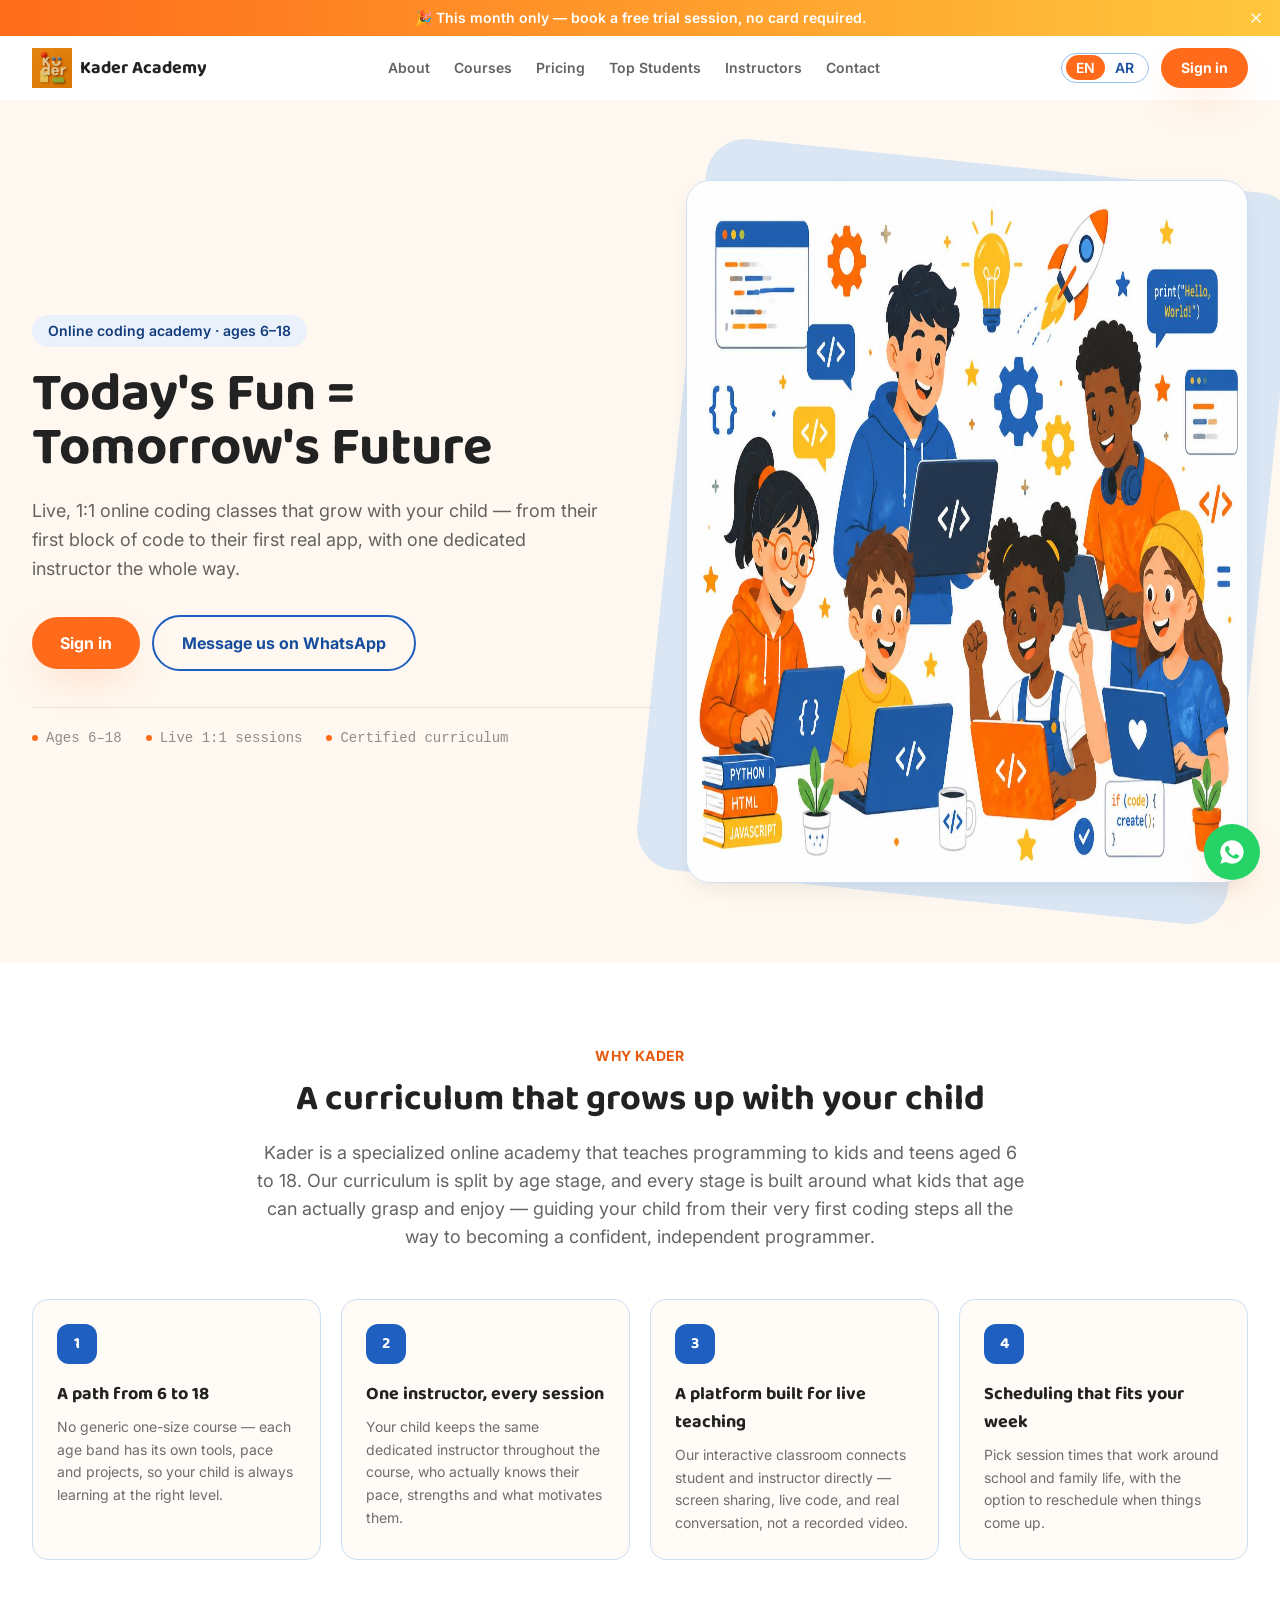
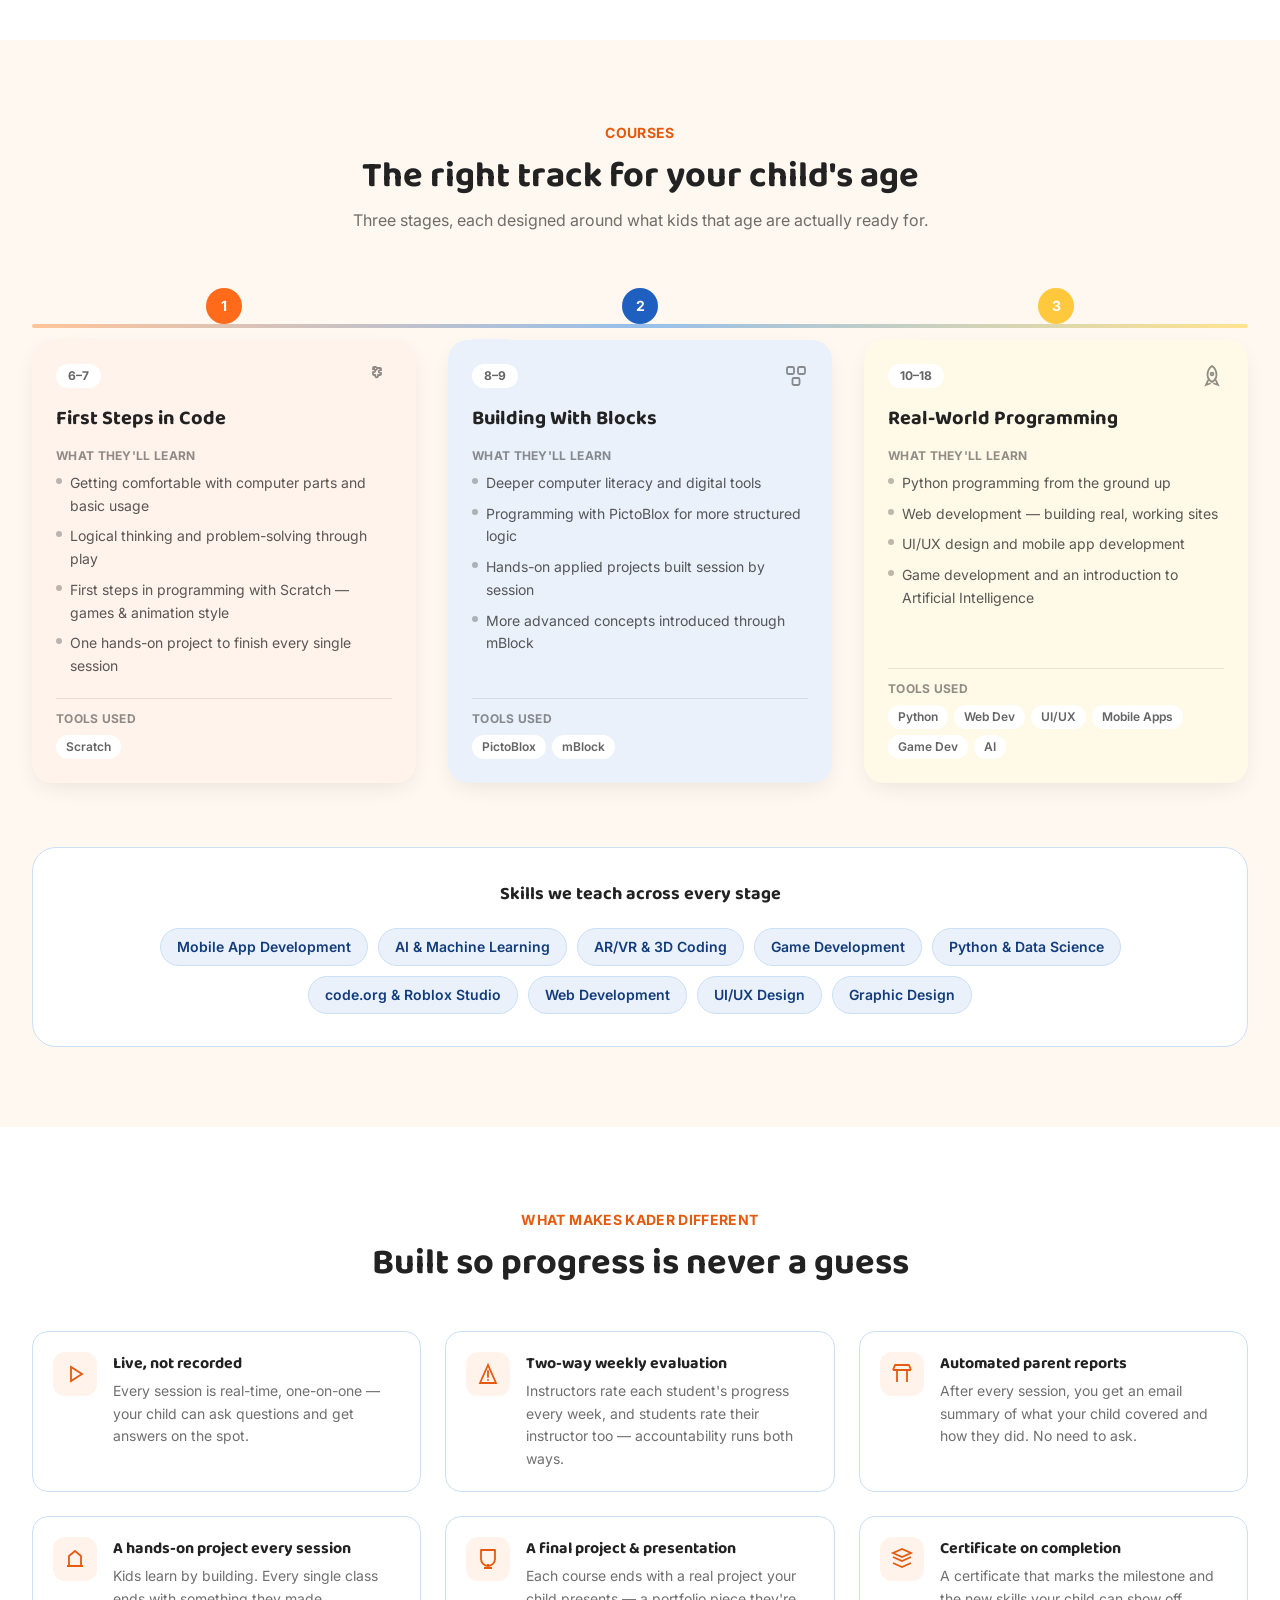
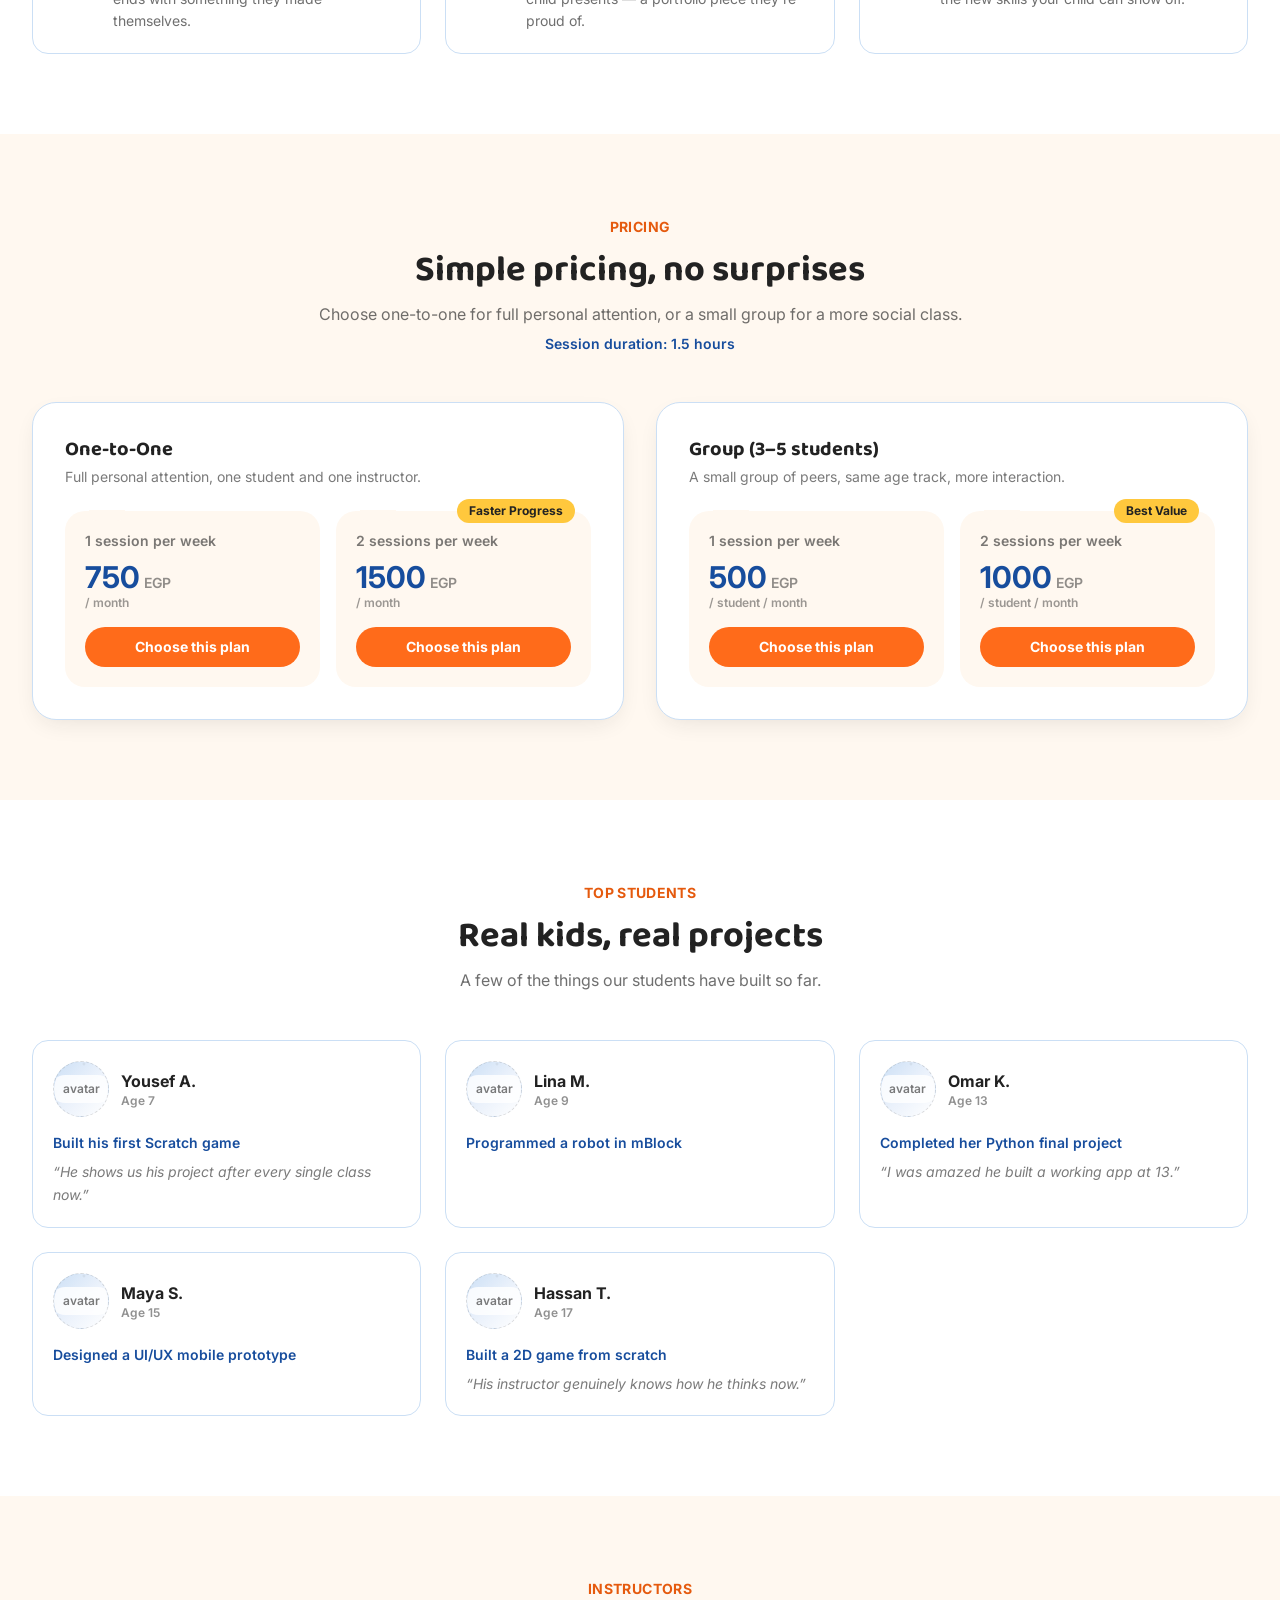
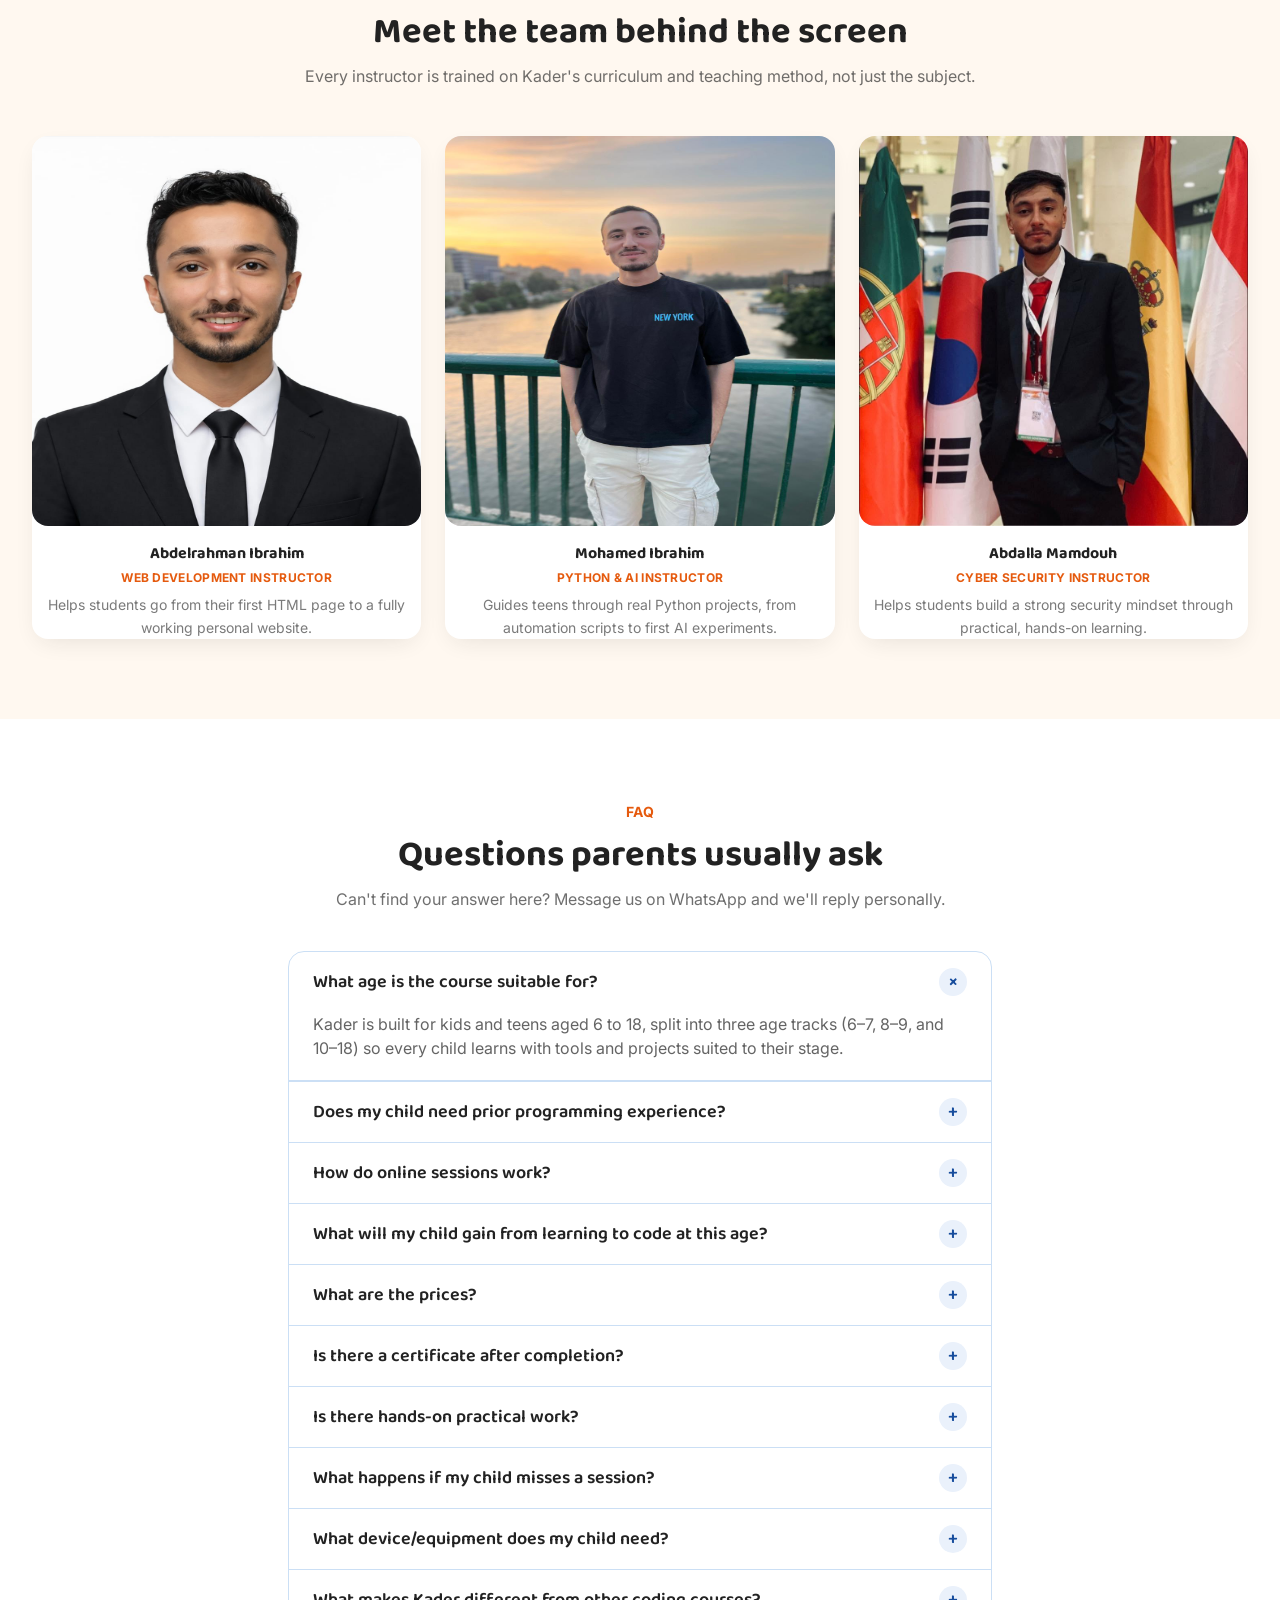
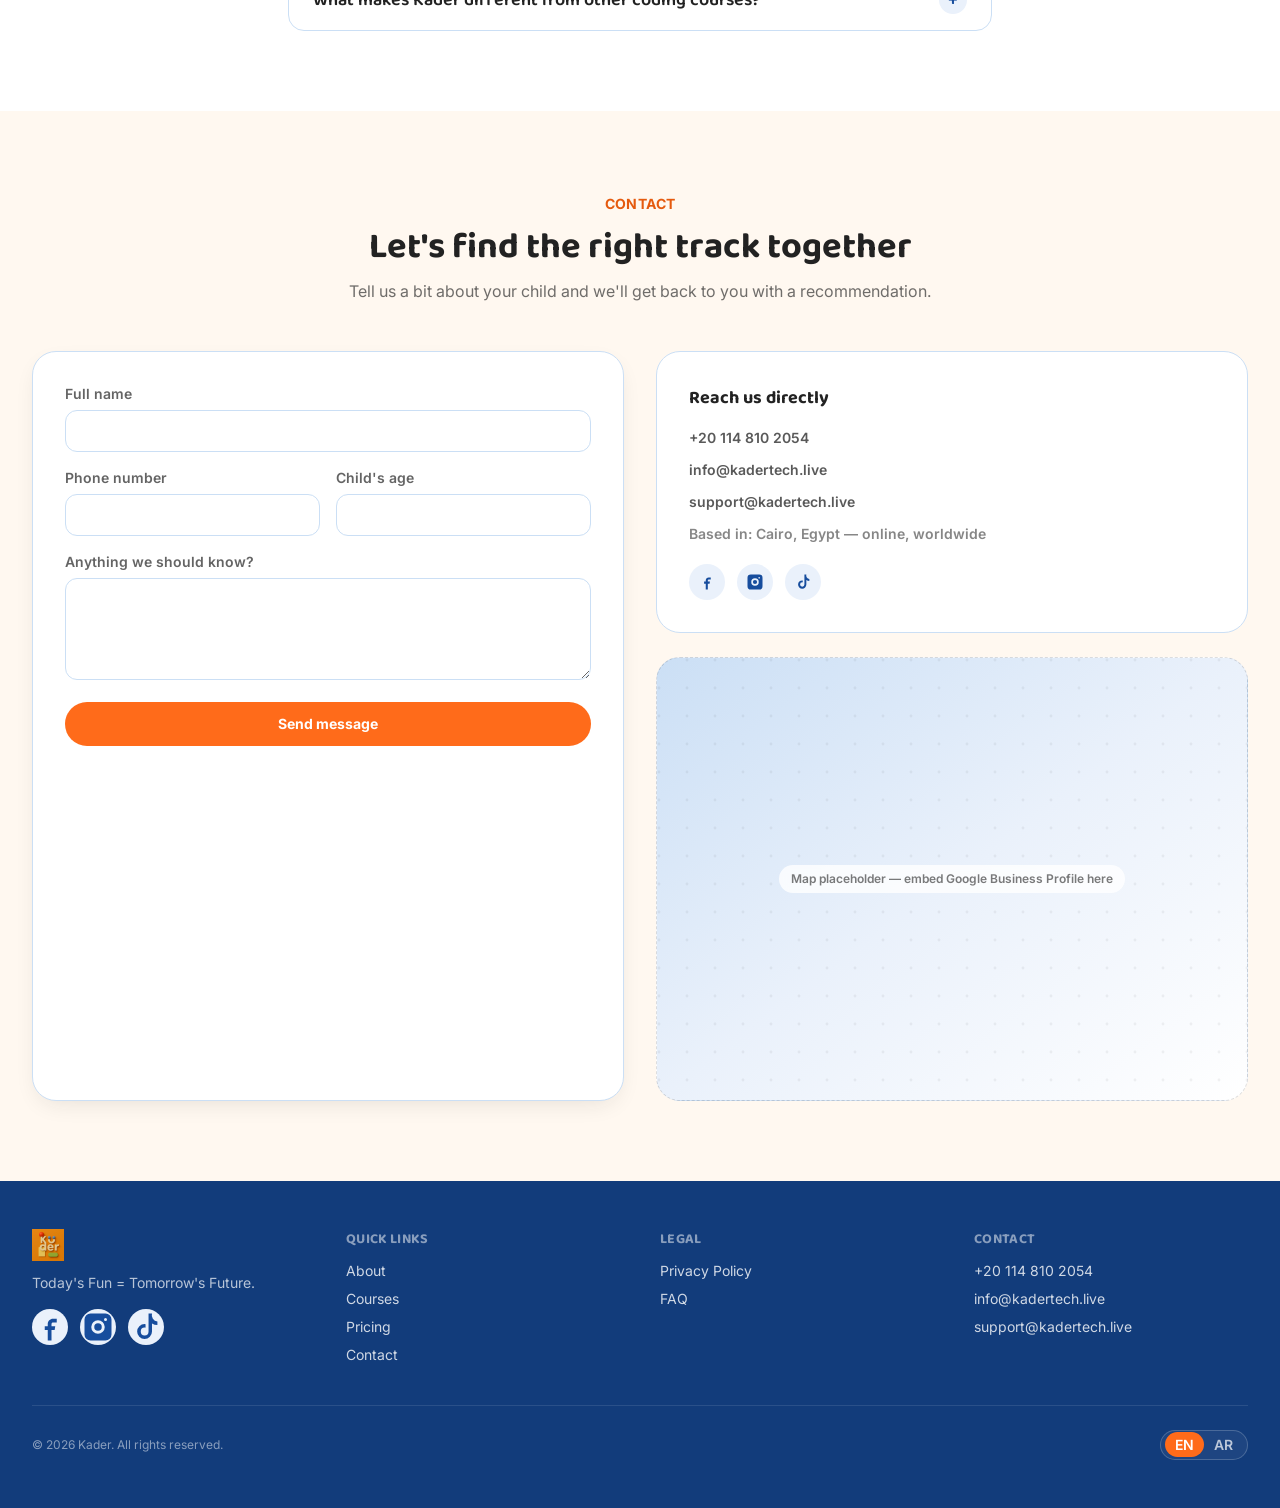
<file: index.html>
<!DOCTYPE html>
<html lang="ar" dir="rtl">
<head>
  <meta charset="UTF-8" />
  <meta name="robots" content="noindex, follow" />
  <!--
    This root file only redirects to the language-specific canonical page.
    robots is set to noindex (not index, follow) so Google doesn't treat
    this as a separate, competing page against /ar and /en — those are
    the canonical pages declared in sitemap.xml and meant to rank.
    The redirect target uses the clean canonical path (/ar or /en) rather
    than the relative .html file, so the URL in the address bar matches
    the canonical tag on the destination page exactly.
  -->
  <meta http-equiv="refresh" content="0; url=/ar" />
  <link rel="canonical" href="https://kadertech.live/ar" />
  <title>Kader Academy — كادر</title>
  <script>
    var saved = localStorage.getItem("kader_locale");
    var preferred = saved === "en" ? "en" : (navigator.language || "").toLowerCase().startsWith("en") ? "en" : "ar";
    window.location.replace("/" + preferred);
  </script>
</head>
<body>
  <p>Redirecting… / جاري التحويل… <a href="/ar">العربية</a> · <a href="/en">English</a></p>
</body>
</html>
</file>
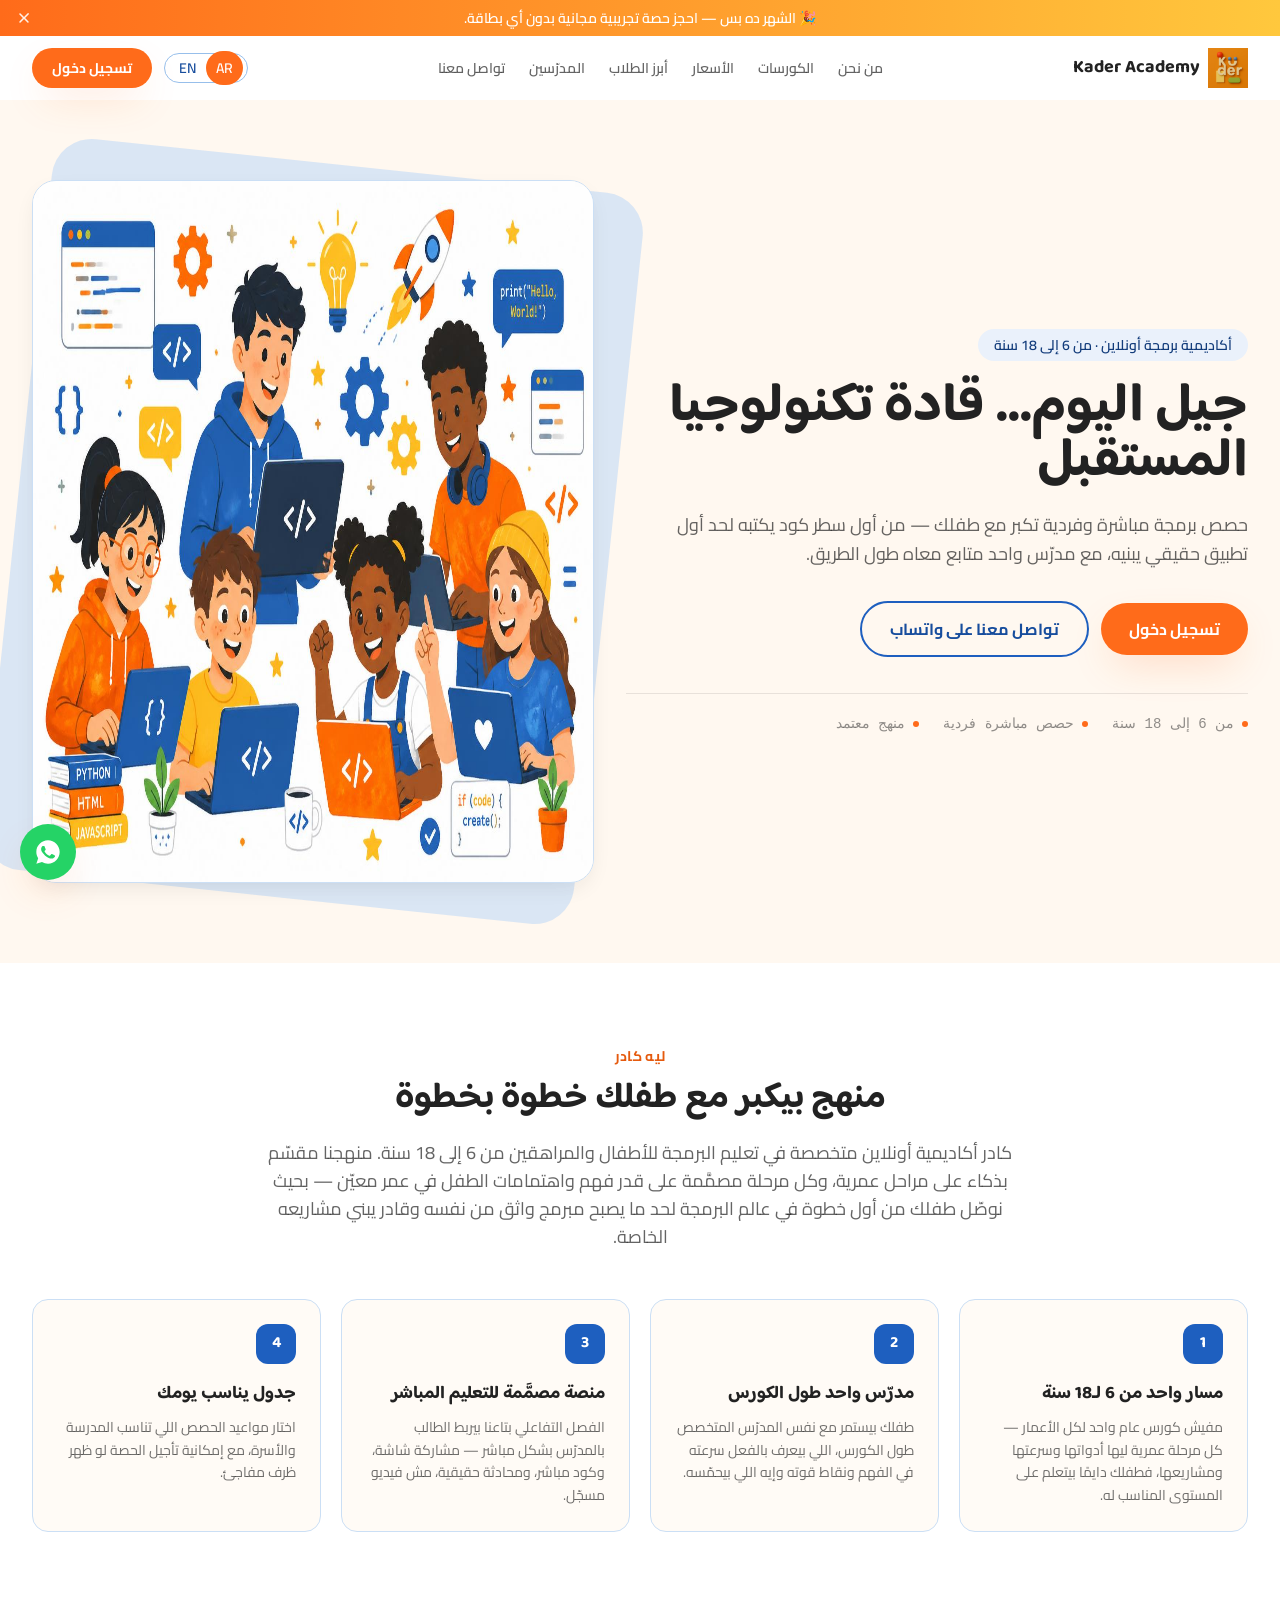
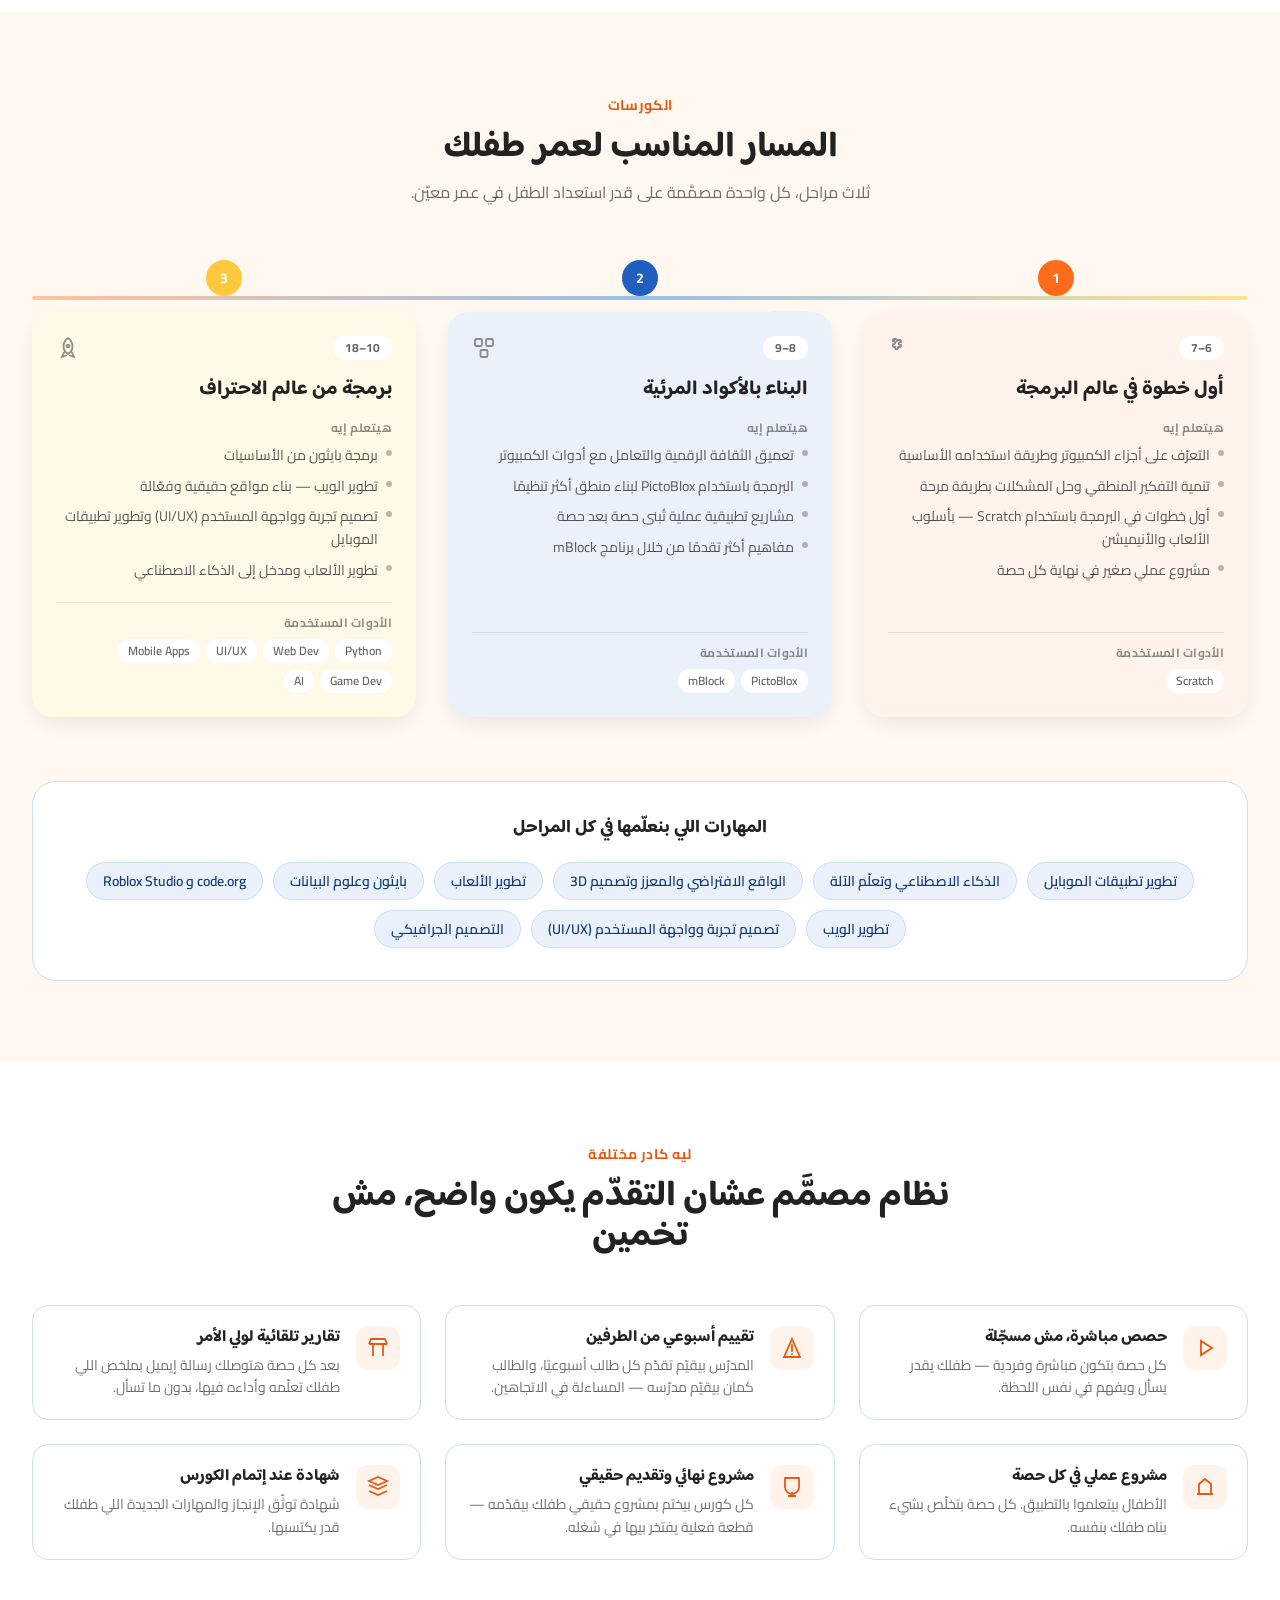
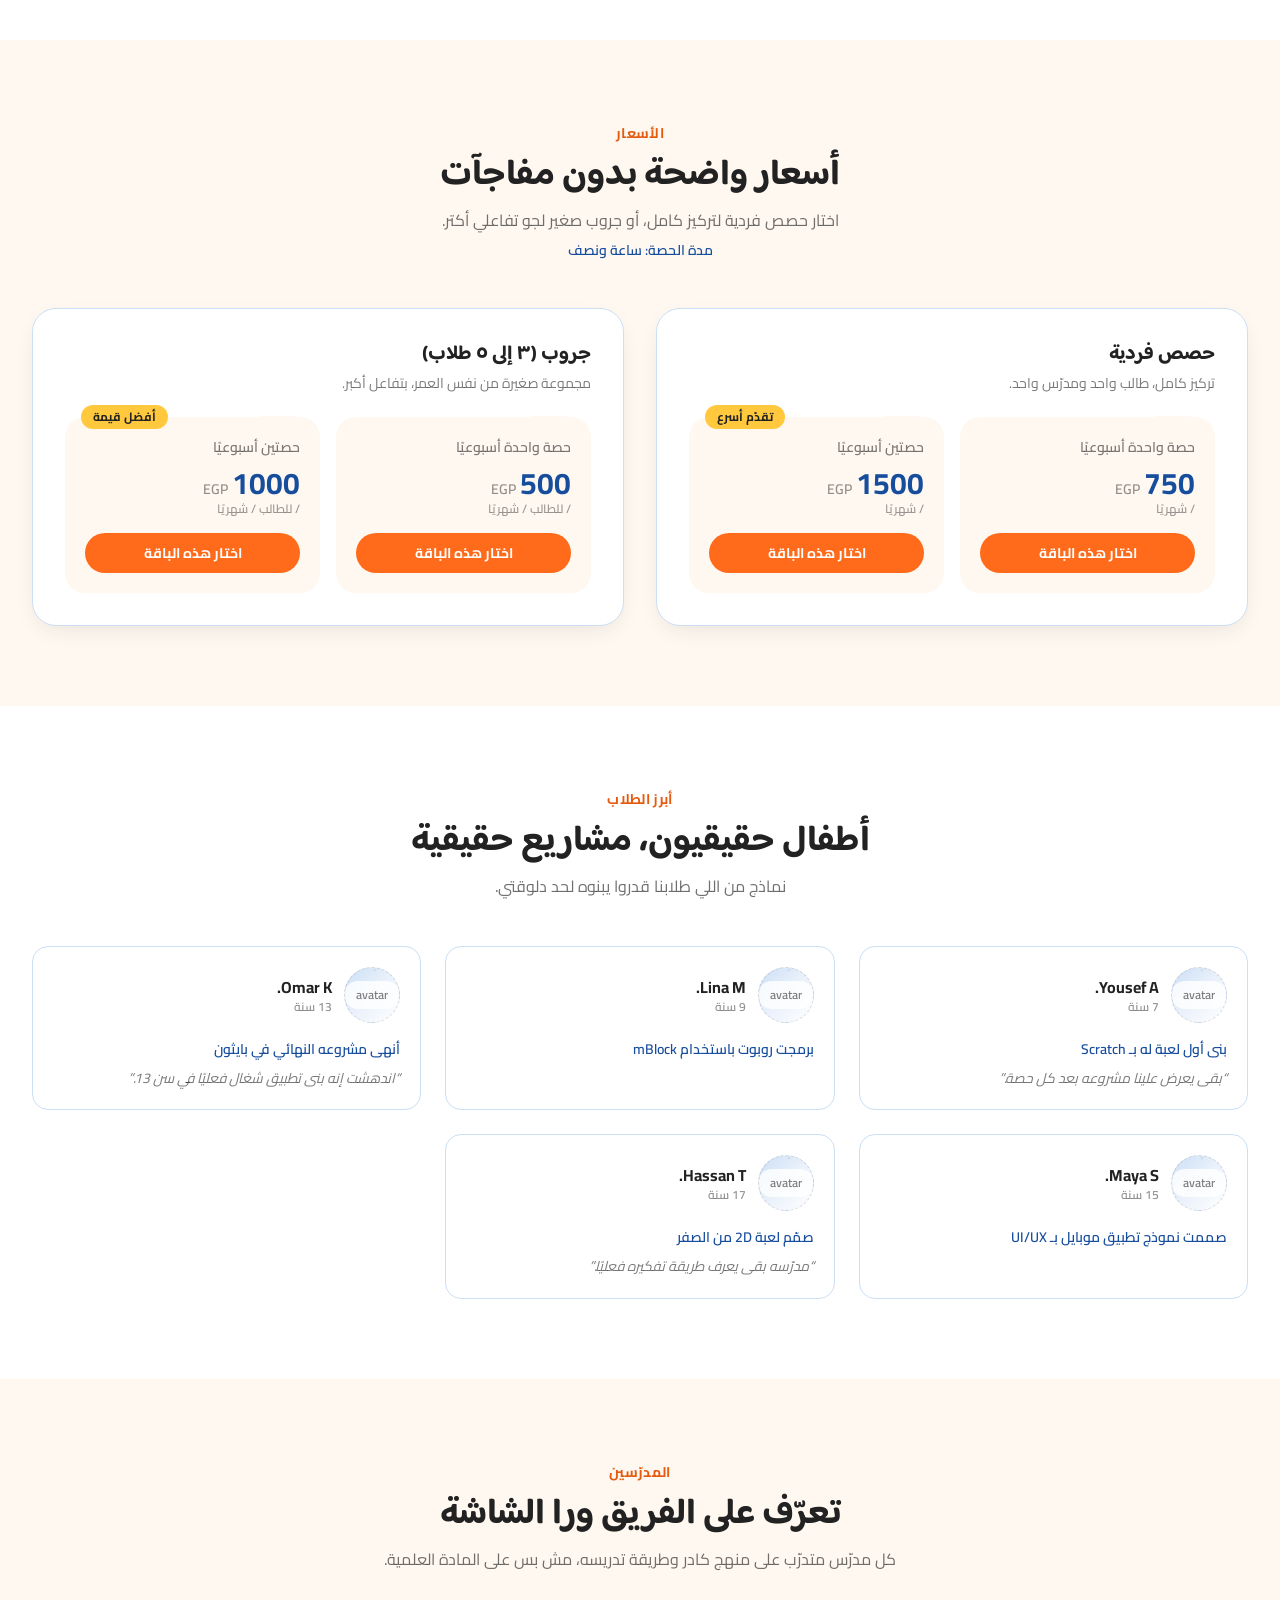
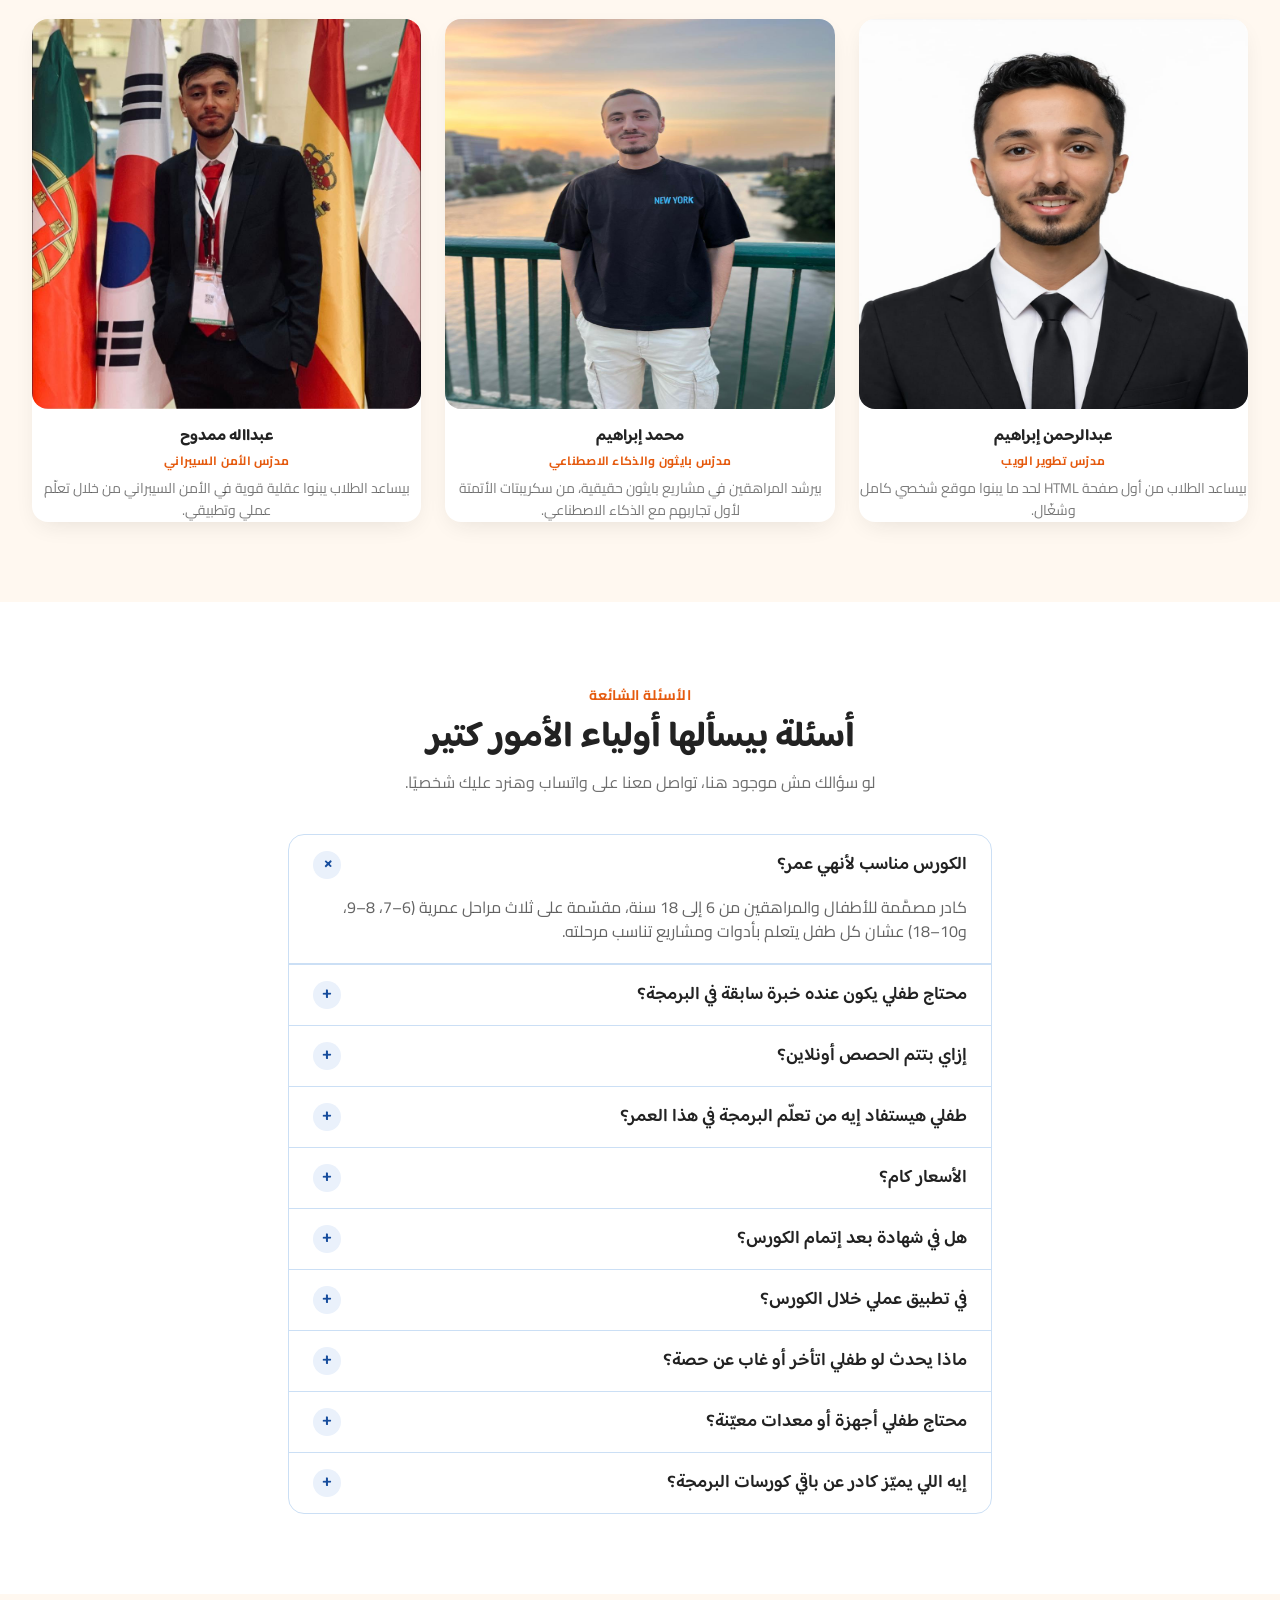
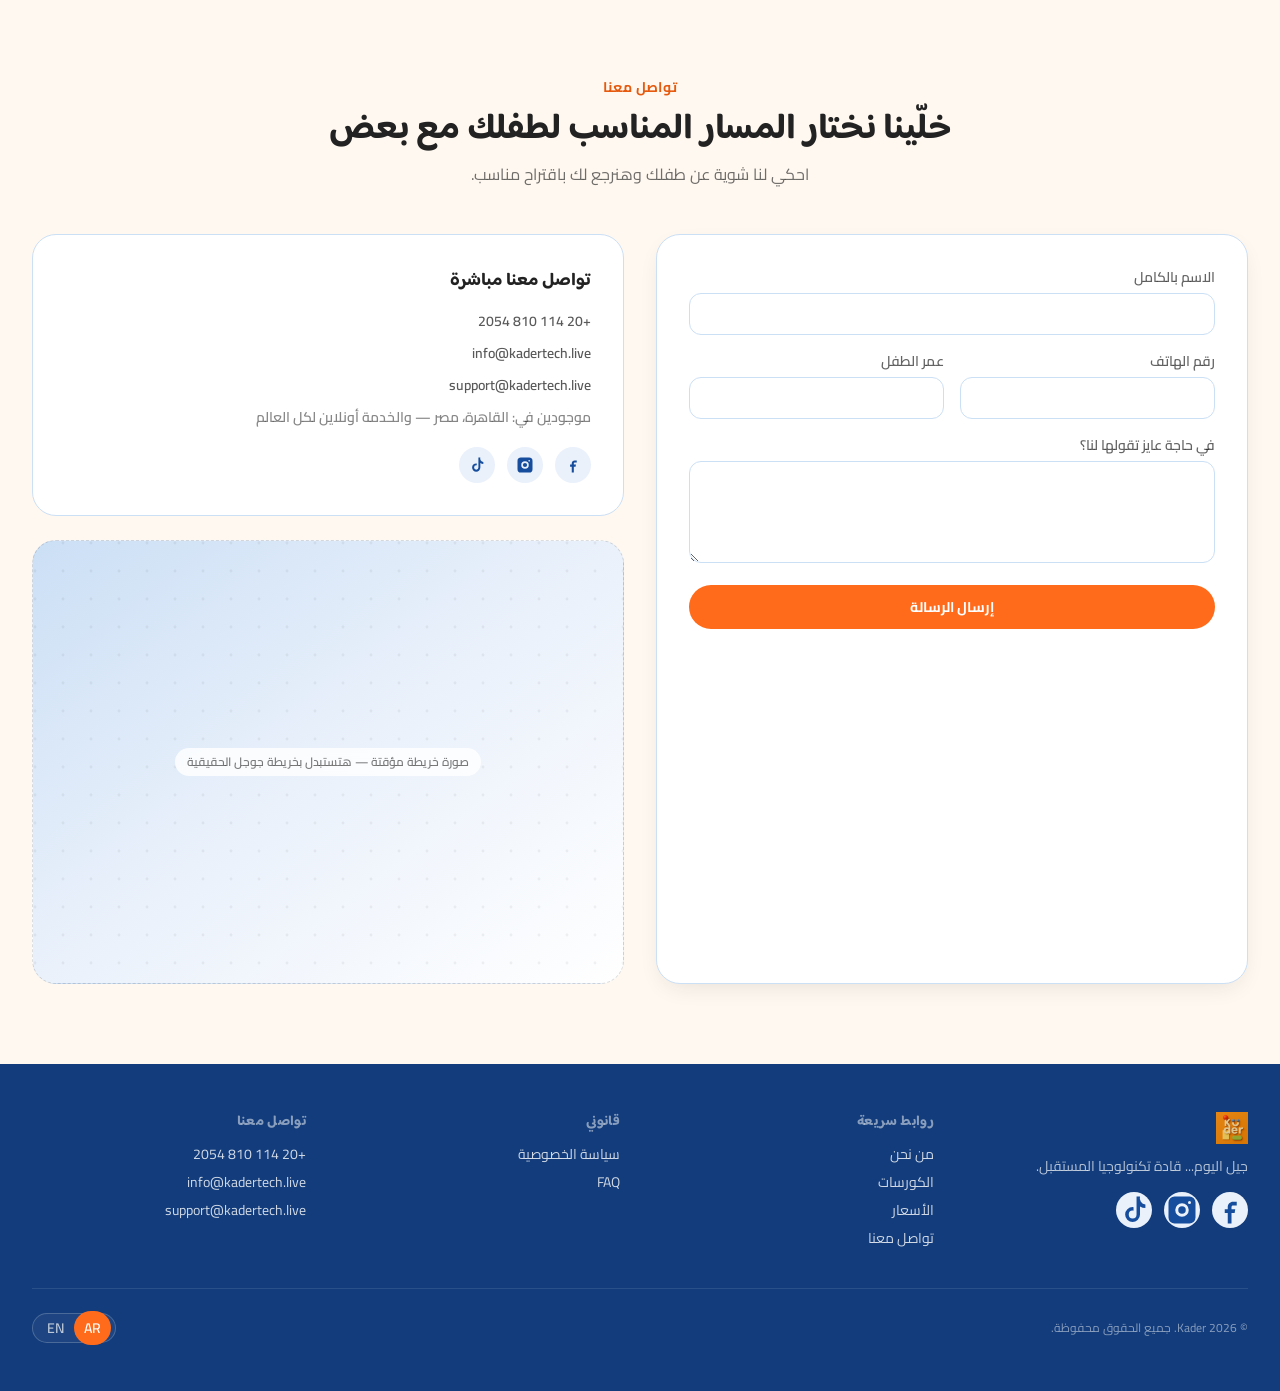
<file: ar/index.html>
<!DOCTYPE html>
<html lang="ar" dir="rtl">
<head>
  <meta charset="UTF-8" />
  <meta name="viewport" content="width=device-width, initial-scale=1" />
  <title>كادر — حصص برمجة مباشرة فردية للأطفال والمراهقين (6–18 سنة)</title>
  <meta name="description" content="كادر أكاديمية أونلاين متخصصة في تعليم البرمجة للأطفال والمراهقين من 6 إلى 18 سنة. حصص مباشرة فردية، ومنهج مبني على عمر طفلك، مع مدرّس واحد يعرف اسمه ويتابع تقدّمه." />

  <meta property="og:title" content="كادر — حصص برمجة مباشرة فردية للأطفال والمراهقين (6–18 سنة)" />
  <meta property="og:description" content="كادر أكاديمية أونلاين متخصصة في تعليم البرمجة للأطفال والمراهقين من 6 إلى 18 سنة. حصص مباشرة فردية، ومنهج مبني على عمر طفلك، مع مدرّس واحد يعرف اسمه ويتابع تقدّمه." />
  <meta property="og:type" content="website" />
  <meta property="og:url" content="https://kadertech.live/ar" />
  <meta property="og:site_name" content="Kader Academy" />
  <meta property="og:image" content="https://kadertech.live/assets/img/og-cover.jpg" />
  <meta property="og:image:width" content="1200" />
  <meta property="og:image:height" content="630" />
  <meta property="og:locale" content="ar_EG" />
  <meta property="og:locale:alternate" content="en_US" />

  <meta name="twitter:card" content="summary_large_image" />
  <meta name="twitter:title" content="كادر — حصص برمجة مباشرة فردية للأطفال والمراهقين (6–18 سنة)" />
  <meta name="twitter:description" content="كادر أكاديمية أونلاين متخصصة في تعليم البرمجة للأطفال والمراهقين من 6 إلى 18 سنة." />
  <meta name="twitter:image" content="https://kadertech.live/assets/img/og-cover.jpg" />

  <link rel="canonical" href="https://kadertech.live/ar" />
  <link rel="alternate" hreflang="en" href="https://kadertech.live/en" />
  <link rel="alternate" hreflang="ar" href="https://kadertech.live/ar" />
  <link rel="alternate" hreflang="x-default" href="https://kadertech.live/ar" />

  <link rel="icon" href="../assets/img/favicon.ico" />
  <link rel="apple-touch-icon" href="../assets/img/apple-touch-icon.png" />
  <link rel="manifest" href="../manifest.json" />
  <meta name="theme-color" content="#ff6b35" />
  <link rel="preconnect" href="https://fonts.googleapis.com">
  <link rel="preconnect" href="https://fonts.gstatic.com" crossorigin>
  <link href="https://fonts.googleapis.com/css2?family=Baloo+Bhaijaan+2:wght@600;700&family=Cairo:wght@400;600;700&display=swap" rel="stylesheet">
  <link rel="stylesheet" href="../assets/css/output.css" />

  <script type="application/ld+json">
  {
    "@context": "https://schema.org",
    "@type": "EducationalOrganization",
    "name": "Kader Academy",
    "alternateName": "كادر",
    "url": "https://kadertech.live/ar",
    "logo": "https://kadertech.live/assets/img/logo.jpg",
    "description": "كادر أكاديمية أونلاين متخصصة في تعليم البرمجة للأطفال والمراهقين من 6 إلى 18 سنة، بحصص مباشرة فردية ومنهج مبني على عمر الطفل.",
    "email": "info@kadertech.live",
    "telephone": "+201148102054",
    "areaServed": {
      "@type": "Country",
      "name": "Egypt"
    },
    "sameAs": [
      "https://facebook.com/kadertech",
      "https://instagram.com/kadertechacademy",
      "https://tiktok.com/@kadertechacademy"
    ]
  }
  </script>
  <script type="application/ld+json">
  {
    "@context": "https://schema.org",
    "@graph": [
      {
        "@type": "Course",
        "name": "أول خطوة في عالم البرمجة",
        "description": "التعرّف على أجزاء الكمبيوتر، تنمية التفكير المنطقي، وأول خطوات في البرمجة باستخدام Scratch بأسلوب الألعاب والأنيميشن.",
        "provider": {
          "@type": "EducationalOrganization",
          "name": "Kader Academy",
          "sameAs": "https://kadertech.live/ar"
        },
        "audience": {
          "@type": "EducationalAudience",
          "audienceType": "Children aged 6-7"
        }
      },
      {
        "@type": "Course",
        "name": "البناء بالأكواد المرئية",
        "description": "تعميق الثقافة الرقمية والبرمجة باستخدام PictoBlox وmBlock لبناء منطق أكثر تنظيمًا من خلال مشاريع تطبيقية عملية.",
        "provider": {
          "@type": "EducationalOrganization",
          "name": "Kader Academy",
          "sameAs": "https://kadertech.live/ar"
        },
        "audience": {
          "@type": "EducationalAudience",
          "audienceType": "Children aged 8-9"
        }
      },
      {
        "@type": "Course",
        "name": "برمجة من عالم الاحتراف",
        "description": "برمجة بايثون من الأساسيات، تطوير الويب، تصميم UI/UX وتطبيقات الموبايل، تطوير الألعاب، ومدخل إلى الذكاء الاصطناعي.",
        "provider": {
          "@type": "EducationalOrganization",
          "name": "Kader Academy",
          "sameAs": "https://kadertech.live/ar"
        },
        "audience": {
          "@type": "EducationalAudience",
          "audienceType": "Children and teens aged 10-18"
        }
      }
    ]
  }
  </script>
  <script type="application/ld+json">
  {
    "@context": "https://schema.org",
    "@type": "ContactPoint",
    "telephone": "+20-114-810-2054",
    "email": "support@kadertech.live",
    "contactType": "customer support",
    "areaServed": "EG",
    "availableLanguage": ["Arabic", "English"]
  }
  </script>
</head>
<body class="bg-white font-body text-ink antialiased">
  
  <div id="announcement-banner" class="relative flex items-center justify-center gap-3 bg-gradient-to-r from-primary-500 to-accent-500 px-4 py-2 text-center text-sm font-semibold text-white">
    <p>🎉 الشهر ده بس — احجز حصة تجريبية مجانية بدون أي بطاقة.</p>
    <button data-dismiss-announcement aria-label="إغلاق الإعلان" class="absolute end-3 top-1/2 -translate-y-1/2 rounded-full p-1 text-white/90 hover:bg-white/15">
      <svg viewBox="0 0 20 20" class="h-4 w-4" fill="currentColor" aria-hidden="true"><path d="M4.3 4.3a1 1 0 0 1 1.4 0L10 8.6l4.3-4.3a1 1 0 1 1 1.4 1.4L11.4 10l4.3 4.3a1 1 0 0 1-1.4 1.4L10 11.4l-4.3 4.3a1 1 0 0 1-1.4-1.4L8.6 10 4.3 5.7a1 1 0 0 1 0-1.4Z"/></svg>
    </button>
  </div>
  
  <header id="site-header" class="sticky top-0 z-30 bg-white/95 backdrop-blur transition-shadow">
    <div class="mx-auto flex max-w-7xl items-center justify-between gap-4 px-4 py-3 sm:px-6 lg:px-8">
      <a href="index.html" class="flex items-center gap-2">
        <img src="../assets/img/logo.jpg" alt="كادر" class="h-10 w-auto"  loading="eager" fetchpriority="high" />
        <span class="font-display text-lg font-bold text-ink">Kader Academy</span>
      </a>

      <nav class="hidden items-center gap-6 lg:flex" aria-label="Primary">
        <a href="index.html#about" class="text-sm font-semibold text-ink/70 hover:text-secondary-600">من نحن</a>
<a href="index.html#courses" class="text-sm font-semibold text-ink/70 hover:text-secondary-600">الكورسات</a>
<a href="index.html#pricing" class="text-sm font-semibold text-ink/70 hover:text-secondary-600">الأسعار</a>
<a href="index.html#top-students" class="text-sm font-semibold text-ink/70 hover:text-secondary-600">أبرز الطلاب</a>
<a href="index.html#instructors" class="text-sm font-semibold text-ink/70 hover:text-secondary-600">المدرّسين</a>
<a href="index.html#contact" class="text-sm font-semibold text-ink/70 hover:text-secondary-600">تواصل معنا</a>
      </nav>

      <div class="hidden items-center gap-3 lg:flex">
        <div class="rounded-full border border-secondary-200 bg-white px-1 py-1 text-sm" role="group" aria-label="اللغة"><a href="../en/index.html" data-set-locale="en" class="rounded-full px-2.5 py-1 font-semibold transition-colors text-secondary-600 hover:bg-secondary-50">EN</a><a href="#" aria-current="true" class="rounded-full px-2.5 py-1 font-semibold transition-colors bg-primary-500 text-white">AR</a></div>
        <a href="https://kadertech.live/login" rel="nofollow" class="rounded-full bg-primary-500 px-5 py-2.5 text-sm font-bold text-white shadow-lift transition-transform hover:-translate-y-0.5">
          تسجيل دخول
        </a>
      </div>

      <button id="menu-toggle" aria-label="القائمة" aria-expanded="false" class="flex h-10 w-10 items-center justify-center rounded-lg border border-secondary-100 lg:hidden">
        <span id="menu-icon-open"><svg viewBox="0 0 24 24" class="h-5 w-5" fill="none" stroke="currentColor" stroke-width="2" aria-hidden="true"><path d="M4 7h16M4 12h16M4 17h16" stroke-linecap="round"/></svg></span>
        <span id="menu-icon-close" class="hidden"><svg viewBox="0 0 24 24" class="h-5 w-5" fill="none" stroke="currentColor" stroke-width="2" aria-hidden="true"><path d="M6 6l12 12M18 6 6 18" stroke-linecap="round"/></svg></span>
      </button>
    </div>

    <div id="mobile-menu" class="hidden border-t border-secondary-100 bg-white px-4 py-4 lg:hidden">
      <nav class="flex flex-col gap-3" aria-label="Mobile">
        <a href="index.html#about" class="rounded-lg px-2 py-2 text-sm font-semibold text-ink/80 hover:bg-secondary-50">من نحن</a>
<a href="index.html#courses" class="rounded-lg px-2 py-2 text-sm font-semibold text-ink/80 hover:bg-secondary-50">الكورسات</a>
<a href="index.html#pricing" class="rounded-lg px-2 py-2 text-sm font-semibold text-ink/80 hover:bg-secondary-50">الأسعار</a>
<a href="index.html#top-students" class="rounded-lg px-2 py-2 text-sm font-semibold text-ink/80 hover:bg-secondary-50">أبرز الطلاب</a>
<a href="index.html#instructors" class="rounded-lg px-2 py-2 text-sm font-semibold text-ink/80 hover:bg-secondary-50">المدرّسين</a>
<a href="index.html#contact" class="rounded-lg px-2 py-2 text-sm font-semibold text-ink/80 hover:bg-secondary-50">تواصل معنا</a>
      </nav>
      <div class="mt-4 flex items-center justify-between gap-3">
        <div class="rounded-full border border-secondary-200 bg-white px-1 py-1 text-sm" role="group" aria-label="اللغة"><a href="../en/index.html" data-set-locale="en" class="rounded-full px-2.5 py-1 font-semibold transition-colors text-secondary-600 hover:bg-secondary-50">EN</a><a href="#" aria-current="true" class="rounded-full px-2.5 py-1 font-semibold transition-colors bg-primary-500 text-white">AR</a></div>
        <a href="https://kadertech.live/login" rel="nofollow" class="flex-1 rounded-full bg-primary-500 px-4 py-2.5 text-center text-sm font-bold text-white">
          تسجيل دخول
        </a>
      </div>
    </div>
  </header>
  <main>
    
  <section class="relative overflow-hidden bg-cream">
    <div class="mx-auto grid max-w-7xl items-center gap-10 px-4 py-14 sm:px-6 lg:grid-cols-[1.05fr_0.95fr] lg:gap-8 lg:px-8 lg:py-20">
      <div class="animate-fade-up">
        <span class="inline-flex items-center gap-2 rounded-full bg-secondary-50 px-4 py-1.5 text-sm font-semibold text-secondary-700">
          أكاديمية برمجة أونلاين · من 6 إلى 18 سنة
        </span>
        <h1 class="mt-5 text-4xl font-bold leading-tight text-ink sm:text-5xl lg:text-[3.4rem]">
          جيل اليوم... قادة تكنولوجيا المستقبل
        </h1>
        <p class="mt-5 max-w-xl font-body text-lg leading-relaxed text-ink/70">
          حصص برمجة مباشرة وفردية تكبر مع طفلك — من أول سطر كود يكتبه لحد أول تطبيق حقيقي يبنيه، مع مدرّس واحد متابع معاه طول الطريق.
        </p>

        <div class="mt-8 flex flex-wrap items-center gap-3">
          <a href="https://kadertech.live/login" rel="nofollow" class="rounded-full bg-primary-500 px-7 py-3.5 text-base font-bold text-white shadow-lift transition-transform hover:-translate-y-0.5">
            تسجيل دخول
          </a>
          <a href="https://wa.me/201148102054" target="_blank" rel="noopener noreferrer" class="rounded-full border-2 border-secondary-500 px-7 py-3.5 text-base font-bold text-secondary-600 transition-colors hover:bg-secondary-50">
            تواصل معنا على واتساب
          </a>
        </div>

        <ul class="mt-9 flex flex-wrap gap-x-6 gap-y-2 border-t border-ink/10 pt-5 font-mono text-xs text-ink/50 sm:text-sm">
          <li class="flex items-center gap-2"><span class="h-1.5 w-1.5 rounded-full bg-primary-500" aria-hidden="true"></span>من 6 إلى 18 سنة</li>
<li class="flex items-center gap-2"><span class="h-1.5 w-1.5 rounded-full bg-primary-500" aria-hidden="true"></span>حصص مباشرة فردية</li>
<li class="flex items-center gap-2"><span class="h-1.5 w-1.5 rounded-full bg-primary-500" aria-hidden="true"></span>منهج معتمد</li>
        </ul>
      </div>

      <div class="relative animate-pop lg:justify-self-end">
        <div class="absolute -inset-4 -z-10 rotate-3 rounded-[2.5rem] bg-secondary-100/70 lg:rotate-6" aria-hidden="true"></div>

        <div class="relative w-full max-w-sm overflow-hidden rounded-3xl aspect-[4/5] border border-secondary-100 shadow-soft sm:max-w-md animate-float-slow">
          <img src="../assets/img/hero-kids-coding.jpg" alt="أطفال يتعلمون البرمجة" class="h-full w-full object-cover" width="1536" height="1024" loading="eager" fetchpriority="high" />
        </div>
      </div>
    </div>
  </section>

  <section id="about" class="bg-white py-16 sm:py-20">
    <div class="mx-auto max-w-7xl px-4 sm:px-6 lg:px-8">
      <div class="mx-auto max-w-3xl text-center">
        <span class="text-sm font-bold uppercase tracking-wide text-primary-600">ليه كادر</span>
        <h2 class="mt-3 text-3xl font-bold text-ink sm:text-4xl">منهج بيكبر مع طفلك خطوة بخطوة</h2>
        <p class="mt-5 font-body text-base leading-relaxed text-ink/70 sm:text-lg">كادر أكاديمية أونلاين متخصصة في تعليم البرمجة للأطفال والمراهقين من 6 إلى 18 سنة. منهجنا مقسّم بذكاء على مراحل عمرية، وكل مرحلة مصمَّمة على قدر فهم واهتمامات الطفل في عمر معيّن — بحيث نوصّل طفلك من أول خطوة في عالم البرمجة لحد ما يصبح مبرمج واثق من نفسه وقادر يبني مشاريعه الخاصة.</p>
      </div>
      <div class="mt-12 grid gap-5 sm:grid-cols-2 lg:grid-cols-4">
        
      <div class="rounded-2xl border border-secondary-100 bg-cream/60 p-6 transition-transform hover:-translate-y-1">
        <span class="flex h-10 w-10 items-center justify-center rounded-xl bg-secondary-500 font-display text-base font-bold text-white">1</span>
        <h3 class="mt-4 text-lg font-bold text-ink">مسار واحد من 6 لـ18 سنة</h3>
        <p class="mt-2 font-body text-sm leading-relaxed text-ink/65">مفيش كورس عام واحد لكل الأعمار — كل مرحلة عمرية ليها أدواتها وسرعتها ومشاريعها، فطفلك دايمًا بيتعلم على المستوى المناسب له.</p>
      </div>

      <div class="rounded-2xl border border-secondary-100 bg-cream/60 p-6 transition-transform hover:-translate-y-1">
        <span class="flex h-10 w-10 items-center justify-center rounded-xl bg-secondary-500 font-display text-base font-bold text-white">2</span>
        <h3 class="mt-4 text-lg font-bold text-ink">مدرّس واحد طول الكورس</h3>
        <p class="mt-2 font-body text-sm leading-relaxed text-ink/65">طفلك بيستمر مع نفس المدرّس المتخصص طول الكورس، اللي بيعرف بالفعل سرعته في الفهم ونقاط قوته وإيه اللي بيحمّسه.</p>
      </div>

      <div class="rounded-2xl border border-secondary-100 bg-cream/60 p-6 transition-transform hover:-translate-y-1">
        <span class="flex h-10 w-10 items-center justify-center rounded-xl bg-secondary-500 font-display text-base font-bold text-white">3</span>
        <h3 class="mt-4 text-lg font-bold text-ink">منصة مصمَّمة للتعليم المباشر</h3>
        <p class="mt-2 font-body text-sm leading-relaxed text-ink/65">الفصل التفاعلي بتاعنا بيربط الطالب بالمدرّس بشكل مباشر — مشاركة شاشة، وكود مباشر، ومحادثة حقيقية، مش فيديو مسجّل.</p>
      </div>

      <div class="rounded-2xl border border-secondary-100 bg-cream/60 p-6 transition-transform hover:-translate-y-1">
        <span class="flex h-10 w-10 items-center justify-center rounded-xl bg-secondary-500 font-display text-base font-bold text-white">4</span>
        <h3 class="mt-4 text-lg font-bold text-ink">جدول يناسب يومك</h3>
        <p class="mt-2 font-body text-sm leading-relaxed text-ink/65">اختار مواعيد الحصص اللي تناسب المدرسة والأسرة، مع إمكانية تأجيل الحصة لو ظهر ظرف مفاجئ.</p>
      </div>
      </div>
    </div>
  </section>

  <section id="courses" class="bg-cream py-16 sm:py-20">
    <div class="mx-auto max-w-7xl px-4 sm:px-6 lg:px-8">
      <div class="mx-auto max-w-2xl text-center">
        <span class="text-sm font-bold uppercase tracking-wide text-primary-600">الكورسات</span>
        <h2 class="mt-3 text-3xl font-bold text-ink sm:text-4xl">المسار المناسب لعمر طفلك</h2>
        <p class="mt-3 font-body text-ink/65">ثلاث مراحل، كل واحدة مصمَّمة على قدر استعداد الطفل في عمر معيّن.</p>
      </div>

      <div class="relative mt-14">
        <div class="absolute top-9 hidden h-1 w-full rounded-full bg-gradient-to-r from-primary-200 via-secondary-200 to-accent-200 sm:block" aria-hidden="true"></div>
        <ol class="relative grid gap-8 sm:grid-cols-3">
          
      <li class="flex flex-col">
        <div class="flex items-center gap-3 sm:justify-center">
          <span class="flex h-9 w-9 flex-none items-center justify-center rounded-full text-sm font-bold text-white bg-primary-500">1</span>
          <span class="font-display text-sm font-semibold text-ink/60 sm:hidden">هيتعلم إيه</span>
        </div>
        <div class="block-card mt-4 flex flex-1 flex-col p-6 shadow-soft bg-primary-50">
          <div class="flex items-center justify-between">
            <span class="rounded-full bg-white px-3 py-1 text-xs font-bold text-ink/70">6–7</span>
            <span class="text-ink/50"><svg viewBox="0 0 24 24" class="h-6 w-6" fill="none" stroke="currentColor" stroke-width="1.8"><path d="M9 4h3a1 1 0 0 1 1 1v1.2a1.5 1.5 0 1 0 0 2.6V10a1 1 0 0 1-1 1H10a1.5 1.5 0 1 1-2.6 0H6a1 1 0 0 1-1-1V8a1.5 1.5 0 1 0 0-2.6V4a1 1 0 0 1 1-1h2a1.5 1.5 0 1 0 1 1Z" stroke-linejoin="round"/></svg></span>
          </div>
          <h3 class="mt-4 text-xl font-bold text-ink">أول خطوة في عالم البرمجة</h3>
          <p class="mt-4 text-xs font-bold uppercase tracking-wide text-ink/50">هيتعلم إيه</p>
          <ul class="mt-2 flex-1 space-y-2"><li class="flex gap-2 text-sm leading-relaxed text-ink/75"><span class="mt-1.5 h-1.5 w-1.5 flex-none rounded-full bg-ink/30" aria-hidden="true"></span>التعرّف على أجزاء الكمبيوتر وطريقة استخدامه الأساسية</li>
<li class="flex gap-2 text-sm leading-relaxed text-ink/75"><span class="mt-1.5 h-1.5 w-1.5 flex-none rounded-full bg-ink/30" aria-hidden="true"></span>تنمية التفكير المنطقي وحل المشكلات بطريقة مرحة</li>
<li class="flex gap-2 text-sm leading-relaxed text-ink/75"><span class="mt-1.5 h-1.5 w-1.5 flex-none rounded-full bg-ink/30" aria-hidden="true"></span>أول خطوات في البرمجة باستخدام Scratch — بأسلوب الألعاب والأنيميشن</li>
<li class="flex gap-2 text-sm leading-relaxed text-ink/75"><span class="mt-1.5 h-1.5 w-1.5 flex-none rounded-full bg-ink/30" aria-hidden="true"></span>مشروع عملي صغير في نهاية كل حصة</li></ul>
          <div class="mt-5 border-t border-ink/10 pt-3">
            <p class="text-xs font-bold uppercase tracking-wide text-ink/50">الأدوات المستخدمة</p>
            <div class="mt-2 flex flex-wrap gap-1.5"><span class="rounded-full bg-white px-2.5 py-1 text-xs font-semibold text-ink/70">Scratch</span></div>
          </div>
        </div>
      </li>

      <li class="flex flex-col">
        <div class="flex items-center gap-3 sm:justify-center">
          <span class="flex h-9 w-9 flex-none items-center justify-center rounded-full text-sm font-bold text-white bg-secondary-500">2</span>
          <span class="font-display text-sm font-semibold text-ink/60 sm:hidden">هيتعلم إيه</span>
        </div>
        <div class="block-card mt-4 flex flex-1 flex-col p-6 shadow-soft bg-secondary-50">
          <div class="flex items-center justify-between">
            <span class="rounded-full bg-white px-3 py-1 text-xs font-bold text-ink/70">8–9</span>
            <span class="text-ink/50"><svg viewBox="0 0 24 24" class="h-6 w-6" fill="none" stroke="currentColor" stroke-width="1.8"><rect x="3" y="3" width="7" height="7" rx="1.5"/><rect x="14" y="3" width="7" height="7" rx="1.5"/><rect x="8.5" y="14" width="7" height="7" rx="1.5"/></svg></span>
          </div>
          <h3 class="mt-4 text-xl font-bold text-ink">البناء بالأكواد المرئية</h3>
          <p class="mt-4 text-xs font-bold uppercase tracking-wide text-ink/50">هيتعلم إيه</p>
          <ul class="mt-2 flex-1 space-y-2"><li class="flex gap-2 text-sm leading-relaxed text-ink/75"><span class="mt-1.5 h-1.5 w-1.5 flex-none rounded-full bg-ink/30" aria-hidden="true"></span>تعميق الثقافة الرقمية والتعامل مع أدوات الكمبيوتر</li>
<li class="flex gap-2 text-sm leading-relaxed text-ink/75"><span class="mt-1.5 h-1.5 w-1.5 flex-none rounded-full bg-ink/30" aria-hidden="true"></span>البرمجة باستخدام PictoBlox لبناء منطق أكثر تنظيمًا</li>
<li class="flex gap-2 text-sm leading-relaxed text-ink/75"><span class="mt-1.5 h-1.5 w-1.5 flex-none rounded-full bg-ink/30" aria-hidden="true"></span>مشاريع تطبيقية عملية تُبنى حصة بعد حصة</li>
<li class="flex gap-2 text-sm leading-relaxed text-ink/75"><span class="mt-1.5 h-1.5 w-1.5 flex-none rounded-full bg-ink/30" aria-hidden="true"></span>مفاهيم أكثر تقدمًا من خلال برنامج mBlock</li></ul>
          <div class="mt-5 border-t border-ink/10 pt-3">
            <p class="text-xs font-bold uppercase tracking-wide text-ink/50">الأدوات المستخدمة</p>
            <div class="mt-2 flex flex-wrap gap-1.5"><span class="rounded-full bg-white px-2.5 py-1 text-xs font-semibold text-ink/70">PictoBlox</span>
<span class="rounded-full bg-white px-2.5 py-1 text-xs font-semibold text-ink/70">mBlock</span></div>
          </div>
        </div>
      </li>

      <li class="flex flex-col">
        <div class="flex items-center gap-3 sm:justify-center">
          <span class="flex h-9 w-9 flex-none items-center justify-center rounded-full text-sm font-bold text-white bg-accent-500">3</span>
          <span class="font-display text-sm font-semibold text-ink/60 sm:hidden">هيتعلم إيه</span>
        </div>
        <div class="block-card mt-4 flex flex-1 flex-col p-6 shadow-soft bg-accent-50">
          <div class="flex items-center justify-between">
            <span class="rounded-full bg-white px-3 py-1 text-xs font-bold text-ink/70">10–18</span>
            <span class="text-ink/50"><svg viewBox="0 0 24 24" class="h-6 w-6" fill="none" stroke="currentColor" stroke-width="1.8"><path d="M12 2c3 2 4.5 5.5 4.5 9 0 2-1 4-2 5l-2.5 2-2.5-2c-1-1-2-3-2-5 0-3.5 1.5-7 4.5-9Z" stroke-linejoin="round"/><circle cx="12" cy="10" r="1.4"/><path d="M8 16.5 6 21l4-1.5M16 16.5 18 21l-4-1.5" stroke-linecap="round"/></svg></span>
          </div>
          <h3 class="mt-4 text-xl font-bold text-ink">برمجة من عالم الاحتراف</h3>
          <p class="mt-4 text-xs font-bold uppercase tracking-wide text-ink/50">هيتعلم إيه</p>
          <ul class="mt-2 flex-1 space-y-2"><li class="flex gap-2 text-sm leading-relaxed text-ink/75"><span class="mt-1.5 h-1.5 w-1.5 flex-none rounded-full bg-ink/30" aria-hidden="true"></span>برمجة بايثون من الأساسيات</li>
<li class="flex gap-2 text-sm leading-relaxed text-ink/75"><span class="mt-1.5 h-1.5 w-1.5 flex-none rounded-full bg-ink/30" aria-hidden="true"></span>تطوير الويب — بناء مواقع حقيقية وفعّالة</li>
<li class="flex gap-2 text-sm leading-relaxed text-ink/75"><span class="mt-1.5 h-1.5 w-1.5 flex-none rounded-full bg-ink/30" aria-hidden="true"></span>تصميم تجربة وواجهة المستخدم (UI/UX) وتطوير تطبيقات الموبايل</li>
<li class="flex gap-2 text-sm leading-relaxed text-ink/75"><span class="mt-1.5 h-1.5 w-1.5 flex-none rounded-full bg-ink/30" aria-hidden="true"></span>تطوير الألعاب ومدخل إلى الذكاء الاصطناعي</li></ul>
          <div class="mt-5 border-t border-ink/10 pt-3">
            <p class="text-xs font-bold uppercase tracking-wide text-ink/50">الأدوات المستخدمة</p>
            <div class="mt-2 flex flex-wrap gap-1.5"><span class="rounded-full bg-white px-2.5 py-1 text-xs font-semibold text-ink/70">Python</span>
<span class="rounded-full bg-white px-2.5 py-1 text-xs font-semibold text-ink/70">Web Dev</span>
<span class="rounded-full bg-white px-2.5 py-1 text-xs font-semibold text-ink/70">UI/UX</span>
<span class="rounded-full bg-white px-2.5 py-1 text-xs font-semibold text-ink/70">Mobile Apps</span>
<span class="rounded-full bg-white px-2.5 py-1 text-xs font-semibold text-ink/70">Game Dev</span>
<span class="rounded-full bg-white px-2.5 py-1 text-xs font-semibold text-ink/70">AI</span></div>
          </div>
        </div>
      </li>
        </ol>
      </div>

      <div class="mt-16 rounded-3xl border border-secondary-100 bg-white p-6 sm:p-8">
        <h3 class="text-center text-lg font-bold text-ink">المهارات اللي بنعلّمها في كل المراحل</h3>
        <div class="mt-5 flex flex-wrap justify-center gap-2.5"><span class="rounded-full border border-secondary-100 bg-secondary-50 px-4 py-2 text-sm font-semibold text-secondary-700">تطوير تطبيقات الموبايل</span>
<span class="rounded-full border border-secondary-100 bg-secondary-50 px-4 py-2 text-sm font-semibold text-secondary-700">الذكاء الاصطناعي وتعلّم الآلة</span>
<span class="rounded-full border border-secondary-100 bg-secondary-50 px-4 py-2 text-sm font-semibold text-secondary-700">الواقع الافتراضي والمعزز وتصميم 3D</span>
<span class="rounded-full border border-secondary-100 bg-secondary-50 px-4 py-2 text-sm font-semibold text-secondary-700">تطوير الألعاب</span>
<span class="rounded-full border border-secondary-100 bg-secondary-50 px-4 py-2 text-sm font-semibold text-secondary-700">بايثون وعلوم البيانات</span>
<span class="rounded-full border border-secondary-100 bg-secondary-50 px-4 py-2 text-sm font-semibold text-secondary-700">code.org و Roblox Studio</span>
<span class="rounded-full border border-secondary-100 bg-secondary-50 px-4 py-2 text-sm font-semibold text-secondary-700">تطوير الويب</span>
<span class="rounded-full border border-secondary-100 bg-secondary-50 px-4 py-2 text-sm font-semibold text-secondary-700">تصميم تجربة وواجهة المستخدم (UI/UX)</span>
<span class="rounded-full border border-secondary-100 bg-secondary-50 px-4 py-2 text-sm font-semibold text-secondary-700">التصميم الجرافيكي</span></div>
      </div>
    </div>
  </section>

  <section class="bg-white py-16 sm:py-20">
    <div class="mx-auto max-w-7xl px-4 sm:px-6 lg:px-8">
      <div class="mx-auto max-w-2xl text-center">
        <span class="text-sm font-bold uppercase tracking-wide text-primary-600">ليه كادر مختلفة</span>
        <h2 class="mt-3 text-3xl font-bold text-ink sm:text-4xl">نظام مصمَّم عشان التقدّم يكون واضح، مش تخمين</h2>
      </div>
      <div class="mt-12 grid gap-6 sm:grid-cols-2 lg:grid-cols-3">
      <div class="flex gap-4 rounded-2xl border border-secondary-100 p-5">
        <span class="flex h-11 w-11 flex-none items-center justify-center rounded-xl bg-primary-50 text-primary-600">
          <svg viewBox="0 0 24 24" class="h-6 w-6" fill="none" stroke="currentColor" stroke-width="1.8"><path d="M8 5v14l11-7-11-7Z"/></svg>
        </span>
        <div>
          <h3 class="font-bold text-ink">حصص مباشرة، مش مسجّلة</h3>
          <p class="mt-1 font-body text-sm leading-relaxed text-ink/65">كل حصة بتكون مباشرة وفردية — طفلك يقدر يسأل ويفهم في نفس اللحظة.</p>
        </div>
      </div>

      <div class="flex gap-4 rounded-2xl border border-secondary-100 p-5">
        <span class="flex h-11 w-11 flex-none items-center justify-center rounded-xl bg-primary-50 text-primary-600">
          <svg viewBox="0 0 24 24" class="h-6 w-6" fill="none" stroke="currentColor" stroke-width="1.8"><path d="M12 3 4 21h16L12 3Zm0 6v6m0 3h.01" stroke-linecap="round"/></svg>
        </span>
        <div>
          <h3 class="font-bold text-ink">تقييم أسبوعي من الطرفين</h3>
          <p class="mt-1 font-body text-sm leading-relaxed text-ink/65">المدرّس بيقيّم تقدّم كل طالب أسبوعيًا، والطالب كمان بيقيّم مدرّسه — المساءلة في الاتجاهين.</p>
        </div>
      </div>

      <div class="flex gap-4 rounded-2xl border border-secondary-100 p-5">
        <span class="flex h-11 w-11 flex-none items-center justify-center rounded-xl bg-primary-50 text-primary-600">
          <svg viewBox="0 0 24 24" class="h-6 w-6" fill="none" stroke="currentColor" stroke-width="1.8"><path d="M3 8h18M7 8v12M17 8v12M3 8l2-5h14l2 5" stroke-linejoin="round"/></svg>
        </span>
        <div>
          <h3 class="font-bold text-ink">تقارير تلقائية لولي الأمر</h3>
          <p class="mt-1 font-body text-sm leading-relaxed text-ink/65">بعد كل حصة هتوصلك رسالة إيميل بملخص اللي طفلك تعلّمه وأداءه فيها، بدون ما تسأل.</p>
        </div>
      </div>

      <div class="flex gap-4 rounded-2xl border border-secondary-100 p-5">
        <span class="flex h-11 w-11 flex-none items-center justify-center rounded-xl bg-primary-50 text-primary-600">
          <svg viewBox="0 0 24 24" class="h-6 w-6" fill="none" stroke="currentColor" stroke-width="1.8"><path d="M4 19h16M6 19V9l6-5 6 5v10" stroke-linejoin="round"/></svg>
        </span>
        <div>
          <h3 class="font-bold text-ink">مشروع عملي في كل حصة</h3>
          <p class="mt-1 font-body text-sm leading-relaxed text-ink/65">الأطفال بيتعلموا بالتطبيق. كل حصة بتخلّص بشيء بناه طفلك بنفسه.</p>
        </div>
      </div>

      <div class="flex gap-4 rounded-2xl border border-secondary-100 p-5">
        <span class="flex h-11 w-11 flex-none items-center justify-center rounded-xl bg-primary-50 text-primary-600">
          <svg viewBox="0 0 24 24" class="h-6 w-6" fill="none" stroke="currentColor" stroke-width="1.8"><path d="M8 21h8M12 17v4M5 3h14v9a7 7 0 0 1-14 0V3Z" stroke-linejoin="round"/></svg>
        </span>
        <div>
          <h3 class="font-bold text-ink">مشروع نهائي وتقديم حقيقي</h3>
          <p class="mt-1 font-body text-sm leading-relaxed text-ink/65">كل كورس بيختم بمشروع حقيقي طفلك بيقدّمه — قطعة فعلية يفتخر بيها في شغله.</p>
        </div>
      </div>

      <div class="flex gap-4 rounded-2xl border border-secondary-100 p-5">
        <span class="flex h-11 w-11 flex-none items-center justify-center rounded-xl bg-primary-50 text-primary-600">
          <svg viewBox="0 0 24 24" class="h-6 w-6" fill="none" stroke="currentColor" stroke-width="1.8"><path d="M12 2 3 6l9 4 9-4-9-4Zm-9 8 9 4 9-4M3 16l9 4 9-4"/></svg>
        </span>
        <div>
          <h3 class="font-bold text-ink">شهادة عند إتمام الكورس</h3>
          <p class="mt-1 font-body text-sm leading-relaxed text-ink/65">شهادة توثّق الإنجاز والمهارات الجديدة اللي طفلك قدر يكتسبها.</p>
        </div>
      </div></div>
    </div>
  </section>

  <section id="pricing" class="bg-cream py-16 sm:py-20">
    <div class="mx-auto max-w-7xl px-4 sm:px-6 lg:px-8">
      <div class="mx-auto max-w-2xl text-center">
        <span class="text-sm font-bold uppercase tracking-wide text-primary-600">الأسعار</span>
        <h2 class="mt-3 text-3xl font-bold text-ink sm:text-4xl">أسعار واضحة بدون مفاجآت</h2>
        <p class="mt-3 font-body text-ink/65">اختار حصص فردية لتركيز كامل، أو جروب صغير لجو تفاعلي أكتر.</p>
        <p class="mt-2 text-sm font-semibold text-secondary-600">مدة الحصة: ساعة ونصف</p>
      </div>
      <div class="mt-12 grid gap-8 lg:grid-cols-2">
      <div class="rounded-3xl border border-secondary-100 bg-white p-6 shadow-soft sm:p-8">
        <h3 class="text-xl font-bold text-ink">حصص فردية</h3>
        <p class="mt-1 font-body text-sm text-ink/60">تركيز كامل، طالب واحد ومدرّس واحد.</p>
        <div class="mt-6 grid gap-4 sm:grid-cols-2">
          <div class="block-card relative flex flex-col bg-cream p-5">
            
            <p class="text-sm font-semibold text-ink/60">حصة واحدة أسبوعيًا</p>
            <p class="mt-2 flex items-baseline gap-1">
              <span class="text-3xl font-bold text-secondary-600">750</span>
              <span class="text-sm font-semibold text-ink/50">EGP</span>
            </p>
            <p class="text-xs font-semibold text-ink/45"> / شهريًا</p>
            <a href="https://wa.me/201148102054?text=%D8%A3%D9%87%D9%84%D8%A7%D9%8B%D8%8C%20%D8%B9%D8%A7%D9%8A%D8%B2%20%D8%A3%D8%B9%D8%B1%D9%81%20%D8%A3%D9%83%D8%AA%D8%B1%20%D8%B9%D9%86%20%D8%A8%D8%A7%D9%82%D8%A9%20One-to-One%20(%D8%AD%D8%B5%D8%A9%20%D9%88%D8%A7%D8%AD%D8%AF%D8%A9%20%D8%A3%D8%B3%D8%A8%D9%88%D8%B9%D9%8A%D9%8B%D8%A7)" target="_blank" rel="noopener noreferrer" class="mt-4 rounded-full bg-primary-500 px-4 py-2.5 text-center text-sm font-bold text-white transition-transform hover:-translate-y-0.5">
              اختار هذه الباقة
            </a>
          </div>

          <div class="block-card relative flex flex-col bg-cream p-5">
            <span class="absolute -top-3 end-4 rounded-full bg-accent-500 px-3 py-1 text-xs font-bold text-ink">تقدّم أسرع</span>
            <p class="text-sm font-semibold text-ink/60">حصتين أسبوعيًا</p>
            <p class="mt-2 flex items-baseline gap-1">
              <span class="text-3xl font-bold text-secondary-600">1500</span>
              <span class="text-sm font-semibold text-ink/50">EGP</span>
            </p>
            <p class="text-xs font-semibold text-ink/45"> / شهريًا</p>
            <a href="https://wa.me/201148102054?text=%D8%A3%D9%87%D9%84%D8%A7%D9%8B%D8%8C%20%D8%B9%D8%A7%D9%8A%D8%B2%20%D8%A3%D8%B9%D8%B1%D9%81%20%D8%A3%D9%83%D8%AA%D8%B1%20%D8%B9%D9%86%20%D8%A8%D8%A7%D9%82%D8%A9%20One-to-One%20(%D8%AD%D8%B5%D8%AA%D9%8A%D9%86%20%D8%A3%D8%B3%D8%A8%D9%88%D8%B9%D9%8A%D9%8B%D8%A7)" target="_blank" rel="noopener noreferrer" class="mt-4 rounded-full bg-primary-500 px-4 py-2.5 text-center text-sm font-bold text-white transition-transform hover:-translate-y-0.5">
              اختار هذه الباقة
            </a>
          </div></div>
      </div>

      <div class="rounded-3xl border border-secondary-100 bg-white p-6 shadow-soft sm:p-8">
        <h3 class="text-xl font-bold text-ink">جروب (٣ إلى ٥ طلاب)</h3>
        <p class="mt-1 font-body text-sm text-ink/60">مجموعة صغيرة من نفس العمر، بتفاعل أكبر.</p>
        <div class="mt-6 grid gap-4 sm:grid-cols-2">
          <div class="block-card relative flex flex-col bg-cream p-5">
            
            <p class="text-sm font-semibold text-ink/60">حصة واحدة أسبوعيًا</p>
            <p class="mt-2 flex items-baseline gap-1">
              <span class="text-3xl font-bold text-secondary-600">500</span>
              <span class="text-sm font-semibold text-ink/50">EGP</span>
            </p>
            <p class="text-xs font-semibold text-ink/45">/ للطالب / شهريًا</p>
            <a href="https://wa.me/201148102054?text=%D8%A3%D9%87%D9%84%D8%A7%D9%8B%D8%8C%20%D8%B9%D8%A7%D9%8A%D8%B2%20%D8%A3%D8%B9%D8%B1%D9%81%20%D8%A3%D9%83%D8%AA%D8%B1%20%D8%B9%D9%86%20%D8%A8%D8%A7%D9%82%D8%A9%20Group%20(3%E2%80%935%20students)%20(%D8%AD%D8%B5%D8%A9%20%D9%88%D8%A7%D8%AD%D8%AF%D8%A9%20%D8%A3%D8%B3%D8%A8%D9%88%D8%B9%D9%8A%D9%8B%D8%A7)" target="_blank" rel="noopener noreferrer" class="mt-4 rounded-full bg-primary-500 px-4 py-2.5 text-center text-sm font-bold text-white transition-transform hover:-translate-y-0.5">
              اختار هذه الباقة
            </a>
          </div>

          <div class="block-card relative flex flex-col bg-cream p-5">
            <span class="absolute -top-3 end-4 rounded-full bg-accent-500 px-3 py-1 text-xs font-bold text-ink">أفضل قيمة</span>
            <p class="text-sm font-semibold text-ink/60">حصتين أسبوعيًا</p>
            <p class="mt-2 flex items-baseline gap-1">
              <span class="text-3xl font-bold text-secondary-600">1000</span>
              <span class="text-sm font-semibold text-ink/50">EGP</span>
            </p>
            <p class="text-xs font-semibold text-ink/45">/ للطالب / شهريًا</p>
            <a href="https://wa.me/201148102054?text=%D8%A3%D9%87%D9%84%D8%A7%D9%8B%D8%8C%20%D8%B9%D8%A7%D9%8A%D8%B2%20%D8%A3%D8%B9%D8%B1%D9%81%20%D8%A3%D9%83%D8%AA%D8%B1%20%D8%B9%D9%86%20%D8%A8%D8%A7%D9%82%D8%A9%20Group%20(3%E2%80%935%20students)%20(%D8%AD%D8%B5%D8%AA%D9%8A%D9%86%20%D8%A3%D8%B3%D8%A8%D9%88%D8%B9%D9%8A%D9%8B%D8%A7)" target="_blank" rel="noopener noreferrer" class="mt-4 rounded-full bg-primary-500 px-4 py-2.5 text-center text-sm font-bold text-white transition-transform hover:-translate-y-0.5">
              اختار هذه الباقة
            </a>
          </div></div>
      </div></div>
    </div>
  </section>

  <section id="top-students" class="bg-white py-16 sm:py-20">
    <div class="mx-auto max-w-7xl px-4 sm:px-6 lg:px-8">
      <div class="mx-auto max-w-2xl text-center">
        <span class="text-sm font-bold uppercase tracking-wide text-primary-600">أبرز الطلاب</span>
        <h2 class="mt-3 text-3xl font-bold text-ink sm:text-4xl">أطفال حقيقيون، مشاريع حقيقية</h2>
        <p class="mt-3 font-body text-ink/65">نماذج من اللي طلابنا قدروا يبنوه لحد دلوقتي.</p>
      </div>
      <div class="mt-12 grid gap-6 sm:grid-cols-2 lg:grid-cols-3">
      <div class="rounded-2xl border border-secondary-100 p-5">
        <div class="flex items-center gap-3">
          
  <div role="img" aria-label="Yousef A. — صورة مؤقتة — يُرجى استبدالها قبل الإطلاق" class="relative flex items-center justify-center overflow-hidden border border-dashed border-ink/15 bg-gradient-to-br from-secondary-100 via-secondary-50 to-white rounded-full h-14 w-14 flex-none">
    <svg class="absolute inset-0 h-full w-full opacity-20" aria-hidden="true" xmlns="http://www.w3.org/2000/svg">
      <pattern id="grid-secondary-7hferu" width="28" height="28" patternUnits="userSpaceOnUse">
        <circle cx="2" cy="2" r="1.4" fill="currentColor" class="text-ink/30" />
      </pattern>
      <rect width="100%" height="100%" fill="url(#grid-secondary-7hferu)" />
    </svg>
    <span class="relative rounded-full bg-white/80 px-3 py-1.5 text-center text-xs font-semibold text-ink/60 backdrop-blur-sm">avatar</span>
  </div>
          <div>
            <p class="font-bold text-ink">Yousef A.</p>
            <p class="text-xs font-semibold text-ink/50">7 سنة</p>
          </div>
        </div>
        <p class="mt-4 text-sm font-semibold text-secondary-600">بنى أول لعبة له بـ Scratch</p>
        <p class="mt-2 font-body text-sm italic leading-relaxed text-ink/60">&ldquo;بقى يعرض علينا مشروعه بعد كل حصة.&rdquo;</p>
      </div>

      <div class="rounded-2xl border border-secondary-100 p-5">
        <div class="flex items-center gap-3">
          
  <div role="img" aria-label="Lina M. — صورة مؤقتة — يُرجى استبدالها قبل الإطلاق" class="relative flex items-center justify-center overflow-hidden border border-dashed border-ink/15 bg-gradient-to-br from-secondary-100 via-secondary-50 to-white rounded-full h-14 w-14 flex-none">
    <svg class="absolute inset-0 h-full w-full opacity-20" aria-hidden="true" xmlns="http://www.w3.org/2000/svg">
      <pattern id="grid-secondary-17sq5v" width="28" height="28" patternUnits="userSpaceOnUse">
        <circle cx="2" cy="2" r="1.4" fill="currentColor" class="text-ink/30" />
      </pattern>
      <rect width="100%" height="100%" fill="url(#grid-secondary-17sq5v)" />
    </svg>
    <span class="relative rounded-full bg-white/80 px-3 py-1.5 text-center text-xs font-semibold text-ink/60 backdrop-blur-sm">avatar</span>
  </div>
          <div>
            <p class="font-bold text-ink">Lina M.</p>
            <p class="text-xs font-semibold text-ink/50">9 سنة</p>
          </div>
        </div>
        <p class="mt-4 text-sm font-semibold text-secondary-600">برمجت روبوت باستخدام mBlock</p>
        
      </div>

      <div class="rounded-2xl border border-secondary-100 p-5">
        <div class="flex items-center gap-3">
          
  <div role="img" aria-label="Omar K. — صورة مؤقتة — يُرجى استبدالها قبل الإطلاق" class="relative flex items-center justify-center overflow-hidden border border-dashed border-ink/15 bg-gradient-to-br from-secondary-100 via-secondary-50 to-white rounded-full h-14 w-14 flex-none">
    <svg class="absolute inset-0 h-full w-full opacity-20" aria-hidden="true" xmlns="http://www.w3.org/2000/svg">
      <pattern id="grid-secondary-p5d23t" width="28" height="28" patternUnits="userSpaceOnUse">
        <circle cx="2" cy="2" r="1.4" fill="currentColor" class="text-ink/30" />
      </pattern>
      <rect width="100%" height="100%" fill="url(#grid-secondary-p5d23t)" />
    </svg>
    <span class="relative rounded-full bg-white/80 px-3 py-1.5 text-center text-xs font-semibold text-ink/60 backdrop-blur-sm">avatar</span>
  </div>
          <div>
            <p class="font-bold text-ink">Omar K.</p>
            <p class="text-xs font-semibold text-ink/50">13 سنة</p>
          </div>
        </div>
        <p class="mt-4 text-sm font-semibold text-secondary-600">أنهى مشروعه النهائي في بايثون</p>
        <p class="mt-2 font-body text-sm italic leading-relaxed text-ink/60">&ldquo;اندهشت إنه بنى تطبيق شغال فعليًا في سن 13.&rdquo;</p>
      </div>

      <div class="rounded-2xl border border-secondary-100 p-5">
        <div class="flex items-center gap-3">
          
  <div role="img" aria-label="Maya S. — صورة مؤقتة — يُرجى استبدالها قبل الإطلاق" class="relative flex items-center justify-center overflow-hidden border border-dashed border-ink/15 bg-gradient-to-br from-secondary-100 via-secondary-50 to-white rounded-full h-14 w-14 flex-none">
    <svg class="absolute inset-0 h-full w-full opacity-20" aria-hidden="true" xmlns="http://www.w3.org/2000/svg">
      <pattern id="grid-secondary-8w9689" width="28" height="28" patternUnits="userSpaceOnUse">
        <circle cx="2" cy="2" r="1.4" fill="currentColor" class="text-ink/30" />
      </pattern>
      <rect width="100%" height="100%" fill="url(#grid-secondary-8w9689)" />
    </svg>
    <span class="relative rounded-full bg-white/80 px-3 py-1.5 text-center text-xs font-semibold text-ink/60 backdrop-blur-sm">avatar</span>
  </div>
          <div>
            <p class="font-bold text-ink">Maya S.</p>
            <p class="text-xs font-semibold text-ink/50">15 سنة</p>
          </div>
        </div>
        <p class="mt-4 text-sm font-semibold text-secondary-600">صممت نموذج تطبيق موبايل بـ UI/UX</p>
        
      </div>

      <div class="rounded-2xl border border-secondary-100 p-5">
        <div class="flex items-center gap-3">
          
  <div role="img" aria-label="Hassan T. — صورة مؤقتة — يُرجى استبدالها قبل الإطلاق" class="relative flex items-center justify-center overflow-hidden border border-dashed border-ink/15 bg-gradient-to-br from-secondary-100 via-secondary-50 to-white rounded-full h-14 w-14 flex-none">
    <svg class="absolute inset-0 h-full w-full opacity-20" aria-hidden="true" xmlns="http://www.w3.org/2000/svg">
      <pattern id="grid-secondary-s198x1" width="28" height="28" patternUnits="userSpaceOnUse">
        <circle cx="2" cy="2" r="1.4" fill="currentColor" class="text-ink/30" />
      </pattern>
      <rect width="100%" height="100%" fill="url(#grid-secondary-s198x1)" />
    </svg>
    <span class="relative rounded-full bg-white/80 px-3 py-1.5 text-center text-xs font-semibold text-ink/60 backdrop-blur-sm">avatar</span>
  </div>
          <div>
            <p class="font-bold text-ink">Hassan T.</p>
            <p class="text-xs font-semibold text-ink/50">17 سنة</p>
          </div>
        </div>
        <p class="mt-4 text-sm font-semibold text-secondary-600">صمّم لعبة 2D من الصفر</p>
        <p class="mt-2 font-body text-sm italic leading-relaxed text-ink/60">&ldquo;مدرّسه بقى يعرف طريقة تفكيره فعليًا.&rdquo;</p>
      </div></div>
    </div>
  </section>

  <section id="instructors" class="bg-cream py-16 sm:py-20">
    <div class="mx-auto max-w-7xl px-4 sm:px-6 lg:px-8">
      <div class="mx-auto max-w-2xl text-center">
        <span class="text-sm font-bold uppercase tracking-wide text-primary-600">المدرّسين</span>
        <h2 class="mt-3 text-3xl font-bold text-ink sm:text-4xl">تعرّف على الفريق ورا الشاشة</h2>
        <p class="mt-3 font-body text-ink/65">كل مدرّس متدرّب على منهج كادر وطريقة تدريسه، مش بس على المادة العلمية.</p>
      </div>
      <div class="mt-12 grid gap-6 sm:grid-cols-2 lg:grid-cols-3">
      <div class="rounded-2xl bg-white p-4 text-center shadow-soft">
        <img src="../assets/img/ins-Abdo.jpeg" alt="عبدالرحمن إبراهيم" class="mx-auto aspect-square w-full max-w-[220px] rounded-2xl object-cover" width="1024" height="1272" loading="lazy" />
        <h3 class="mt-4 font-bold text-ink">عبدالرحمن إبراهيم</h3>
        <p class="mt-1 text-xs font-bold uppercase tracking-wide text-primary-600">مدرّس تطوير الويب</p>
        <p class="mt-2 font-body text-sm leading-relaxed text-ink/60">بيساعد الطلاب من أول صفحة HTML لحد ما يبنوا موقع شخصي كامل وشغّال.</p>
      </div>

      <div class="rounded-2xl bg-white p-4 text-center shadow-soft">
        <img src="../assets/img/ins-Mohammed.jpeg" alt="محمد إبراهيم" class="mx-auto aspect-square w-full max-w-[220px] rounded-2xl object-cover" width="960" height="1280" loading="lazy" />
        <h3 class="mt-4 font-bold text-ink">محمد إبراهيم</h3>
        <p class="mt-1 text-xs font-bold uppercase tracking-wide text-primary-600">مدرّس بايثون والذكاء الاصطناعي</p>
        <p class="mt-2 font-body text-sm leading-relaxed text-ink/60">بيرشد المراهقين في مشاريع بايثون حقيقية، من سكريبتات الأتمتة لأول تجاربهم مع الذكاء الاصطناعي.</p>
      </div>

      <div class="rounded-2xl bg-white p-4 text-center shadow-soft">
        <img src="../assets/img/ins-Abdalla.jpg" alt="عبدااله ممدوح" class="mx-auto aspect-square w-full max-w-[220px] rounded-2xl object-cover" width="960" height="958" loading="lazy" />
        <h3 class="mt-4 font-bold text-ink">عبدااله ممدوح</h3>
        <p class="mt-1 text-xs font-bold uppercase tracking-wide text-primary-600">مدرّس الأمن السيبراني</p>
        <p class="mt-2 font-body text-sm leading-relaxed text-ink/60">بيساعد الطلاب يبنوا عقلية قوية في الأمن السيبراني من خلال تعلّم عملي وتطبيقي.</p>
      </div></div>
    </div>
  </section>

  <section id="faq" class="bg-white py-16 sm:py-20">
    <div class="mx-auto max-w-3xl px-4 sm:px-6 lg:px-8">
      <div class="text-center">
        <span class="text-sm font-bold uppercase tracking-wide text-primary-600">الأسئلة الشائعة</span>
        <h2 class="mt-3 text-3xl font-bold text-ink sm:text-4xl">أسئلة بيسألها أولياء الأمور كتير</h2>
        <p class="mt-3 font-body text-ink/65">لو سؤالك مش موجود هنا، تواصل معنا على واتساب وهنرد عليك شخصيًا.</p>
      </div>
      <div class="mt-10 divide-y divide-secondary-100 rounded-2xl border border-secondary-100 bg-white" data-accordion-group>
        
      <div class="border-b border-secondary-100 last:border-b-0">
        <button type="button" data-accordion-trigger aria-expanded="true" aria-controls="faq-panel-age" id="faq-btn-age"
          class="flex w-full items-center justify-between gap-4 px-5 py-4 text-start font-display text-base font-semibold text-ink hover:text-secondary-600 sm:px-6 sm:text-lg">
          <span>الكورس مناسب لأنهي عمر؟</span>
          <span aria-hidden="true" class="accordion-icon flex h-7 w-7 flex-none items-center justify-center rounded-full bg-secondary-50 text-secondary-600 transition-transform rotate-45">+</span>
        </button>
        <div id="faq-panel-age" role="region" aria-labelledby="faq-btn-age" data-accordion-panel
  class="accordion-panel overflow-hidden px-5 transition-all duration-300 ease-in-out sm:px-6 pb-5"
  style="max-height: 1000px;">
          <p class="font-body text-sm leading-relaxed text-ink/70 sm:text-base">كادر مصمَّمة للأطفال والمراهقين من 6 إلى 18 سنة، مقسّمة على ثلاث مراحل عمرية (6–7، 8–9، و10–18) عشان كل طفل يتعلم بأدوات ومشاريع تناسب مرحلته.</p>
        </div>
      </div>

      <div class="border-b border-secondary-100 last:border-b-0">
        <button type="button" data-accordion-trigger aria-expanded="false" aria-controls="faq-panel-experience" id="faq-btn-experience"
          class="flex w-full items-center justify-between gap-4 px-5 py-4 text-start font-display text-base font-semibold text-ink hover:text-secondary-600 sm:px-6 sm:text-lg">
          <span>محتاج طفلي يكون عنده خبرة سابقة في البرمجة؟</span>
          <span aria-hidden="true" class="accordion-icon flex h-7 w-7 flex-none items-center justify-center rounded-full bg-secondary-50 text-secondary-600 transition-transform ">+</span>
        </button>
        <div id="faq-panel-experience" role="region" aria-labelledby="faq-btn-experience" data-accordion-panel
          class="accordion-panel overflow-hidden px-5 transition-all sm:px-6 max-h-0">
          <p class="font-body text-sm leading-relaxed text-ink/70 sm:text-base">لا، بالعكس. أغلب الطلاب بيبدؤوا من غير أي خبرة سابقة — كل مرحلة بتبدأ من الأساسيات المناسبة للعمر وبتتطور تدريجيًا.</p>
        </div>
      </div>

      <div class="border-b border-secondary-100 last:border-b-0">
        <button type="button" data-accordion-trigger aria-expanded="false" aria-controls="faq-panel-how-online" id="faq-btn-how-online"
          class="flex w-full items-center justify-between gap-4 px-5 py-4 text-start font-display text-base font-semibold text-ink hover:text-secondary-600 sm:px-6 sm:text-lg">
          <span>إزاي بتتم الحصص أونلاين؟</span>
          <span aria-hidden="true" class="accordion-icon flex h-7 w-7 flex-none items-center justify-center rounded-full bg-secondary-50 text-secondary-600 transition-transform ">+</span>
        </button>
        <div id="faq-panel-how-online" role="region" aria-labelledby="faq-btn-how-online" data-accordion-panel
          class="accordion-panel overflow-hidden px-5 transition-all sm:px-6 max-h-0">
          <p class="font-body text-sm leading-relaxed text-ink/70 sm:text-base">الحصص بتتم بشكل مباشر على منصتنا التفاعلية، مدرّس واحد مع طالب (أو جروب صغير)، بمشاركة شاشة وبرمجة لحظية — مش فيديو مسجّل.</p>
        </div>
      </div>

      <div class="border-b border-secondary-100 last:border-b-0">
        <button type="button" data-accordion-trigger aria-expanded="false" aria-controls="faq-panel-benefit" id="faq-btn-benefit"
          class="flex w-full items-center justify-between gap-4 px-5 py-4 text-start font-display text-base font-semibold text-ink hover:text-secondary-600 sm:px-6 sm:text-lg">
          <span>طفلي هيستفاد إيه من تعلّم البرمجة في هذا العمر؟</span>
          <span aria-hidden="true" class="accordion-icon flex h-7 w-7 flex-none items-center justify-center rounded-full bg-secondary-50 text-secondary-600 transition-transform ">+</span>
        </button>
        <div id="faq-panel-benefit" role="region" aria-labelledby="faq-btn-benefit" data-accordion-panel
          class="accordion-panel overflow-hidden px-5 transition-all sm:px-6 max-h-0">
          <p class="font-body text-sm leading-relaxed text-ink/70 sm:text-base">غير المهارة التقنية نفسها، البرمجة بتنمّي التفكير المنطقي وحل المشكلات والصبر والثقة بالنفس — مهارات بتفيد طفلك في المدرسة وفي حياته بشكل عام.</p>
        </div>
      </div>

      <div class="border-b border-secondary-100 last:border-b-0">
        <button type="button" data-accordion-trigger aria-expanded="false" aria-controls="faq-panel-prices" id="faq-btn-prices"
          class="flex w-full items-center justify-between gap-4 px-5 py-4 text-start font-display text-base font-semibold text-ink hover:text-secondary-600 sm:px-6 sm:text-lg">
          <span>الأسعار كام؟</span>
          <span aria-hidden="true" class="accordion-icon flex h-7 w-7 flex-none items-center justify-center rounded-full bg-secondary-50 text-secondary-600 transition-transform ">+</span>
        </button>
        <div id="faq-panel-prices" role="region" aria-labelledby="faq-btn-prices" data-accordion-panel
          class="accordion-panel overflow-hidden px-5 transition-all sm:px-6 max-h-0">
          <p class="font-body text-sm leading-relaxed text-ink/70 sm:text-base">الحصص الفردية تبدأ من 750 جنيه شهريًا (حصة أسبوعيًا) أو 1500 جنيه شهريًا (حصتين أسبوعيًا). حصص الجروب (٣ إلى ٥ طلاب) تبدأ من 500 جنيه للطالب شهريًا، أو 1000 جنيه للطالب شهريًا لحصتين أسبوعيًا. مدة كل حصة ساعة ونصف.</p>
        </div>
      </div>

      <div class="border-b border-secondary-100 last:border-b-0">
        <button type="button" data-accordion-trigger aria-expanded="false" aria-controls="faq-panel-certificate" id="faq-btn-certificate"
          class="flex w-full items-center justify-between gap-4 px-5 py-4 text-start font-display text-base font-semibold text-ink hover:text-secondary-600 sm:px-6 sm:text-lg">
          <span>هل في شهادة بعد إتمام الكورس؟</span>
          <span aria-hidden="true" class="accordion-icon flex h-7 w-7 flex-none items-center justify-center rounded-full bg-secondary-50 text-secondary-600 transition-transform ">+</span>
        </button>
        <div id="faq-panel-certificate" role="region" aria-labelledby="faq-btn-certificate" data-accordion-panel
          class="accordion-panel overflow-hidden px-5 transition-all sm:px-6 max-h-0">
          <p class="font-body text-sm leading-relaxed text-ink/70 sm:text-base">نعم — كل طالب بيحصل على شهادة بعد إتمام الكورس، بالإضافة لمشروع نهائي بيبنيه ويقدّمه بنفسه.</p>
        </div>
      </div>

      <div class="border-b border-secondary-100 last:border-b-0">
        <button type="button" data-accordion-trigger aria-expanded="false" aria-controls="faq-panel-hands-on" id="faq-btn-hands-on"
          class="flex w-full items-center justify-between gap-4 px-5 py-4 text-start font-display text-base font-semibold text-ink hover:text-secondary-600 sm:px-6 sm:text-lg">
          <span>في تطبيق عملي خلال الكورس؟</span>
          <span aria-hidden="true" class="accordion-icon flex h-7 w-7 flex-none items-center justify-center rounded-full bg-secondary-50 text-secondary-600 transition-transform ">+</span>
        </button>
        <div id="faq-panel-hands-on" role="region" aria-labelledby="faq-btn-hands-on" data-accordion-panel
          class="accordion-panel overflow-hidden px-5 transition-all sm:px-6 max-h-0">
          <p class="font-body text-sm leading-relaxed text-ink/70 sm:text-base">كل حصة بتختم بمشروع عملي — الأطفال بيتعلموا بشكل أسرع بالتطبيق، مش بالمشاهدة فقط.</p>
        </div>
      </div>

      <div class="border-b border-secondary-100 last:border-b-0">
        <button type="button" data-accordion-trigger aria-expanded="false" aria-controls="faq-panel-missed-session" id="faq-btn-missed-session"
          class="flex w-full items-center justify-between gap-4 px-5 py-4 text-start font-display text-base font-semibold text-ink hover:text-secondary-600 sm:px-6 sm:text-lg">
          <span>ماذا يحدث لو طفلي اتأخر أو غاب عن حصة؟</span>
          <span aria-hidden="true" class="accordion-icon flex h-7 w-7 flex-none items-center justify-center rounded-full bg-secondary-50 text-secondary-600 transition-transform ">+</span>
        </button>
        <div id="faq-panel-missed-session" role="region" aria-labelledby="faq-btn-missed-session" data-accordion-panel
          class="accordion-panel overflow-hidden px-5 transition-all sm:px-6 max-h-0">
          <p class="font-body text-sm leading-relaxed text-ink/70 sm:text-base">يكفي تخبر المدرّس أو فريقنا مقدّمًا لو أمكن، وهنساعدك على إعادة جدولة الحصة خلال الشهر عشان طفلك ما يخسر حصته.</p>
        </div>
      </div>

      <div class="border-b border-secondary-100 last:border-b-0">
        <button type="button" data-accordion-trigger aria-expanded="false" aria-controls="faq-panel-equipment" id="faq-btn-equipment"
          class="flex w-full items-center justify-between gap-4 px-5 py-4 text-start font-display text-base font-semibold text-ink hover:text-secondary-600 sm:px-6 sm:text-lg">
          <span>محتاج طفلي أجهزة أو معدات معيّنة؟</span>
          <span aria-hidden="true" class="accordion-icon flex h-7 w-7 flex-none items-center justify-center rounded-full bg-secondary-50 text-secondary-600 transition-transform ">+</span>
        </button>
        <div id="faq-panel-equipment" role="region" aria-labelledby="faq-btn-equipment" data-accordion-panel
          class="accordion-panel overflow-hidden px-5 transition-all sm:px-6 max-h-0">
          <p class="font-body text-sm leading-relaxed text-ink/70 sm:text-base">كل المطلوب هو لابتوب أو كمبيوتر مكتبي مع اتصال إنترنت مستقر. وبالنسبة لأصغر المراحل العمرية، وجود ماوس بيسهّل استخدام Scratch.</p>
        </div>
      </div>

      <div class="border-b border-secondary-100 last:border-b-0">
        <button type="button" data-accordion-trigger aria-expanded="false" aria-controls="faq-panel-different" id="faq-btn-different"
          class="flex w-full items-center justify-between gap-4 px-5 py-4 text-start font-display text-base font-semibold text-ink hover:text-secondary-600 sm:px-6 sm:text-lg">
          <span>إيه اللي يميّز كادر عن باقي كورسات البرمجة؟</span>
          <span aria-hidden="true" class="accordion-icon flex h-7 w-7 flex-none items-center justify-center rounded-full bg-secondary-50 text-secondary-600 transition-transform ">+</span>
        </button>
        <div id="faq-panel-different" role="region" aria-labelledby="faq-btn-different" data-accordion-panel
          class="accordion-panel overflow-hidden px-5 transition-all sm:px-6 max-h-0">
          <p class="font-body text-sm leading-relaxed text-ink/70 sm:text-base">حصص مباشرة فردية (وليست مسجّلة)، ومنهج مقسّم فعليًا حسب العمر، وتقييم أسبوعي من الطرفين، وتقارير تلقائية لولي الأمر بعد كل حصة، ومشروع نهائي حقيقي مع شهادة — نظام مبني على المساءلة، مش على المحتوى فقط.</p>
        </div>
      </div>
      </div>
    </div>
  </section>

  <section id="contact" class="bg-cream py-16 sm:py-20">
    <div class="mx-auto max-w-7xl px-4 sm:px-6 lg:px-8">
      <div class="mx-auto max-w-2xl text-center">
        <span class="text-sm font-bold uppercase tracking-wide text-primary-600">تواصل معنا</span>
        <h2 class="mt-3 text-3xl font-bold text-ink sm:text-4xl">خلّينا نختار المسار المناسب لطفلك مع بعض</h2>
        <p class="mt-3 font-body text-ink/65">احكي لنا شوية عن طفلك وهنرجع لك باقتراح مناسب.</p>
      </div>

      <div class="mt-12 grid gap-8 lg:grid-cols-2">
        <form id="contact-form" class="space-y-4 rounded-3xl border border-secondary-100 bg-white p-6 shadow-soft sm:p-8" novalidate>
          <div>
            <label for="name" class="mb-1.5 block text-sm font-semibold text-ink/70">الاسم بالكامل</label>
            <input id="name" name="name" type="text" required class="w-full rounded-xl border border-secondary-100 bg-white px-4 py-2.5 text-sm text-ink placeholder:text-ink/30 focus:border-secondary-400" />
          </div>
          <div class="grid gap-4 sm:grid-cols-2">
            <div>
              <label for="phone" class="mb-1.5 block text-sm font-semibold text-ink/70">رقم الهاتف</label>
              <input id="phone" name="phone" type="tel" required class="w-full rounded-xl border border-secondary-100 bg-white px-4 py-2.5 text-sm text-ink placeholder:text-ink/30 focus:border-secondary-400" />
            </div>
            <div>
              <label for="childAge" class="mb-1.5 block text-sm font-semibold text-ink/70">عمر الطفل</label>
              <input id="childAge" name="childAge" type="number" min="5" max="19" required class="w-full rounded-xl border border-secondary-100 bg-white px-4 py-2.5 text-sm text-ink placeholder:text-ink/30 focus:border-secondary-400" />
            </div>
          </div>
          <div>
            <label for="message" class="mb-1.5 block text-sm font-semibold text-ink/70">في حاجة عايز تقولها لنا؟</label>
            <textarea id="message" name="message" rows="4" class="w-full rounded-xl border border-secondary-100 bg-white px-4 py-2.5 text-sm text-ink placeholder:text-ink/30 focus:border-secondary-400"></textarea>
          </div>
          <button type="submit" class="w-full rounded-full bg-primary-500 px-6 py-3 text-sm font-bold text-white transition-transform hover:-translate-y-0.5">
            إرسال الرسالة
          </button>
          <p id="contact-success" role="status" class="hidden text-sm font-semibold text-secondary-600">تم الاستلام! هنتواصل معك على واتساب أو بالتليفون قريبًا.</p>
        </form>

        <div class="flex flex-col gap-6">
          <div class="rounded-3xl border border-secondary-100 bg-white p-6 sm:p-8">
            <h3 class="text-lg font-bold text-ink">تواصل معنا مباشرة</h3>
            <ul class="mt-4 space-y-3 text-sm font-semibold text-ink/75">
              <li><a href="tel:+201148102054" class="hover:text-secondary-600">+20 114 810 2054</a></li>
              <li><a href="mailto:info@kadertech.live" class="hover:text-secondary-600">info@kadertech.live</a></li>
              <li><a href="mailto:support@kadertech.live" class="hover:text-secondary-600">support@kadertech.live</a></li>
              <li class="text-ink/55">موجودين في: القاهرة، مصر — والخدمة أونلاين لكل العالم</li>
            </ul>
            <div class="mt-5 flex gap-3"><a href="https://facebook.com/kadertech" target="_blank" rel="noopener noreferrer" aria-label="Facebook" class="flex h-9 w-9 items-center justify-center rounded-full bg-secondary-50 text-secondary-600 transition-colors hover:bg-secondary-100"><svg viewBox="0 0 24 24" fill="currentColor" class="h-5 w-5" aria-hidden="true"><path d="M14 9h2.5V6.5H14c-1.93 0-3.5 1.57-3.5 3.5v1.5H8.5V14H10.5V21H13V14h2.1l.4-2.5H13V10c0-.55.45-1 1-1Z"/></svg></a>
<a href="https://instagram.com/kadertechacademy" target="_blank" rel="noopener noreferrer" aria-label="Instagram" class="flex h-9 w-9 items-center justify-center rounded-full bg-secondary-50 text-secondary-600 transition-colors hover:bg-secondary-100"><svg viewBox="0 0 24 24" fill="currentColor" class="h-5 w-5" aria-hidden="true"><path d="M7 3h10a4 4 0 0 1 4 4v10a4 4 0 0 1-4 4H7a4 4 0 0 1-4-4V7a4 4 0 0 1 4-4Zm5 4.5A4.5 4.5 0 1 0 16.5 12 4.5 4.5 0 0 0 12 7.5Zm0 2A2.5 2.5 0 1 1 9.5 12 2.5 2.5 0 0 1 12 9.5ZM17 6a1 1 0 1 0 1 1 1 1 0 0 0-1-1Z"/></svg></a>
<a href="https://tiktok.com/@kadertechacademy" target="_blank" rel="noopener noreferrer" aria-label="TikTok" class="flex h-9 w-9 items-center justify-center rounded-full bg-secondary-50 text-secondary-600 transition-colors hover:bg-secondary-100"><svg viewBox="0 0 24 24" fill="currentColor" class="h-5 w-5" aria-hidden="true"><path d="M16 3h-2.3v12a2.6 2.6 0 1 1-2.6-2.6c.2 0 .4 0 .6.05V10.1a4.95 4.95 0 0 0-.6-.04A4.95 4.95 0 1 0 16 15v-5.4a6.6 6.6 0 0 0 3.6 1.1V8.4A4.3 4.3 0 0 1 16 3Z"/></svg></a></div>
          </div>

          
  <div role="img" aria-label="صورة خريطة مؤقتة — هتستبدل بخريطة جوجل الحقيقية" class="relative flex items-center justify-center overflow-hidden border border-dashed border-ink/15 bg-gradient-to-br from-secondary-100 via-secondary-50 to-white rounded-3xl aspect-[4/3] w-full flex-1">
    <svg class="absolute inset-0 h-full w-full opacity-20" aria-hidden="true" xmlns="http://www.w3.org/2000/svg">
      <pattern id="grid-secondary-5pozyr" width="28" height="28" patternUnits="userSpaceOnUse">
        <circle cx="2" cy="2" r="1.4" fill="currentColor" class="text-ink/30" />
      </pattern>
      <rect width="100%" height="100%" fill="url(#grid-secondary-5pozyr)" />
    </svg>
    <span class="relative rounded-full bg-white/80 px-3 py-1.5 text-center text-xs font-semibold text-ink/60 backdrop-blur-sm">صورة خريطة مؤقتة — هتستبدل بخريطة جوجل الحقيقية</span>
  </div>
        </div>
      </div>
    </div>
  </section>
  </main>
  
  <footer class="bg-secondary-700 text-white">
    <div class="mx-auto max-w-7xl px-4 py-12 sm:px-6 lg:px-8">
      <div class="grid gap-10 sm:grid-cols-2 lg:grid-cols-4">
        <div>
          <a href="index.html" class="flex items-center gap-2">
            <img src="../assets/img/logo.jpg" alt="كادر" class="h-8 w-auto" loading="lazy" />
          </a>
          <p class="mt-3 max-w-xs text-sm text-white/70">جيل اليوم... قادة تكنولوجيا المستقبل.</p>
          <div class="mt-4 flex gap-3"><a href="https://facebook.com/kadertech" target="_blank" rel="noopener noreferrer" aria-label="Facebook" class="flex h-9 w-9 items-center justify-center rounded-full bg-secondary-50 text-secondary-600 transition-colors hover:bg-secondary-100"><svg viewBox="0 0 24 24" fill="currentColor" class="h-4.5 w-4.5" aria-hidden="true"><path d="M14 9h2.5V6.5H14c-1.93 0-3.5 1.57-3.5 3.5v1.5H8.5V14H10.5V21H13V14h2.1l.4-2.5H13V10c0-.55.45-1 1-1Z"/></svg></a>
<a href="https://instagram.com/kadertechacademy" target="_blank" rel="noopener noreferrer" aria-label="Instagram" class="flex h-9 w-9 items-center justify-center rounded-full bg-secondary-50 text-secondary-600 transition-colors hover:bg-secondary-100"><svg viewBox="0 0 24 24" fill="currentColor" class="h-4.5 w-4.5" aria-hidden="true"><path d="M7 3h10a4 4 0 0 1 4 4v10a4 4 0 0 1-4 4H7a4 4 0 0 1-4-4V7a4 4 0 0 1 4-4Zm5 4.5A4.5 4.5 0 1 0 16.5 12 4.5 4.5 0 0 0 12 7.5Zm0 2A2.5 2.5 0 1 1 9.5 12 2.5 2.5 0 0 1 12 9.5ZM17 6a1 1 0 1 0 1 1 1 1 0 0 0-1-1Z"/></svg></a>
<a href="https://tiktok.com/@kadertechacademy" target="_blank" rel="noopener noreferrer" aria-label="TikTok" class="flex h-9 w-9 items-center justify-center rounded-full bg-secondary-50 text-secondary-600 transition-colors hover:bg-secondary-100"><svg viewBox="0 0 24 24" fill="currentColor" class="h-4.5 w-4.5" aria-hidden="true"><path d="M16 3h-2.3v12a2.6 2.6 0 1 1-2.6-2.6c.2 0 .4 0 .6.05V10.1a4.95 4.95 0 0 0-.6-.04A4.95 4.95 0 1 0 16 15v-5.4a6.6 6.6 0 0 0 3.6 1.1V8.4A4.3 4.3 0 0 1 16 3Z"/></svg></a></div>
        </div>

        <div>
          <h3 class="text-sm font-bold uppercase tracking-wide text-white/50">روابط سريعة</h3>
          <ul class="mt-3 space-y-2 text-sm text-white/80">
            <li><a href="index.html#about" class="hover:text-white">من نحن</a></li>
            <li><a href="index.html#courses" class="hover:text-white">الكورسات</a></li>
            <li><a href="index.html#pricing" class="hover:text-white">الأسعار</a></li>
            <li><a href="index.html#contact" class="hover:text-white">تواصل معنا</a></li>
          </ul>
        </div>

        <div>
          <h3 class="text-sm font-bold uppercase tracking-wide text-white/50">قانوني</h3>
          <ul class="mt-3 space-y-2 text-sm text-white/80">
            <li><a href="privacy-policy.html" class="hover:text-white">سياسة الخصوصية</a></li>
            <li><a href="index.html#faq" class="hover:text-white">FAQ</a></li>
          </ul>
        </div>

        <div>
          <h3 class="text-sm font-bold uppercase tracking-wide text-white/50">تواصل معنا</h3>
          <ul class="mt-3 space-y-2 text-sm text-white/80">
            <li><a href="tel:+201148102054" class="hover:text-white">+20 114 810 2054</a></li>
            <li><a href="mailto:info@kadertech.live" class="hover:text-white">info@kadertech.live</a></li>
            <li><a href="mailto:support@kadertech.live" class="hover:text-white">support@kadertech.live</a></li>
          </ul>
        </div>
      </div>

      <div class="mt-10 flex flex-col items-center justify-between gap-4 border-t border-white/10 pt-6 sm:flex-row">
        <p class="text-xs text-white/50">© 2026 Kader. جميع الحقوق محفوظة.</p>
        <div class="rounded-full border border-white/20 bg-white/5 px-1 py-1 text-sm" role="group" aria-label="اللغة"><a href="../en/index.html" data-set-locale="en" class="rounded-full px-2.5 py-1 font-semibold transition-colors text-white/70 hover:text-white">EN</a><a href="#" aria-current="true" class="rounded-full px-2.5 py-1 font-semibold transition-colors bg-primary-500 text-white">AR</a></div>
      </div>
    </div>
  </footer>
  
  <a href="https://wa.me/201148102054" target="_blank" rel="noopener noreferrer" aria-label="تواصل معنا على واتساب"
     class="fixed bottom-5 end-5 z-40 flex h-14 w-14 items-center justify-center rounded-full bg-[#25D366] text-white shadow-lift transition-transform hover:scale-105 focus-visible:scale-105">
    <svg viewBox="0 0 24 24" fill="currentColor" class="h-7 w-7" aria-hidden="true"><path d="M12.01 2C6.5 2 2 6.48 2 11.99c0 1.97.58 3.8 1.58 5.35L2 22l4.83-1.53A9.96 9.96 0 0 0 12.01 22C17.52 22 22 17.52 22 12.01 22 6.5 17.52 2 12.01 2Zm5.6 14.2c-.24.67-1.4 1.3-1.93 1.38-.5.08-1.12.11-1.8-.11-.42-.13-.96-.31-1.65-.6-2.9-1.25-4.8-4.16-4.94-4.36-.15-.2-1.17-1.56-1.17-2.97 0-1.41.74-2.1 1-2.39.26-.29.57-.36.76-.36.19 0 .38.002.55.01.18.008.42-.07.65.5.24.58.81 2 .88 2.15.07.15.12.33.02.53-.1.2-.15.32-.3.5-.15.18-.31.4-.44.54-.15.15-.3.32-.13.62.17.3.77 1.27 1.65 2.05 1.14 1.01 2.1 1.33 2.4 1.48.3.15.48.13.66-.07.18-.2.76-.88.97-1.18.2-.3.4-.25.66-.15.27.1 1.71.81 2 .96.3.15.49.22.56.34.07.13.07.74-.17 1.4Z"/></svg>
  </a>
  <script src="../assets/js/main.js"></script>
</body>
</html>
</file>
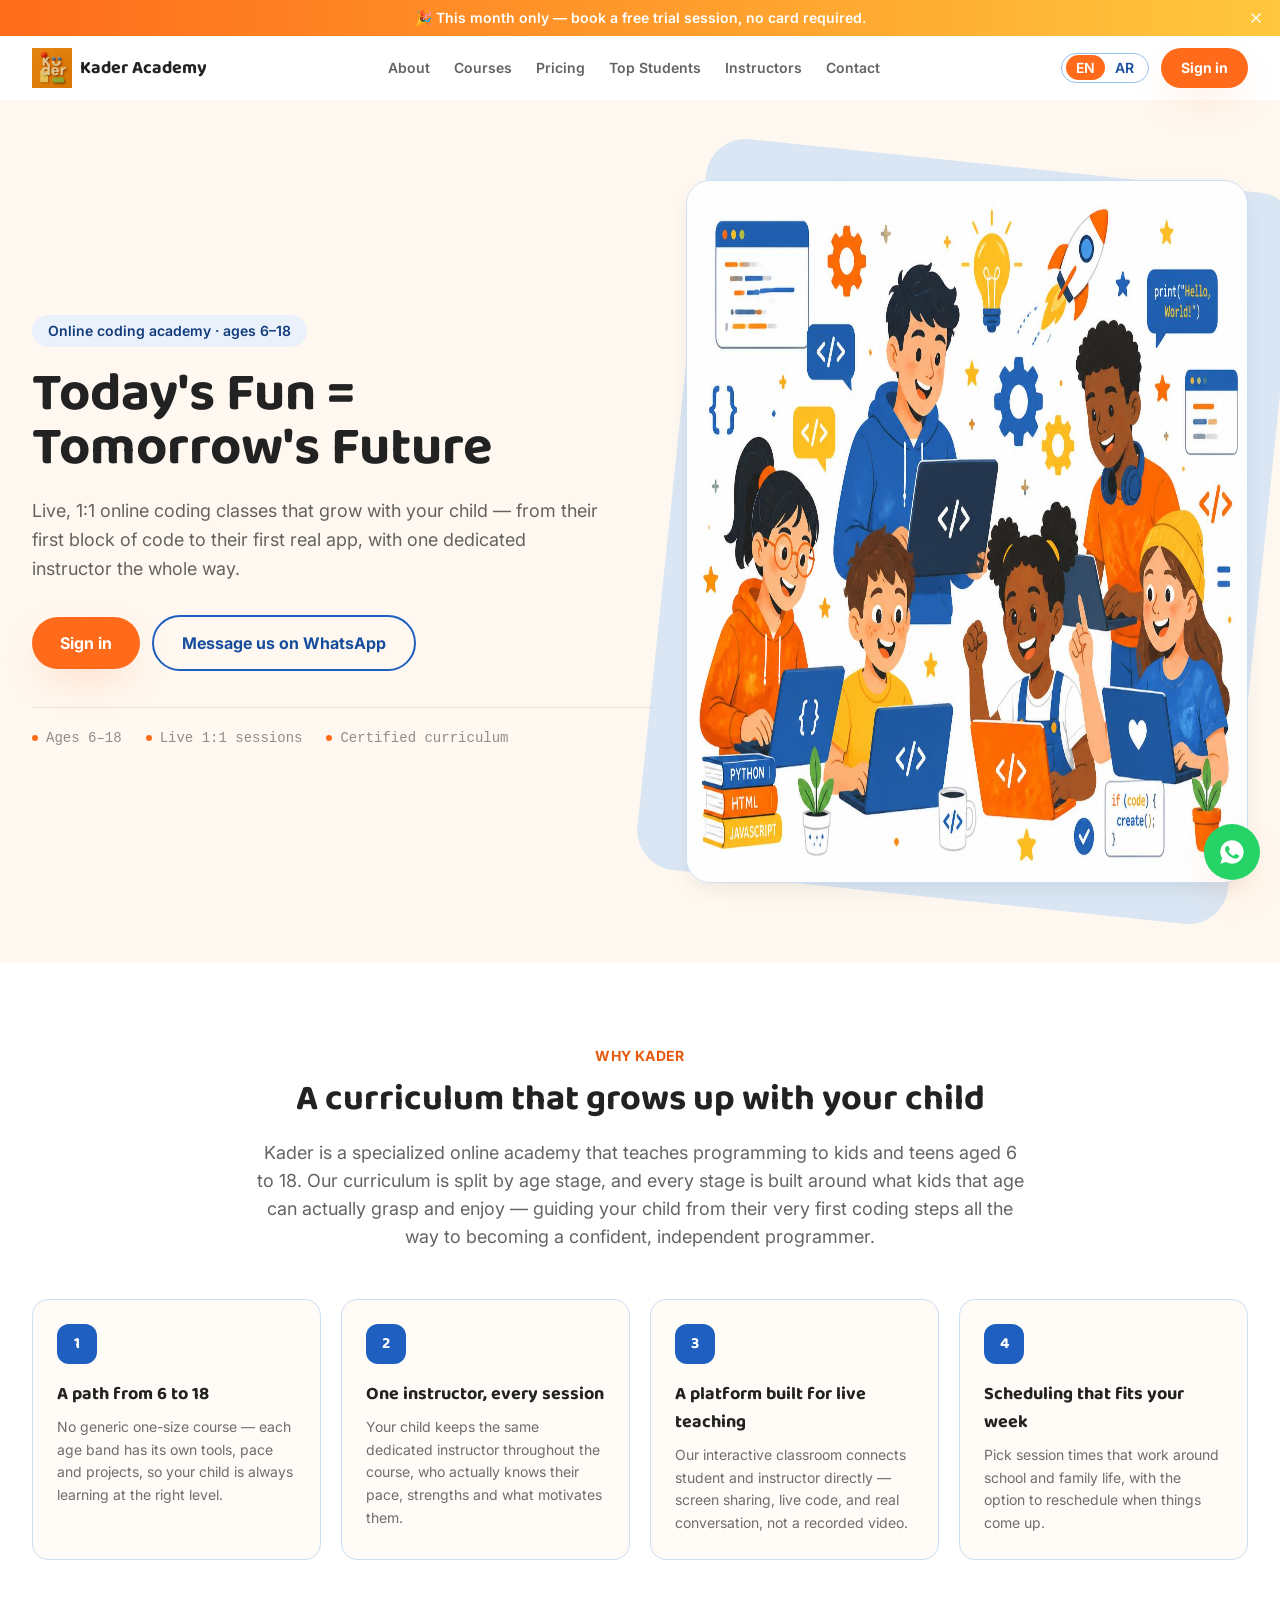
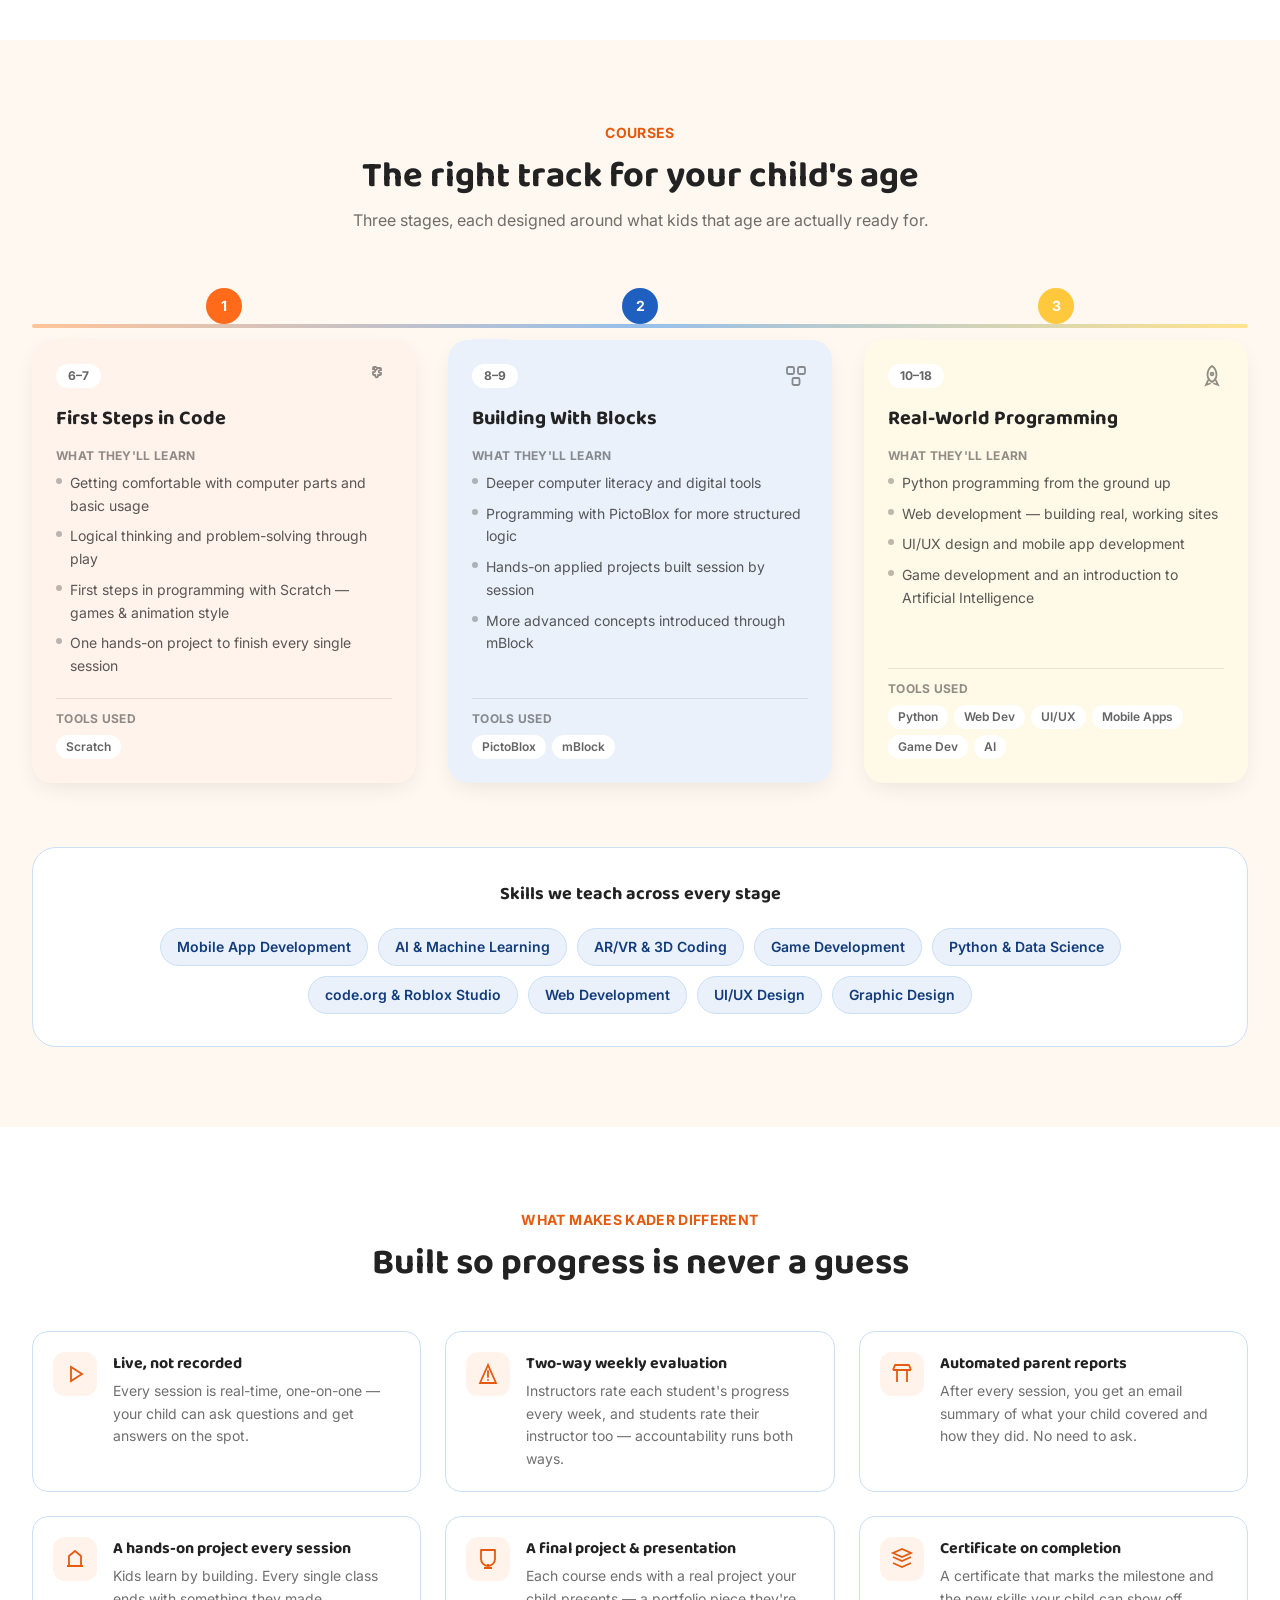
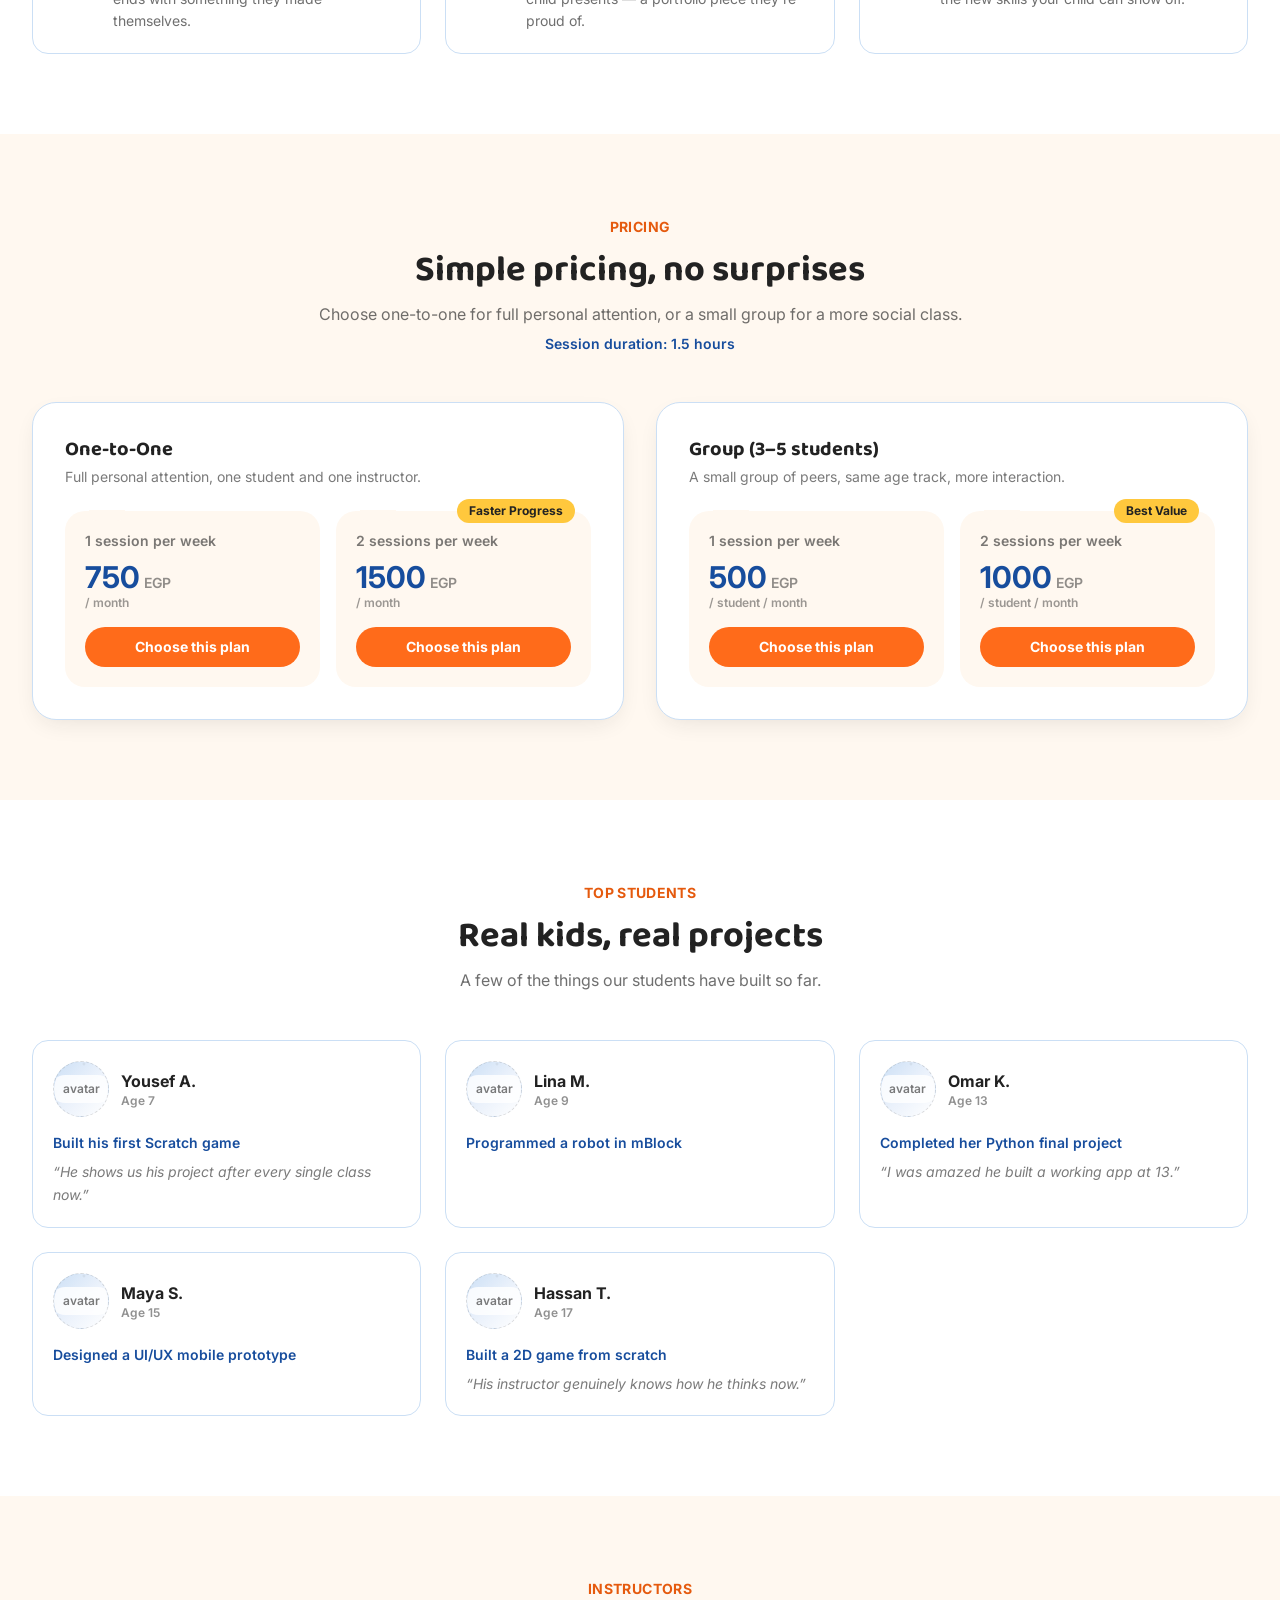
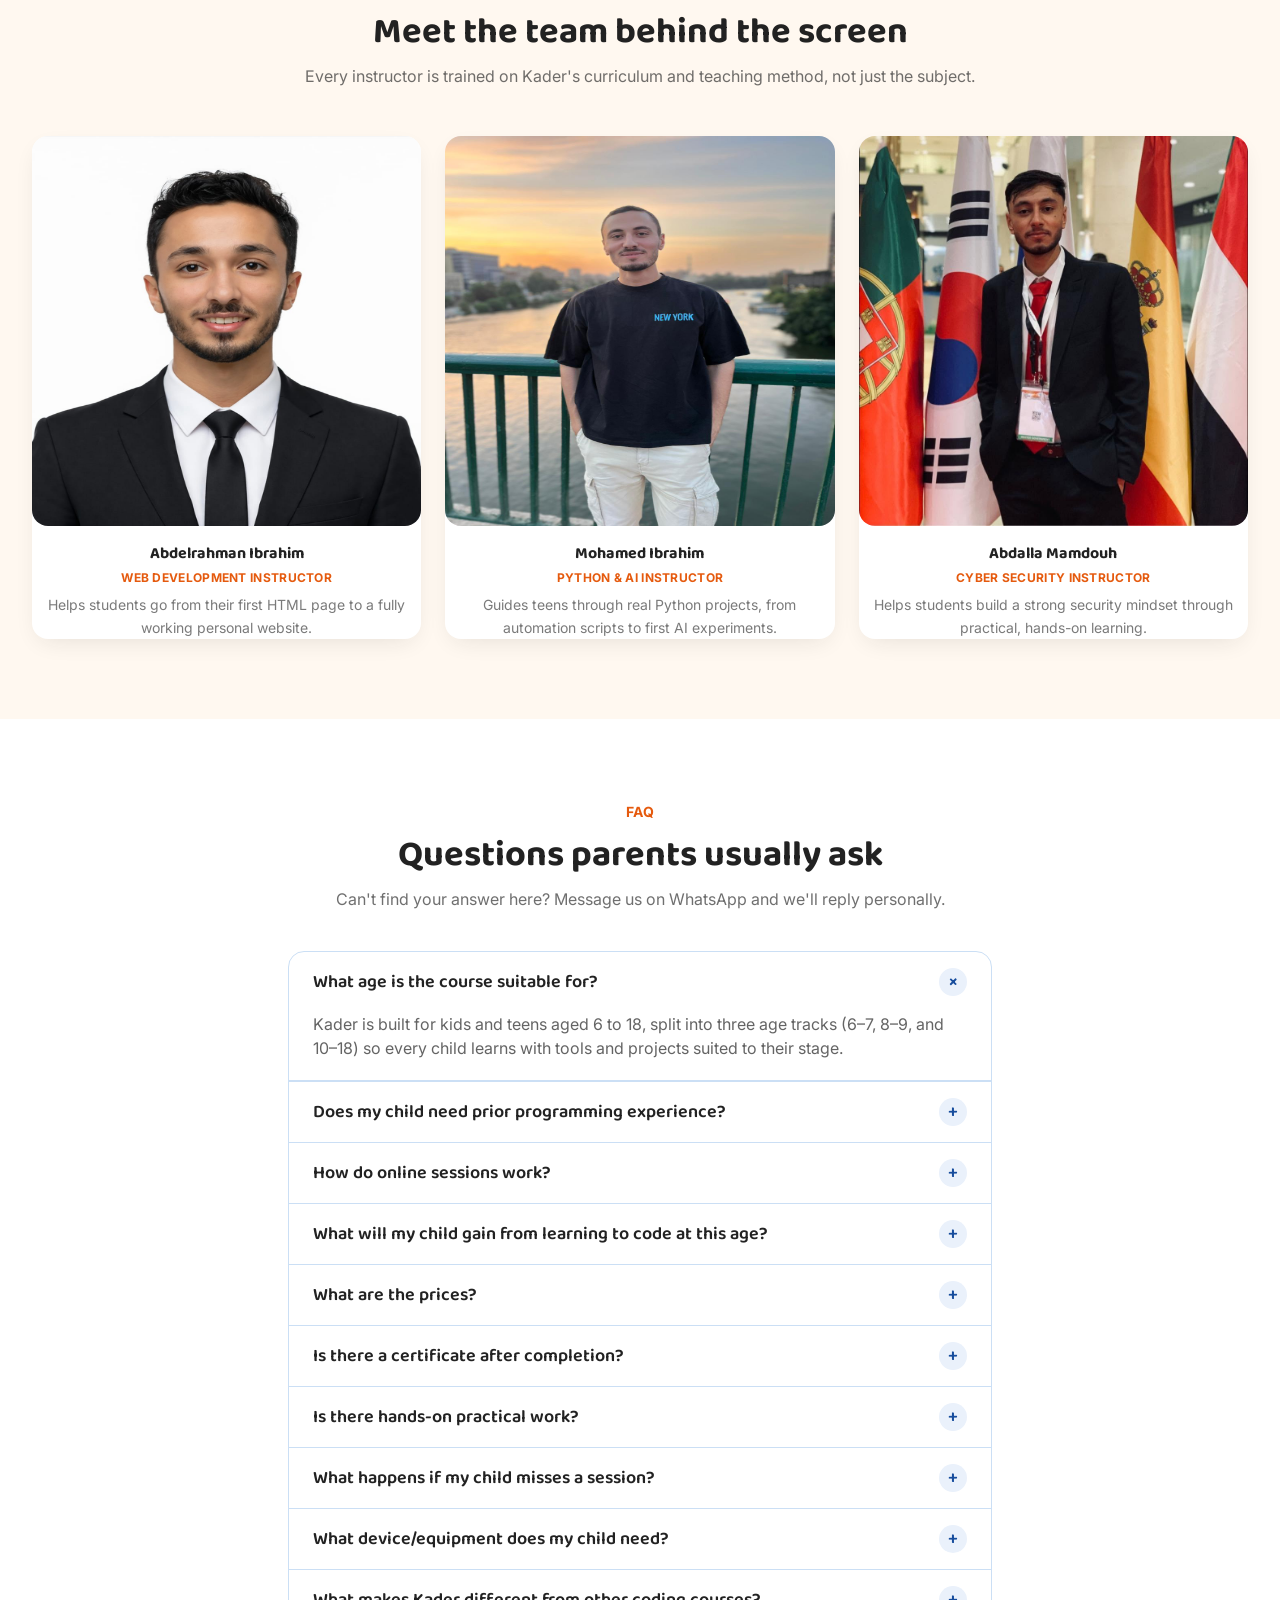
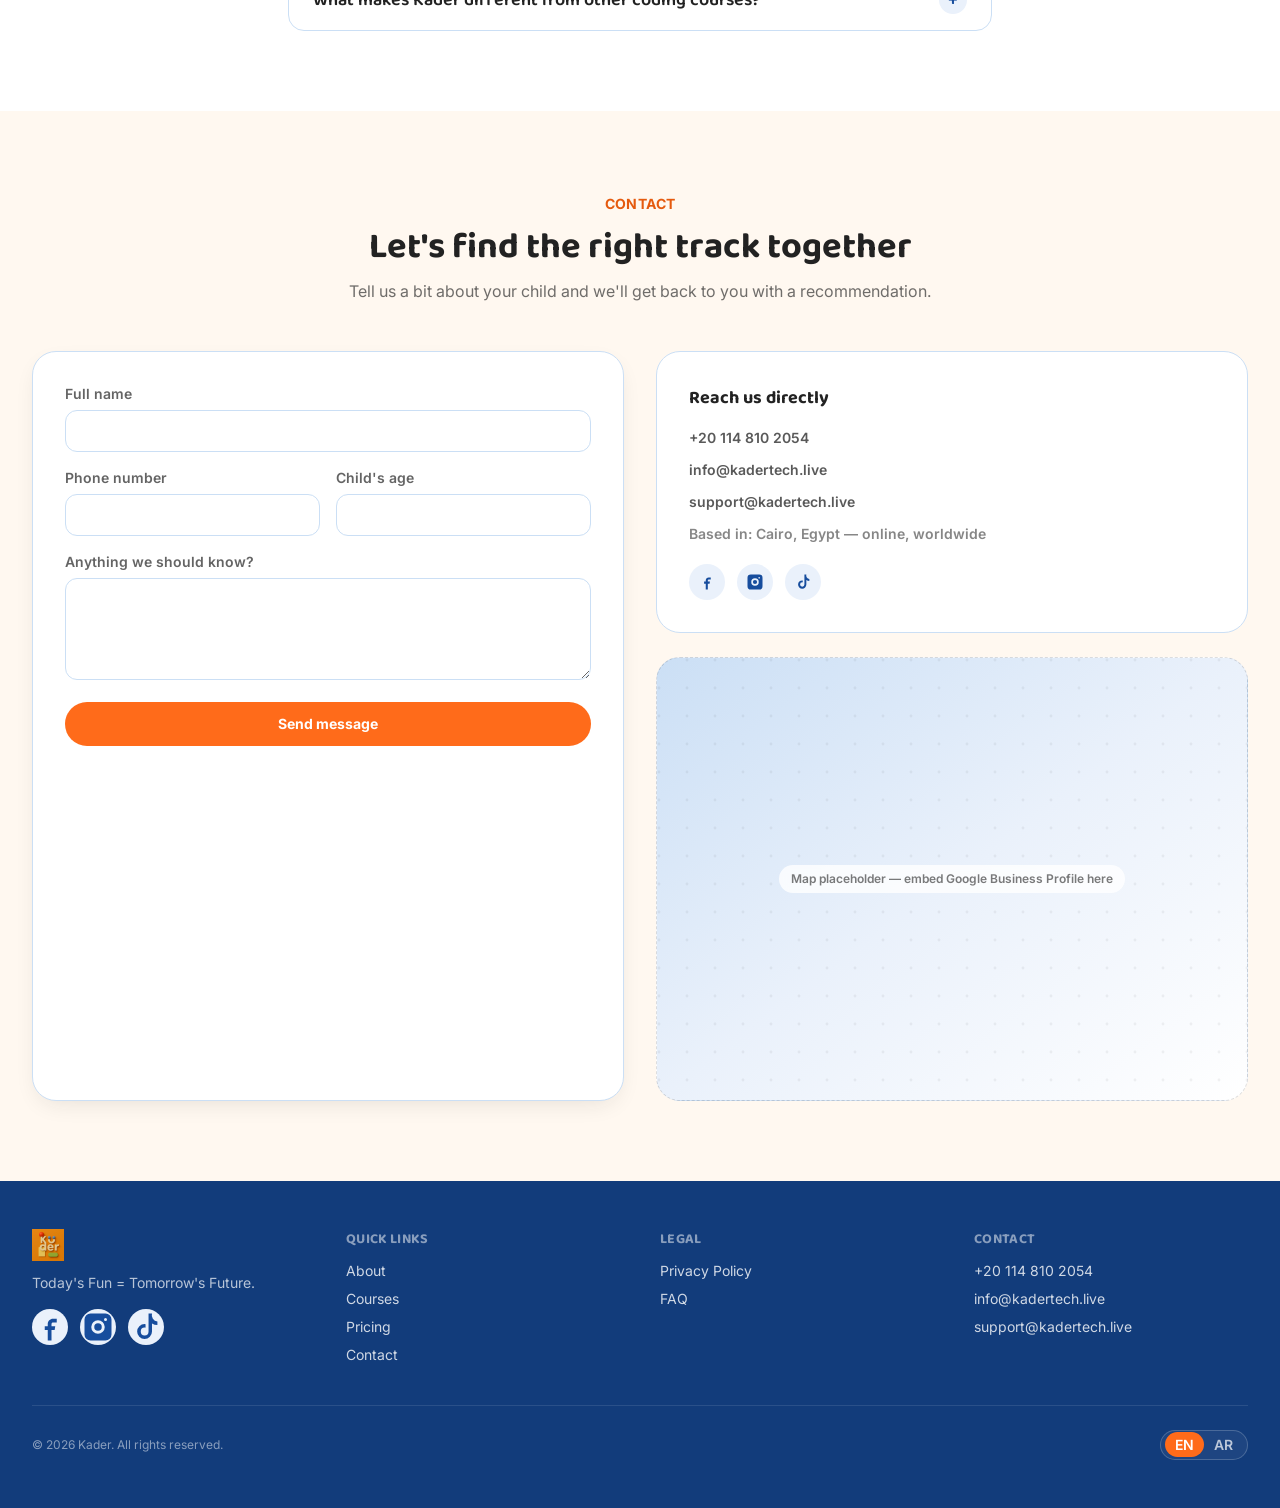
<file: en/index.html>
<!DOCTYPE html>
<html lang="en" dir="ltr">
<head>
  <meta charset="UTF-8" />
  <meta name="viewport" content="width=device-width, initial-scale=1" />
  <title>Kader — Live 1:1 Online Coding Classes for Kids & Teens (6–18)</title>
  <meta name="description" content="Kader is an online coding academy for kids and teens aged 6-18. Live 1:1 sessions, an age-based curriculum, and a real instructor who knows your child by name." />

  <meta property="og:title" content="Kader — Live 1:1 Online Coding Classes for Kids & Teens (6–18)" />
  <meta property="og:description" content="Kader is an online coding academy for kids and teens aged 6-18. Live 1:1 sessions, an age-based curriculum, and a real instructor who knows your child by name." />
  <meta property="og:type" content="website" />
  <meta property="og:url" content="https://kadertech.live/en" />
  <meta property="og:site_name" content="Kader Academy" />
  <meta property="og:image" content="https://kadertech.live/assets/img/og-cover.jpg" />
  <meta property="og:image:width" content="1200" />
  <meta property="og:image:height" content="630" />
  <meta property="og:locale" content="en_US" />
  <meta property="og:locale:alternate" content="ar_EG" />

  <meta name="twitter:card" content="summary_large_image" />
  <meta name="twitter:title" content="Kader — Live 1:1 Online Coding Classes for Kids & Teens (6–18)" />
  <meta name="twitter:description" content="Kader is an online coding academy for kids and teens aged 6 to 18, with live 1:1 sessions built around your child's age." />
  <meta name="twitter:image" content="https://kadertech.live/assets/img/og-cover.jpg" />

  <link rel="canonical" href="https://kadertech.live/en" />
  <link rel="alternate" hreflang="en" href="https://kadertech.live/en" />
  <link rel="alternate" hreflang="ar" href="https://kadertech.live/ar" />
  <link rel="alternate" hreflang="x-default" href="https://kadertech.live/ar" />

  <link rel="icon" href="../assets/img/favicon.ico" />
  <link rel="apple-touch-icon" href="../assets/img/apple-touch-icon.png" />
  <link rel="manifest" href="../manifest.json" />
  <meta name="theme-color" content="#ff6b35" />
  <link rel="preconnect" href="https://fonts.googleapis.com">
  <link rel="preconnect" href="https://fonts.gstatic.com" crossorigin>
  <link href="https://fonts.googleapis.com/css2?family=Baloo+2:wght@600;700&family=Inter:wght@400;600&display=swap" rel="stylesheet">
  <link rel="stylesheet" href="../assets/css/output.css" />

  <script type="application/ld+json">
  {
    "@context": "https://schema.org",
    "@type": "EducationalOrganization",
    "name": "Kader Academy",
    "alternateName": "كادر",
    "url": "https://kadertech.live/en",
    "logo": "https://kadertech.live/assets/img/logo.jpg",
    "description": "Kader is an online coding academy for kids and teens aged 6 to 18, offering live 1:1 sessions with a curriculum built around each child's age.",
    "email": "info@kadertech.live",
    "telephone": "+201148102054",
    "areaServed": {
      "@type": "Country",
      "name": "Egypt"
    },
    "sameAs": [
      "https://facebook.com/kadertech",
      "https://instagram.com/kadertechacademy",
      "https://tiktok.com/@kadertechacademy"
    ]
  }
  </script>
  <script type="application/ld+json">
  {
    "@context": "https://schema.org",
    "@graph": [
      {
        "@type": "Course",
        "name": "First Steps in Code",
        "description": "Getting comfortable with computer parts and basic usage, logical thinking through play, and first steps in coding with Scratch through games and animation.",
        "provider": {
          "@type": "EducationalOrganization",
          "name": "Kader Academy",
          "sameAs": "https://kadertech.live/en"
        },
        "audience": {
          "@type": "EducationalAudience",
          "audienceType": "Children aged 6-7"
        }
      },
      {
        "@type": "Course",
        "name": "Building With Blocks",
        "description": "Deeper computer literacy and digital tools, programming with PictoBlox and mBlock for more structured logic through hands-on projects.",
        "provider": {
          "@type": "EducationalOrganization",
          "name": "Kader Academy",
          "sameAs": "https://kadertech.live/en"
        },
        "audience": {
          "@type": "EducationalAudience",
          "audienceType": "Children aged 8-9"
        }
      },
      {
        "@type": "Course",
        "name": "Real-World Programming",
        "description": "Python programming from the ground up, web development, UI/UX design and mobile app development, game development, and an introduction to AI.",
        "provider": {
          "@type": "EducationalOrganization",
          "name": "Kader Academy",
          "sameAs": "https://kadertech.live/en"
        },
        "audience": {
          "@type": "EducationalAudience",
          "audienceType": "Children and teens aged 10-18"
        }
      }
    ]
  }
  </script>
  <script type="application/ld+json">
  {
    "@context": "https://schema.org",
    "@type": "ContactPoint",
    "telephone": "+20-114-810-2054",
    "email": "support@kadertech.live",
    "contactType": "customer support",
    "areaServed": "EG",
    "availableLanguage": ["Arabic", "English"]
  }
  </script>
</head>
<body class="bg-white font-body text-ink antialiased">
  
  <div id="announcement-banner" class="relative flex items-center justify-center gap-3 bg-gradient-to-r from-primary-500 to-accent-500 px-4 py-2 text-center text-sm font-semibold text-white">
    <p>🎉 This month only — book a free trial session, no card required.</p>
    <button data-dismiss-announcement aria-label="Dismiss announcement" class="absolute end-3 top-1/2 -translate-y-1/2 rounded-full p-1 text-white/90 hover:bg-white/15">
      <svg viewBox="0 0 20 20" class="h-4 w-4" fill="currentColor" aria-hidden="true"><path d="M4.3 4.3a1 1 0 0 1 1.4 0L10 8.6l4.3-4.3a1 1 0 1 1 1.4 1.4L11.4 10l4.3 4.3a1 1 0 0 1-1.4 1.4L10 11.4l-4.3 4.3a1 1 0 0 1-1.4-1.4L8.6 10 4.3 5.7a1 1 0 0 1 0-1.4Z"/></svg>
    </button>
  </div>
  
  <header id="site-header" class="sticky top-0 z-30 bg-white/95 backdrop-blur transition-shadow">
    <div class="mx-auto flex max-w-7xl items-center justify-between gap-4 px-4 py-3 sm:px-6 lg:px-8">
      <a href="index.html" class="flex items-center gap-2">
        <img src="../assets/img/logo.jpg" alt="Kader" class="h-10 w-auto"  loading="eager" fetchpriority="high" />
        <span class="font-display text-lg font-bold text-ink">Kader Academy</span>
      </a>

      <nav class="hidden items-center gap-6 lg:flex" aria-label="Primary">
        <a href="index.html#about" class="text-sm font-semibold text-ink/70 hover:text-secondary-600">About</a>
<a href="index.html#courses" class="text-sm font-semibold text-ink/70 hover:text-secondary-600">Courses</a>
<a href="index.html#pricing" class="text-sm font-semibold text-ink/70 hover:text-secondary-600">Pricing</a>
<a href="index.html#top-students" class="text-sm font-semibold text-ink/70 hover:text-secondary-600">Top Students</a>
<a href="index.html#instructors" class="text-sm font-semibold text-ink/70 hover:text-secondary-600">Instructors</a>
<a href="index.html#contact" class="text-sm font-semibold text-ink/70 hover:text-secondary-600">Contact</a>
      </nav>

      <div class="hidden items-center gap-3 lg:flex">
        <div class="rounded-full border border-secondary-200 bg-white px-1 py-1 text-sm" role="group" aria-label="Language"><a href="#" aria-current="true" class="rounded-full px-2.5 py-1 font-semibold transition-colors bg-primary-500 text-white">EN</a><a href="../ar/index.html" data-set-locale="ar" class="rounded-full px-2.5 py-1 font-semibold transition-colors text-secondary-600 hover:bg-secondary-50">AR</a></div>
        <a href="https://kadertech.live/login" rel="nofollow" class="rounded-full bg-primary-500 px-5 py-2.5 text-sm font-bold text-white shadow-lift transition-transform hover:-translate-y-0.5">
          Sign in
        </a>
      </div>

      <button id="menu-toggle" aria-label="Menu" aria-expanded="false" class="flex h-10 w-10 items-center justify-center rounded-lg border border-secondary-100 lg:hidden">
        <span id="menu-icon-open"><svg viewBox="0 0 24 24" class="h-5 w-5" fill="none" stroke="currentColor" stroke-width="2" aria-hidden="true"><path d="M4 7h16M4 12h16M4 17h16" stroke-linecap="round"/></svg></span>
        <span id="menu-icon-close" class="hidden"><svg viewBox="0 0 24 24" class="h-5 w-5" fill="none" stroke="currentColor" stroke-width="2" aria-hidden="true"><path d="M6 6l12 12M18 6 6 18" stroke-linecap="round"/></svg></span>
      </button>
    </div>

    <div id="mobile-menu" class="hidden border-t border-secondary-100 bg-white px-4 py-4 lg:hidden">
      <nav class="flex flex-col gap-3" aria-label="Mobile">
        <a href="index.html#about" class="rounded-lg px-2 py-2 text-sm font-semibold text-ink/80 hover:bg-secondary-50">About</a>
<a href="index.html#courses" class="rounded-lg px-2 py-2 text-sm font-semibold text-ink/80 hover:bg-secondary-50">Courses</a>
<a href="index.html#pricing" class="rounded-lg px-2 py-2 text-sm font-semibold text-ink/80 hover:bg-secondary-50">Pricing</a>
<a href="index.html#top-students" class="rounded-lg px-2 py-2 text-sm font-semibold text-ink/80 hover:bg-secondary-50">Top Students</a>
<a href="index.html#instructors" class="rounded-lg px-2 py-2 text-sm font-semibold text-ink/80 hover:bg-secondary-50">Instructors</a>
<a href="index.html#contact" class="rounded-lg px-2 py-2 text-sm font-semibold text-ink/80 hover:bg-secondary-50">Contact</a>
      </nav>
      <div class="mt-4 flex items-center justify-between gap-3">
        <div class="rounded-full border border-secondary-200 bg-white px-1 py-1 text-sm" role="group" aria-label="Language"><a href="#" aria-current="true" class="rounded-full px-2.5 py-1 font-semibold transition-colors bg-primary-500 text-white">EN</a><a href="../ar/index.html" data-set-locale="ar" class="rounded-full px-2.5 py-1 font-semibold transition-colors text-secondary-600 hover:bg-secondary-50">AR</a></div>
        <a href="https://kadertech.live/login" rel="nofollow" class="flex-1 rounded-full bg-primary-500 px-4 py-2.5 text-center text-sm font-bold text-white">
          Sign in
        </a>
      </div>
    </div>
  </header>
  <main>
    
  <section class="relative overflow-hidden bg-cream">
    <div class="mx-auto grid max-w-7xl items-center gap-10 px-4 py-14 sm:px-6 lg:grid-cols-[1.05fr_0.95fr] lg:gap-8 lg:px-8 lg:py-20">
      <div class="animate-fade-up">
        <span class="inline-flex items-center gap-2 rounded-full bg-secondary-50 px-4 py-1.5 text-sm font-semibold text-secondary-700">
          Online coding academy · ages 6–18
        </span>
        <h1 class="mt-5 text-4xl font-bold leading-tight text-ink sm:text-5xl lg:text-[3.4rem]">
          Today's Fun = Tomorrow's Future
        </h1>
        <p class="mt-5 max-w-xl font-body text-lg leading-relaxed text-ink/70">
          Live, 1:1 online coding classes that grow with your child — from their first block of code to their first real app, with one dedicated instructor the whole way.
        </p>

        <div class="mt-8 flex flex-wrap items-center gap-3">
          <a href="https://kadertech.live/login" rel="nofollow" class="rounded-full bg-primary-500 px-7 py-3.5 text-base font-bold text-white shadow-lift transition-transform hover:-translate-y-0.5">
            Sign in
          </a>
          <a href="https://wa.me/201148102054" target="_blank" rel="noopener noreferrer" class="rounded-full border-2 border-secondary-500 px-7 py-3.5 text-base font-bold text-secondary-600 transition-colors hover:bg-secondary-50">
            Message us on WhatsApp
          </a>
        </div>

        <ul class="mt-9 flex flex-wrap gap-x-6 gap-y-2 border-t border-ink/10 pt-5 font-mono text-xs text-ink/50 sm:text-sm">
          <li class="flex items-center gap-2"><span class="h-1.5 w-1.5 rounded-full bg-primary-500" aria-hidden="true"></span>Ages 6–18</li>
<li class="flex items-center gap-2"><span class="h-1.5 w-1.5 rounded-full bg-primary-500" aria-hidden="true"></span>Live 1:1 sessions</li>
<li class="flex items-center gap-2"><span class="h-1.5 w-1.5 rounded-full bg-primary-500" aria-hidden="true"></span>Certified curriculum</li>
        </ul>
      </div>

      <div class="relative animate-pop lg:justify-self-end">
        <div class="absolute -inset-4 -z-10 rotate-3 rounded-[2.5rem] bg-secondary-100/70 lg:rotate-6" aria-hidden="true"></div>

        <div class="relative w-full max-w-sm overflow-hidden rounded-3xl aspect-[4/5] border border-secondary-100 shadow-soft sm:max-w-md animate-float-slow">
          <img src="../assets/img/hero-kids-coding.jpg" alt="Kids learning coding" class="h-full w-full object-cover" width="1536" height="1024" loading="eager" fetchpriority="high" />
        </div>
      </div>
    </div>
  </section>

  <section id="about" class="bg-white py-16 sm:py-20">
    <div class="mx-auto max-w-7xl px-4 sm:px-6 lg:px-8">
      <div class="mx-auto max-w-3xl text-center">
        <span class="text-sm font-bold uppercase tracking-wide text-primary-600">Why Kader</span>
        <h2 class="mt-3 text-3xl font-bold text-ink sm:text-4xl">A curriculum that grows up with your child</h2>
        <p class="mt-5 font-body text-base leading-relaxed text-ink/70 sm:text-lg">Kader is a specialized online academy that teaches programming to kids and teens aged 6 to 18. Our curriculum is split by age stage, and every stage is built around what kids that age can actually grasp and enjoy — guiding your child from their very first coding steps all the way to becoming a confident, independent programmer.</p>
      </div>
      <div class="mt-12 grid gap-5 sm:grid-cols-2 lg:grid-cols-4">
        
      <div class="rounded-2xl border border-secondary-100 bg-cream/60 p-6 transition-transform hover:-translate-y-1">
        <span class="flex h-10 w-10 items-center justify-center rounded-xl bg-secondary-500 font-display text-base font-bold text-white">1</span>
        <h3 class="mt-4 text-lg font-bold text-ink">A path from 6 to 18</h3>
        <p class="mt-2 font-body text-sm leading-relaxed text-ink/65">No generic one-size course — each age band has its own tools, pace and projects, so your child is always learning at the right level.</p>
      </div>

      <div class="rounded-2xl border border-secondary-100 bg-cream/60 p-6 transition-transform hover:-translate-y-1">
        <span class="flex h-10 w-10 items-center justify-center rounded-xl bg-secondary-500 font-display text-base font-bold text-white">2</span>
        <h3 class="mt-4 text-lg font-bold text-ink">One instructor, every session</h3>
        <p class="mt-2 font-body text-sm leading-relaxed text-ink/65">Your child keeps the same dedicated instructor throughout the course, who actually knows their pace, strengths and what motivates them.</p>
      </div>

      <div class="rounded-2xl border border-secondary-100 bg-cream/60 p-6 transition-transform hover:-translate-y-1">
        <span class="flex h-10 w-10 items-center justify-center rounded-xl bg-secondary-500 font-display text-base font-bold text-white">3</span>
        <h3 class="mt-4 text-lg font-bold text-ink">A platform built for live teaching</h3>
        <p class="mt-2 font-body text-sm leading-relaxed text-ink/65">Our interactive classroom connects student and instructor directly — screen sharing, live code, and real conversation, not a recorded video.</p>
      </div>

      <div class="rounded-2xl border border-secondary-100 bg-cream/60 p-6 transition-transform hover:-translate-y-1">
        <span class="flex h-10 w-10 items-center justify-center rounded-xl bg-secondary-500 font-display text-base font-bold text-white">4</span>
        <h3 class="mt-4 text-lg font-bold text-ink">Scheduling that fits your week</h3>
        <p class="mt-2 font-body text-sm leading-relaxed text-ink/65">Pick session times that work around school and family life, with the option to reschedule when things come up.</p>
      </div>
      </div>
    </div>
  </section>

  <section id="courses" class="bg-cream py-16 sm:py-20">
    <div class="mx-auto max-w-7xl px-4 sm:px-6 lg:px-8">
      <div class="mx-auto max-w-2xl text-center">
        <span class="text-sm font-bold uppercase tracking-wide text-primary-600">Courses</span>
        <h2 class="mt-3 text-3xl font-bold text-ink sm:text-4xl">The right track for your child's age</h2>
        <p class="mt-3 font-body text-ink/65">Three stages, each designed around what kids that age are actually ready for.</p>
      </div>

      <div class="relative mt-14">
        <div class="absolute top-9 hidden h-1 w-full rounded-full bg-gradient-to-r from-primary-200 via-secondary-200 to-accent-200 sm:block" aria-hidden="true"></div>
        <ol class="relative grid gap-8 sm:grid-cols-3">
          
      <li class="flex flex-col">
        <div class="flex items-center gap-3 sm:justify-center">
          <span class="flex h-9 w-9 flex-none items-center justify-center rounded-full text-sm font-bold text-white bg-primary-500">1</span>
          <span class="font-display text-sm font-semibold text-ink/60 sm:hidden">What they'll learn</span>
        </div>
        <div class="block-card mt-4 flex flex-1 flex-col p-6 shadow-soft bg-primary-50">
          <div class="flex items-center justify-between">
            <span class="rounded-full bg-white px-3 py-1 text-xs font-bold text-ink/70">6–7</span>
            <span class="text-ink/50"><svg viewBox="0 0 24 24" class="h-6 w-6" fill="none" stroke="currentColor" stroke-width="1.8"><path d="M9 4h3a1 1 0 0 1 1 1v1.2a1.5 1.5 0 1 0 0 2.6V10a1 1 0 0 1-1 1H10a1.5 1.5 0 1 1-2.6 0H6a1 1 0 0 1-1-1V8a1.5 1.5 0 1 0 0-2.6V4a1 1 0 0 1 1-1h2a1.5 1.5 0 1 0 1 1Z" stroke-linejoin="round"/></svg></span>
          </div>
          <h3 class="mt-4 text-xl font-bold text-ink">First Steps in Code</h3>
          <p class="mt-4 text-xs font-bold uppercase tracking-wide text-ink/50">What they'll learn</p>
          <ul class="mt-2 flex-1 space-y-2"><li class="flex gap-2 text-sm leading-relaxed text-ink/75"><span class="mt-1.5 h-1.5 w-1.5 flex-none rounded-full bg-ink/30" aria-hidden="true"></span>Getting comfortable with computer parts and basic usage</li>
<li class="flex gap-2 text-sm leading-relaxed text-ink/75"><span class="mt-1.5 h-1.5 w-1.5 flex-none rounded-full bg-ink/30" aria-hidden="true"></span>Logical thinking and problem-solving through play</li>
<li class="flex gap-2 text-sm leading-relaxed text-ink/75"><span class="mt-1.5 h-1.5 w-1.5 flex-none rounded-full bg-ink/30" aria-hidden="true"></span>First steps in programming with Scratch — games & animation style</li>
<li class="flex gap-2 text-sm leading-relaxed text-ink/75"><span class="mt-1.5 h-1.5 w-1.5 flex-none rounded-full bg-ink/30" aria-hidden="true"></span>One hands-on project to finish every single session</li></ul>
          <div class="mt-5 border-t border-ink/10 pt-3">
            <p class="text-xs font-bold uppercase tracking-wide text-ink/50">Tools used</p>
            <div class="mt-2 flex flex-wrap gap-1.5"><span class="rounded-full bg-white px-2.5 py-1 text-xs font-semibold text-ink/70">Scratch</span></div>
          </div>
        </div>
      </li>

      <li class="flex flex-col">
        <div class="flex items-center gap-3 sm:justify-center">
          <span class="flex h-9 w-9 flex-none items-center justify-center rounded-full text-sm font-bold text-white bg-secondary-500">2</span>
          <span class="font-display text-sm font-semibold text-ink/60 sm:hidden">What they'll learn</span>
        </div>
        <div class="block-card mt-4 flex flex-1 flex-col p-6 shadow-soft bg-secondary-50">
          <div class="flex items-center justify-between">
            <span class="rounded-full bg-white px-3 py-1 text-xs font-bold text-ink/70">8–9</span>
            <span class="text-ink/50"><svg viewBox="0 0 24 24" class="h-6 w-6" fill="none" stroke="currentColor" stroke-width="1.8"><rect x="3" y="3" width="7" height="7" rx="1.5"/><rect x="14" y="3" width="7" height="7" rx="1.5"/><rect x="8.5" y="14" width="7" height="7" rx="1.5"/></svg></span>
          </div>
          <h3 class="mt-4 text-xl font-bold text-ink">Building With Blocks</h3>
          <p class="mt-4 text-xs font-bold uppercase tracking-wide text-ink/50">What they'll learn</p>
          <ul class="mt-2 flex-1 space-y-2"><li class="flex gap-2 text-sm leading-relaxed text-ink/75"><span class="mt-1.5 h-1.5 w-1.5 flex-none rounded-full bg-ink/30" aria-hidden="true"></span>Deeper computer literacy and digital tools</li>
<li class="flex gap-2 text-sm leading-relaxed text-ink/75"><span class="mt-1.5 h-1.5 w-1.5 flex-none rounded-full bg-ink/30" aria-hidden="true"></span>Programming with PictoBlox for more structured logic</li>
<li class="flex gap-2 text-sm leading-relaxed text-ink/75"><span class="mt-1.5 h-1.5 w-1.5 flex-none rounded-full bg-ink/30" aria-hidden="true"></span>Hands-on applied projects built session by session</li>
<li class="flex gap-2 text-sm leading-relaxed text-ink/75"><span class="mt-1.5 h-1.5 w-1.5 flex-none rounded-full bg-ink/30" aria-hidden="true"></span>More advanced concepts introduced through mBlock</li></ul>
          <div class="mt-5 border-t border-ink/10 pt-3">
            <p class="text-xs font-bold uppercase tracking-wide text-ink/50">Tools used</p>
            <div class="mt-2 flex flex-wrap gap-1.5"><span class="rounded-full bg-white px-2.5 py-1 text-xs font-semibold text-ink/70">PictoBlox</span>
<span class="rounded-full bg-white px-2.5 py-1 text-xs font-semibold text-ink/70">mBlock</span></div>
          </div>
        </div>
      </li>

      <li class="flex flex-col">
        <div class="flex items-center gap-3 sm:justify-center">
          <span class="flex h-9 w-9 flex-none items-center justify-center rounded-full text-sm font-bold text-white bg-accent-500">3</span>
          <span class="font-display text-sm font-semibold text-ink/60 sm:hidden">What they'll learn</span>
        </div>
        <div class="block-card mt-4 flex flex-1 flex-col p-6 shadow-soft bg-accent-50">
          <div class="flex items-center justify-between">
            <span class="rounded-full bg-white px-3 py-1 text-xs font-bold text-ink/70">10–18</span>
            <span class="text-ink/50"><svg viewBox="0 0 24 24" class="h-6 w-6" fill="none" stroke="currentColor" stroke-width="1.8"><path d="M12 2c3 2 4.5 5.5 4.5 9 0 2-1 4-2 5l-2.5 2-2.5-2c-1-1-2-3-2-5 0-3.5 1.5-7 4.5-9Z" stroke-linejoin="round"/><circle cx="12" cy="10" r="1.4"/><path d="M8 16.5 6 21l4-1.5M16 16.5 18 21l-4-1.5" stroke-linecap="round"/></svg></span>
          </div>
          <h3 class="mt-4 text-xl font-bold text-ink">Real-World Programming</h3>
          <p class="mt-4 text-xs font-bold uppercase tracking-wide text-ink/50">What they'll learn</p>
          <ul class="mt-2 flex-1 space-y-2"><li class="flex gap-2 text-sm leading-relaxed text-ink/75"><span class="mt-1.5 h-1.5 w-1.5 flex-none rounded-full bg-ink/30" aria-hidden="true"></span>Python programming from the ground up</li>
<li class="flex gap-2 text-sm leading-relaxed text-ink/75"><span class="mt-1.5 h-1.5 w-1.5 flex-none rounded-full bg-ink/30" aria-hidden="true"></span>Web development — building real, working sites</li>
<li class="flex gap-2 text-sm leading-relaxed text-ink/75"><span class="mt-1.5 h-1.5 w-1.5 flex-none rounded-full bg-ink/30" aria-hidden="true"></span>UI/UX design and mobile app development</li>
<li class="flex gap-2 text-sm leading-relaxed text-ink/75"><span class="mt-1.5 h-1.5 w-1.5 flex-none rounded-full bg-ink/30" aria-hidden="true"></span>Game development and an introduction to Artificial Intelligence</li></ul>
          <div class="mt-5 border-t border-ink/10 pt-3">
            <p class="text-xs font-bold uppercase tracking-wide text-ink/50">Tools used</p>
            <div class="mt-2 flex flex-wrap gap-1.5"><span class="rounded-full bg-white px-2.5 py-1 text-xs font-semibold text-ink/70">Python</span>
<span class="rounded-full bg-white px-2.5 py-1 text-xs font-semibold text-ink/70">Web Dev</span>
<span class="rounded-full bg-white px-2.5 py-1 text-xs font-semibold text-ink/70">UI/UX</span>
<span class="rounded-full bg-white px-2.5 py-1 text-xs font-semibold text-ink/70">Mobile Apps</span>
<span class="rounded-full bg-white px-2.5 py-1 text-xs font-semibold text-ink/70">Game Dev</span>
<span class="rounded-full bg-white px-2.5 py-1 text-xs font-semibold text-ink/70">AI</span></div>
          </div>
        </div>
      </li>
        </ol>
      </div>

      <div class="mt-16 rounded-3xl border border-secondary-100 bg-white p-6 sm:p-8">
        <h3 class="text-center text-lg font-bold text-ink">Skills we teach across every stage</h3>
        <div class="mt-5 flex flex-wrap justify-center gap-2.5"><span class="rounded-full border border-secondary-100 bg-secondary-50 px-4 py-2 text-sm font-semibold text-secondary-700">Mobile App Development</span>
<span class="rounded-full border border-secondary-100 bg-secondary-50 px-4 py-2 text-sm font-semibold text-secondary-700">AI & Machine Learning</span>
<span class="rounded-full border border-secondary-100 bg-secondary-50 px-4 py-2 text-sm font-semibold text-secondary-700">AR/VR & 3D Coding</span>
<span class="rounded-full border border-secondary-100 bg-secondary-50 px-4 py-2 text-sm font-semibold text-secondary-700">Game Development</span>
<span class="rounded-full border border-secondary-100 bg-secondary-50 px-4 py-2 text-sm font-semibold text-secondary-700">Python & Data Science</span>
<span class="rounded-full border border-secondary-100 bg-secondary-50 px-4 py-2 text-sm font-semibold text-secondary-700">code.org & Roblox Studio</span>
<span class="rounded-full border border-secondary-100 bg-secondary-50 px-4 py-2 text-sm font-semibold text-secondary-700">Web Development</span>
<span class="rounded-full border border-secondary-100 bg-secondary-50 px-4 py-2 text-sm font-semibold text-secondary-700">UI/UX Design</span>
<span class="rounded-full border border-secondary-100 bg-secondary-50 px-4 py-2 text-sm font-semibold text-secondary-700">Graphic Design</span></div>
      </div>
    </div>
  </section>

  <section class="bg-white py-16 sm:py-20">
    <div class="mx-auto max-w-7xl px-4 sm:px-6 lg:px-8">
      <div class="mx-auto max-w-2xl text-center">
        <span class="text-sm font-bold uppercase tracking-wide text-primary-600">What makes Kader different</span>
        <h2 class="mt-3 text-3xl font-bold text-ink sm:text-4xl">Built so progress is never a guess</h2>
      </div>
      <div class="mt-12 grid gap-6 sm:grid-cols-2 lg:grid-cols-3">
      <div class="flex gap-4 rounded-2xl border border-secondary-100 p-5">
        <span class="flex h-11 w-11 flex-none items-center justify-center rounded-xl bg-primary-50 text-primary-600">
          <svg viewBox="0 0 24 24" class="h-6 w-6" fill="none" stroke="currentColor" stroke-width="1.8"><path d="M8 5v14l11-7-11-7Z"/></svg>
        </span>
        <div>
          <h3 class="font-bold text-ink">Live, not recorded</h3>
          <p class="mt-1 font-body text-sm leading-relaxed text-ink/65">Every session is real-time, one-on-one — your child can ask questions and get answers on the spot.</p>
        </div>
      </div>

      <div class="flex gap-4 rounded-2xl border border-secondary-100 p-5">
        <span class="flex h-11 w-11 flex-none items-center justify-center rounded-xl bg-primary-50 text-primary-600">
          <svg viewBox="0 0 24 24" class="h-6 w-6" fill="none" stroke="currentColor" stroke-width="1.8"><path d="M12 3 4 21h16L12 3Zm0 6v6m0 3h.01" stroke-linecap="round"/></svg>
        </span>
        <div>
          <h3 class="font-bold text-ink">Two-way weekly evaluation</h3>
          <p class="mt-1 font-body text-sm leading-relaxed text-ink/65">Instructors rate each student's progress every week, and students rate their instructor too — accountability runs both ways.</p>
        </div>
      </div>

      <div class="flex gap-4 rounded-2xl border border-secondary-100 p-5">
        <span class="flex h-11 w-11 flex-none items-center justify-center rounded-xl bg-primary-50 text-primary-600">
          <svg viewBox="0 0 24 24" class="h-6 w-6" fill="none" stroke="currentColor" stroke-width="1.8"><path d="M3 8h18M7 8v12M17 8v12M3 8l2-5h14l2 5" stroke-linejoin="round"/></svg>
        </span>
        <div>
          <h3 class="font-bold text-ink">Automated parent reports</h3>
          <p class="mt-1 font-body text-sm leading-relaxed text-ink/65">After every session, you get an email summary of what your child covered and how they did. No need to ask.</p>
        </div>
      </div>

      <div class="flex gap-4 rounded-2xl border border-secondary-100 p-5">
        <span class="flex h-11 w-11 flex-none items-center justify-center rounded-xl bg-primary-50 text-primary-600">
          <svg viewBox="0 0 24 24" class="h-6 w-6" fill="none" stroke="currentColor" stroke-width="1.8"><path d="M4 19h16M6 19V9l6-5 6 5v10" stroke-linejoin="round"/></svg>
        </span>
        <div>
          <h3 class="font-bold text-ink">A hands-on project every session</h3>
          <p class="mt-1 font-body text-sm leading-relaxed text-ink/65">Kids learn by building. Every single class ends with something they made themselves.</p>
        </div>
      </div>

      <div class="flex gap-4 rounded-2xl border border-secondary-100 p-5">
        <span class="flex h-11 w-11 flex-none items-center justify-center rounded-xl bg-primary-50 text-primary-600">
          <svg viewBox="0 0 24 24" class="h-6 w-6" fill="none" stroke="currentColor" stroke-width="1.8"><path d="M8 21h8M12 17v4M5 3h14v9a7 7 0 0 1-14 0V3Z" stroke-linejoin="round"/></svg>
        </span>
        <div>
          <h3 class="font-bold text-ink">A final project & presentation</h3>
          <p class="mt-1 font-body text-sm leading-relaxed text-ink/65">Each course ends with a real project your child presents — a portfolio piece they're proud of.</p>
        </div>
      </div>

      <div class="flex gap-4 rounded-2xl border border-secondary-100 p-5">
        <span class="flex h-11 w-11 flex-none items-center justify-center rounded-xl bg-primary-50 text-primary-600">
          <svg viewBox="0 0 24 24" class="h-6 w-6" fill="none" stroke="currentColor" stroke-width="1.8"><path d="M12 2 3 6l9 4 9-4-9-4Zm-9 8 9 4 9-4M3 16l9 4 9-4"/></svg>
        </span>
        <div>
          <h3 class="font-bold text-ink">Certificate on completion</h3>
          <p class="mt-1 font-body text-sm leading-relaxed text-ink/65">A certificate that marks the milestone and the new skills your child can show off.</p>
        </div>
      </div></div>
    </div>
  </section>

  <section id="pricing" class="bg-cream py-16 sm:py-20">
    <div class="mx-auto max-w-7xl px-4 sm:px-6 lg:px-8">
      <div class="mx-auto max-w-2xl text-center">
        <span class="text-sm font-bold uppercase tracking-wide text-primary-600">Pricing</span>
        <h2 class="mt-3 text-3xl font-bold text-ink sm:text-4xl">Simple pricing, no surprises</h2>
        <p class="mt-3 font-body text-ink/65">Choose one-to-one for full personal attention, or a small group for a more social class.</p>
        <p class="mt-2 text-sm font-semibold text-secondary-600">Session duration: 1.5 hours</p>
      </div>
      <div class="mt-12 grid gap-8 lg:grid-cols-2">
      <div class="rounded-3xl border border-secondary-100 bg-white p-6 shadow-soft sm:p-8">
        <h3 class="text-xl font-bold text-ink">One-to-One</h3>
        <p class="mt-1 font-body text-sm text-ink/60">Full personal attention, one student and one instructor.</p>
        <div class="mt-6 grid gap-4 sm:grid-cols-2">
          <div class="block-card relative flex flex-col bg-cream p-5">
            
            <p class="text-sm font-semibold text-ink/60">1 session per week</p>
            <p class="mt-2 flex items-baseline gap-1">
              <span class="text-3xl font-bold text-secondary-600">750</span>
              <span class="text-sm font-semibold text-ink/50">EGP</span>
            </p>
            <p class="text-xs font-semibold text-ink/45"> / month</p>
            <a href="https://wa.me/201148102054?text=Hi%2C%20I'd%20like%20to%20know%20more%20about%20the%20One-to-One%20plan%20(1%20session%2Fweek)" target="_blank" rel="noopener noreferrer" class="mt-4 rounded-full bg-primary-500 px-4 py-2.5 text-center text-sm font-bold text-white transition-transform hover:-translate-y-0.5">
              Choose this plan
            </a>
          </div>

          <div class="block-card relative flex flex-col bg-cream p-5">
            <span class="absolute -top-3 end-4 rounded-full bg-accent-500 px-3 py-1 text-xs font-bold text-ink">Faster Progress</span>
            <p class="text-sm font-semibold text-ink/60">2 sessions per week</p>
            <p class="mt-2 flex items-baseline gap-1">
              <span class="text-3xl font-bold text-secondary-600">1500</span>
              <span class="text-sm font-semibold text-ink/50">EGP</span>
            </p>
            <p class="text-xs font-semibold text-ink/45"> / month</p>
            <a href="https://wa.me/201148102054?text=Hi%2C%20I'd%20like%20to%20know%20more%20about%20the%20One-to-One%20plan%20(2%20sessions%2Fweek)" target="_blank" rel="noopener noreferrer" class="mt-4 rounded-full bg-primary-500 px-4 py-2.5 text-center text-sm font-bold text-white transition-transform hover:-translate-y-0.5">
              Choose this plan
            </a>
          </div></div>
      </div>

      <div class="rounded-3xl border border-secondary-100 bg-white p-6 shadow-soft sm:p-8">
        <h3 class="text-xl font-bold text-ink">Group (3–5 students)</h3>
        <p class="mt-1 font-body text-sm text-ink/60">A small group of peers, same age track, more interaction.</p>
        <div class="mt-6 grid gap-4 sm:grid-cols-2">
          <div class="block-card relative flex flex-col bg-cream p-5">
            
            <p class="text-sm font-semibold text-ink/60">1 session per week</p>
            <p class="mt-2 flex items-baseline gap-1">
              <span class="text-3xl font-bold text-secondary-600">500</span>
              <span class="text-sm font-semibold text-ink/50">EGP</span>
            </p>
            <p class="text-xs font-semibold text-ink/45">/ student / month</p>
            <a href="https://wa.me/201148102054?text=Hi%2C%20I'd%20like%20to%20know%20more%20about%20the%20Group%20(3%E2%80%935%20students)%20plan%20(1%20session%2Fweek)" target="_blank" rel="noopener noreferrer" class="mt-4 rounded-full bg-primary-500 px-4 py-2.5 text-center text-sm font-bold text-white transition-transform hover:-translate-y-0.5">
              Choose this plan
            </a>
          </div>

          <div class="block-card relative flex flex-col bg-cream p-5">
            <span class="absolute -top-3 end-4 rounded-full bg-accent-500 px-3 py-1 text-xs font-bold text-ink">Best Value</span>
            <p class="text-sm font-semibold text-ink/60">2 sessions per week</p>
            <p class="mt-2 flex items-baseline gap-1">
              <span class="text-3xl font-bold text-secondary-600">1000</span>
              <span class="text-sm font-semibold text-ink/50">EGP</span>
            </p>
            <p class="text-xs font-semibold text-ink/45">/ student / month</p>
            <a href="https://wa.me/201148102054?text=Hi%2C%20I'd%20like%20to%20know%20more%20about%20the%20Group%20(3%E2%80%935%20students)%20plan%20(2%20sessions%2Fweek)" target="_blank" rel="noopener noreferrer" class="mt-4 rounded-full bg-primary-500 px-4 py-2.5 text-center text-sm font-bold text-white transition-transform hover:-translate-y-0.5">
              Choose this plan
            </a>
          </div></div>
      </div></div>
    </div>
  </section>

  <section id="top-students" class="bg-white py-16 sm:py-20">
    <div class="mx-auto max-w-7xl px-4 sm:px-6 lg:px-8">
      <div class="mx-auto max-w-2xl text-center">
        <span class="text-sm font-bold uppercase tracking-wide text-primary-600">Top Students</span>
        <h2 class="mt-3 text-3xl font-bold text-ink sm:text-4xl">Real kids, real projects</h2>
        <p class="mt-3 font-body text-ink/65">A few of the things our students have built so far.</p>
      </div>
      <div class="mt-12 grid gap-6 sm:grid-cols-2 lg:grid-cols-3">
      <div class="rounded-2xl border border-secondary-100 p-5">
        <div class="flex items-center gap-3">
          
  <div role="img" aria-label="Yousef A. — Placeholder image — replace before launch" class="relative flex items-center justify-center overflow-hidden border border-dashed border-ink/15 bg-gradient-to-br from-secondary-100 via-secondary-50 to-white rounded-full h-14 w-14 flex-none">
    <svg class="absolute inset-0 h-full w-full opacity-20" aria-hidden="true" xmlns="http://www.w3.org/2000/svg">
      <pattern id="grid-secondary-uq5pua" width="28" height="28" patternUnits="userSpaceOnUse">
        <circle cx="2" cy="2" r="1.4" fill="currentColor" class="text-ink/30" />
      </pattern>
      <rect width="100%" height="100%" fill="url(#grid-secondary-uq5pua)" />
    </svg>
    <span class="relative rounded-full bg-white/80 px-3 py-1.5 text-center text-xs font-semibold text-ink/60 backdrop-blur-sm">avatar</span>
  </div>
          <div>
            <p class="font-bold text-ink">Yousef A.</p>
            <p class="text-xs font-semibold text-ink/50">Age 7</p>
          </div>
        </div>
        <p class="mt-4 text-sm font-semibold text-secondary-600">Built his first Scratch game</p>
        <p class="mt-2 font-body text-sm italic leading-relaxed text-ink/60">&ldquo;He shows us his project after every single class now.&rdquo;</p>
      </div>

      <div class="rounded-2xl border border-secondary-100 p-5">
        <div class="flex items-center gap-3">
          
  <div role="img" aria-label="Lina M. — Placeholder image — replace before launch" class="relative flex items-center justify-center overflow-hidden border border-dashed border-ink/15 bg-gradient-to-br from-secondary-100 via-secondary-50 to-white rounded-full h-14 w-14 flex-none">
    <svg class="absolute inset-0 h-full w-full opacity-20" aria-hidden="true" xmlns="http://www.w3.org/2000/svg">
      <pattern id="grid-secondary-tafmnn" width="28" height="28" patternUnits="userSpaceOnUse">
        <circle cx="2" cy="2" r="1.4" fill="currentColor" class="text-ink/30" />
      </pattern>
      <rect width="100%" height="100%" fill="url(#grid-secondary-tafmnn)" />
    </svg>
    <span class="relative rounded-full bg-white/80 px-3 py-1.5 text-center text-xs font-semibold text-ink/60 backdrop-blur-sm">avatar</span>
  </div>
          <div>
            <p class="font-bold text-ink">Lina M.</p>
            <p class="text-xs font-semibold text-ink/50">Age 9</p>
          </div>
        </div>
        <p class="mt-4 text-sm font-semibold text-secondary-600">Programmed a robot in mBlock</p>
        
      </div>

      <div class="rounded-2xl border border-secondary-100 p-5">
        <div class="flex items-center gap-3">
          
  <div role="img" aria-label="Omar K. — Placeholder image — replace before launch" class="relative flex items-center justify-center overflow-hidden border border-dashed border-ink/15 bg-gradient-to-br from-secondary-100 via-secondary-50 to-white rounded-full h-14 w-14 flex-none">
    <svg class="absolute inset-0 h-full w-full opacity-20" aria-hidden="true" xmlns="http://www.w3.org/2000/svg">
      <pattern id="grid-secondary-vwoq8z" width="28" height="28" patternUnits="userSpaceOnUse">
        <circle cx="2" cy="2" r="1.4" fill="currentColor" class="text-ink/30" />
      </pattern>
      <rect width="100%" height="100%" fill="url(#grid-secondary-vwoq8z)" />
    </svg>
    <span class="relative rounded-full bg-white/80 px-3 py-1.5 text-center text-xs font-semibold text-ink/60 backdrop-blur-sm">avatar</span>
  </div>
          <div>
            <p class="font-bold text-ink">Omar K.</p>
            <p class="text-xs font-semibold text-ink/50">Age 13</p>
          </div>
        </div>
        <p class="mt-4 text-sm font-semibold text-secondary-600">Completed her Python final project</p>
        <p class="mt-2 font-body text-sm italic leading-relaxed text-ink/60">&ldquo;I was amazed he built a working app at 13.&rdquo;</p>
      </div>

      <div class="rounded-2xl border border-secondary-100 p-5">
        <div class="flex items-center gap-3">
          
  <div role="img" aria-label="Maya S. — Placeholder image — replace before launch" class="relative flex items-center justify-center overflow-hidden border border-dashed border-ink/15 bg-gradient-to-br from-secondary-100 via-secondary-50 to-white rounded-full h-14 w-14 flex-none">
    <svg class="absolute inset-0 h-full w-full opacity-20" aria-hidden="true" xmlns="http://www.w3.org/2000/svg">
      <pattern id="grid-secondary-j6cnga" width="28" height="28" patternUnits="userSpaceOnUse">
        <circle cx="2" cy="2" r="1.4" fill="currentColor" class="text-ink/30" />
      </pattern>
      <rect width="100%" height="100%" fill="url(#grid-secondary-j6cnga)" />
    </svg>
    <span class="relative rounded-full bg-white/80 px-3 py-1.5 text-center text-xs font-semibold text-ink/60 backdrop-blur-sm">avatar</span>
  </div>
          <div>
            <p class="font-bold text-ink">Maya S.</p>
            <p class="text-xs font-semibold text-ink/50">Age 15</p>
          </div>
        </div>
        <p class="mt-4 text-sm font-semibold text-secondary-600">Designed a UI/UX mobile prototype</p>
        
      </div>

      <div class="rounded-2xl border border-secondary-100 p-5">
        <div class="flex items-center gap-3">
          
  <div role="img" aria-label="Hassan T. — Placeholder image — replace before launch" class="relative flex items-center justify-center overflow-hidden border border-dashed border-ink/15 bg-gradient-to-br from-secondary-100 via-secondary-50 to-white rounded-full h-14 w-14 flex-none">
    <svg class="absolute inset-0 h-full w-full opacity-20" aria-hidden="true" xmlns="http://www.w3.org/2000/svg">
      <pattern id="grid-secondary-4ktpzk" width="28" height="28" patternUnits="userSpaceOnUse">
        <circle cx="2" cy="2" r="1.4" fill="currentColor" class="text-ink/30" />
      </pattern>
      <rect width="100%" height="100%" fill="url(#grid-secondary-4ktpzk)" />
    </svg>
    <span class="relative rounded-full bg-white/80 px-3 py-1.5 text-center text-xs font-semibold text-ink/60 backdrop-blur-sm">avatar</span>
  </div>
          <div>
            <p class="font-bold text-ink">Hassan T.</p>
            <p class="text-xs font-semibold text-ink/50">Age 17</p>
          </div>
        </div>
        <p class="mt-4 text-sm font-semibold text-secondary-600">Built a 2D game from scratch</p>
        <p class="mt-2 font-body text-sm italic leading-relaxed text-ink/60">&ldquo;His instructor genuinely knows how he thinks now.&rdquo;</p>
      </div></div>
    </div>
  </section>

  <section id="instructors" class="bg-cream py-16 sm:py-20">
    <div class="mx-auto max-w-7xl px-4 sm:px-6 lg:px-8">
      <div class="mx-auto max-w-2xl text-center">
        <span class="text-sm font-bold uppercase tracking-wide text-primary-600">Instructors</span>
        <h2 class="mt-3 text-3xl font-bold text-ink sm:text-4xl">Meet the team behind the screen</h2>
        <p class="mt-3 font-body text-ink/65">Every instructor is trained on Kader's curriculum and teaching method, not just the subject.</p>
      </div>
      <div class="mt-12 grid gap-6 sm:grid-cols-2 lg:grid-cols-3">
      <div class="rounded-2xl bg-white p-4 text-center shadow-soft">
        <img src="../assets/img/ins-Abdo.jpeg" alt="Abdelrahman Ibrahim" class="mx-auto aspect-square w-full max-w-[220px] rounded-2xl object-cover" width="1024" height="1272" loading="lazy" />
        <h3 class="mt-4 font-bold text-ink">Abdelrahman Ibrahim</h3>
        <p class="mt-1 text-xs font-bold uppercase tracking-wide text-primary-600">Web Development Instructor</p>
        <p class="mt-2 font-body text-sm leading-relaxed text-ink/60">Helps students go from their first HTML page to a fully working personal website.</p>
      </div>

      <div class="rounded-2xl bg-white p-4 text-center shadow-soft">
        <img src="../assets/img/ins-Mohammed.jpeg" alt="Mohamed Ibrahim" class="mx-auto aspect-square w-full max-w-[220px] rounded-2xl object-cover" width="960" height="1280" loading="lazy" />
        <h3 class="mt-4 font-bold text-ink">Mohamed Ibrahim</h3>
        <p class="mt-1 text-xs font-bold uppercase tracking-wide text-primary-600">Python & AI Instructor</p>
        <p class="mt-2 font-body text-sm leading-relaxed text-ink/60">Guides teens through real Python projects, from automation scripts to first AI experiments.</p>
      </div>

      <div class="rounded-2xl bg-white p-4 text-center shadow-soft">
        <img src="../assets/img/ins-Abdalla.jpg" alt="Abdalla Mamdouh" class="mx-auto aspect-square w-full max-w-[220px] rounded-2xl object-cover" width="960" height="958" loading="lazy" />
        <h3 class="mt-4 font-bold text-ink">Abdalla Mamdouh</h3>
        <p class="mt-1 text-xs font-bold uppercase tracking-wide text-primary-600">Cyber Security Instructor</p>
        <p class="mt-2 font-body text-sm leading-relaxed text-ink/60">Helps students build a strong security mindset through practical, hands-on learning.</p>
      </div></div>
    </div>
  </section>

  <section id="faq" class="bg-white py-16 sm:py-20">
    <div class="mx-auto max-w-3xl px-4 sm:px-6 lg:px-8">
      <div class="text-center">
        <span class="text-sm font-bold uppercase tracking-wide text-primary-600">FAQ</span>
        <h2 class="mt-3 text-3xl font-bold text-ink sm:text-4xl">Questions parents usually ask</h2>
        <p class="mt-3 font-body text-ink/65">Can't find your answer here? Message us on WhatsApp and we'll reply personally.</p>
      </div>
      <div class="mt-10 divide-y divide-secondary-100 rounded-2xl border border-secondary-100 bg-white" data-accordion-group>
        
      <div class="border-b border-secondary-100 last:border-b-0">
        <button type="button" data-accordion-trigger aria-expanded="true" aria-controls="faq-panel-age" id="faq-btn-age"
          class="flex w-full items-center justify-between gap-4 px-5 py-4 text-start font-display text-base font-semibold text-ink hover:text-secondary-600 sm:px-6 sm:text-lg">
          <span>What age is the course suitable for?</span>
          <span aria-hidden="true" class="accordion-icon flex h-7 w-7 flex-none items-center justify-center rounded-full bg-secondary-50 text-secondary-600 transition-transform rotate-45">+</span>
        </button>
        <div id="faq-panel-age" role="region" aria-labelledby="faq-btn-age" data-accordion-panel
  class="accordion-panel overflow-hidden px-5 transition-all duration-300 ease-in-out sm:px-6 pb-5"
  style="max-height: 1000px;">
          <p class="font-body text-sm leading-relaxed text-ink/70 sm:text-base">Kader is built for kids and teens aged 6 to 18, split into three age tracks (6–7, 8–9, and 10–18) so every child learns with tools and projects suited to their stage.</p>
        </div>
      </div>

      <div class="border-b border-secondary-100 last:border-b-0">
        <button type="button" data-accordion-trigger aria-expanded="false" aria-controls="faq-panel-experience" id="faq-btn-experience"
          class="flex w-full items-center justify-between gap-4 px-5 py-4 text-start font-display text-base font-semibold text-ink hover:text-secondary-600 sm:px-6 sm:text-lg">
          <span>Does my child need prior programming experience?</span>
          <span aria-hidden="true" class="accordion-icon flex h-7 w-7 flex-none items-center justify-center rounded-full bg-secondary-50 text-secondary-600 transition-transform ">+</span>
        </button>
        <div id="faq-panel-experience" role="region" aria-labelledby="faq-btn-experience" data-accordion-panel
          class="accordion-panel overflow-hidden px-5 transition-all sm:px-6 max-h-0">
          <p class="font-body text-sm leading-relaxed text-ink/70 sm:text-base">Not at all. Most students join with zero experience — each track starts from the basics for that age and builds up gradually.</p>
        </div>
      </div>

      <div class="border-b border-secondary-100 last:border-b-0">
        <button type="button" data-accordion-trigger aria-expanded="false" aria-controls="faq-panel-how-online" id="faq-btn-how-online"
          class="flex w-full items-center justify-between gap-4 px-5 py-4 text-start font-display text-base font-semibold text-ink hover:text-secondary-600 sm:px-6 sm:text-lg">
          <span>How do online sessions work?</span>
          <span aria-hidden="true" class="accordion-icon flex h-7 w-7 flex-none items-center justify-center rounded-full bg-secondary-50 text-secondary-600 transition-transform ">+</span>
        </button>
        <div id="faq-panel-how-online" role="region" aria-labelledby="faq-btn-how-online" data-accordion-panel
          class="accordion-panel overflow-hidden px-5 transition-all sm:px-6 max-h-0">
          <p class="font-body text-sm leading-relaxed text-ink/70 sm:text-base">Sessions happen live on our interactive platform, one instructor with one student (or a small group), with screen sharing and real-time coding — not pre-recorded video.</p>
        </div>
      </div>

      <div class="border-b border-secondary-100 last:border-b-0">
        <button type="button" data-accordion-trigger aria-expanded="false" aria-controls="faq-panel-benefit" id="faq-btn-benefit"
          class="flex w-full items-center justify-between gap-4 px-5 py-4 text-start font-display text-base font-semibold text-ink hover:text-secondary-600 sm:px-6 sm:text-lg">
          <span>What will my child gain from learning to code at this age?</span>
          <span aria-hidden="true" class="accordion-icon flex h-7 w-7 flex-none items-center justify-center rounded-full bg-secondary-50 text-secondary-600 transition-transform ">+</span>
        </button>
        <div id="faq-panel-benefit" role="region" aria-labelledby="faq-btn-benefit" data-accordion-panel
          class="accordion-panel overflow-hidden px-5 transition-all sm:px-6 max-h-0">
          <p class="font-body text-sm leading-relaxed text-ink/70 sm:text-base">Beyond the technical skill, coding builds logical thinking, problem-solving, patience, and confidence — skills that help in school and far beyond it.</p>
        </div>
      </div>

      <div class="border-b border-secondary-100 last:border-b-0">
        <button type="button" data-accordion-trigger aria-expanded="false" aria-controls="faq-panel-prices" id="faq-btn-prices"
          class="flex w-full items-center justify-between gap-4 px-5 py-4 text-start font-display text-base font-semibold text-ink hover:text-secondary-600 sm:px-6 sm:text-lg">
          <span>What are the prices?</span>
          <span aria-hidden="true" class="accordion-icon flex h-7 w-7 flex-none items-center justify-center rounded-full bg-secondary-50 text-secondary-600 transition-transform ">+</span>
        </button>
        <div id="faq-panel-prices" role="region" aria-labelledby="faq-btn-prices" data-accordion-panel
          class="accordion-panel overflow-hidden px-5 transition-all sm:px-6 max-h-0">
          <p class="font-body text-sm leading-relaxed text-ink/70 sm:text-base">One-to-one sessions start at 750 EGP/month (1 session/week) or 1,500 EGP/month (2 sessions/week). Group sessions (3–5 students) start at 500 EGP/student/month, or 1,000 EGP/student/month for 2 sessions a week. Each session is 1.5 hours.</p>
        </div>
      </div>

      <div class="border-b border-secondary-100 last:border-b-0">
        <button type="button" data-accordion-trigger aria-expanded="false" aria-controls="faq-panel-certificate" id="faq-btn-certificate"
          class="flex w-full items-center justify-between gap-4 px-5 py-4 text-start font-display text-base font-semibold text-ink hover:text-secondary-600 sm:px-6 sm:text-lg">
          <span>Is there a certificate after completion?</span>
          <span aria-hidden="true" class="accordion-icon flex h-7 w-7 flex-none items-center justify-center rounded-full bg-secondary-50 text-secondary-600 transition-transform ">+</span>
        </button>
        <div id="faq-panel-certificate" role="region" aria-labelledby="faq-btn-certificate" data-accordion-panel
          class="accordion-panel overflow-hidden px-5 transition-all sm:px-6 max-h-0">
          <p class="font-body text-sm leading-relaxed text-ink/70 sm:text-base">Yes — every student receives a certificate after completing their course, alongside a final project they build and present themselves.</p>
        </div>
      </div>

      <div class="border-b border-secondary-100 last:border-b-0">
        <button type="button" data-accordion-trigger aria-expanded="false" aria-controls="faq-panel-hands-on" id="faq-btn-hands-on"
          class="flex w-full items-center justify-between gap-4 px-5 py-4 text-start font-display text-base font-semibold text-ink hover:text-secondary-600 sm:px-6 sm:text-lg">
          <span>Is there hands-on practical work?</span>
          <span aria-hidden="true" class="accordion-icon flex h-7 w-7 flex-none items-center justify-center rounded-full bg-secondary-50 text-secondary-600 transition-transform ">+</span>
        </button>
        <div id="faq-panel-hands-on" role="region" aria-labelledby="faq-btn-hands-on" data-accordion-panel
          class="accordion-panel overflow-hidden px-5 transition-all sm:px-6 max-h-0">
          <p class="font-body text-sm leading-relaxed text-ink/70 sm:text-base">Every single session ends with a hands-on project — kids learn fastest by building, not just watching.</p>
        </div>
      </div>

      <div class="border-b border-secondary-100 last:border-b-0">
        <button type="button" data-accordion-trigger aria-expanded="false" aria-controls="faq-panel-missed-session" id="faq-btn-missed-session"
          class="flex w-full items-center justify-between gap-4 px-5 py-4 text-start font-display text-base font-semibold text-ink hover:text-secondary-600 sm:px-6 sm:text-lg">
          <span>What happens if my child misses a session?</span>
          <span aria-hidden="true" class="accordion-icon flex h-7 w-7 flex-none items-center justify-center rounded-full bg-secondary-50 text-secondary-600 transition-transform ">+</span>
        </button>
        <div id="faq-panel-missed-session" role="region" aria-labelledby="faq-btn-missed-session" data-accordion-panel
          class="accordion-panel overflow-hidden px-5 transition-all sm:px-6 max-h-0">
          <p class="font-body text-sm leading-relaxed text-ink/70 sm:text-base">Just let your instructor or our team know in advance where possible, and we'll help reschedule within the month so your child doesn't lose a session.</p>
        </div>
      </div>

      <div class="border-b border-secondary-100 last:border-b-0">
        <button type="button" data-accordion-trigger aria-expanded="false" aria-controls="faq-panel-equipment" id="faq-btn-equipment"
          class="flex w-full items-center justify-between gap-4 px-5 py-4 text-start font-display text-base font-semibold text-ink hover:text-secondary-600 sm:px-6 sm:text-lg">
          <span>What device/equipment does my child need?</span>
          <span aria-hidden="true" class="accordion-icon flex h-7 w-7 flex-none items-center justify-center rounded-full bg-secondary-50 text-secondary-600 transition-transform ">+</span>
        </button>
        <div id="faq-panel-equipment" role="region" aria-labelledby="faq-btn-equipment" data-accordion-panel
          class="accordion-panel overflow-hidden px-5 transition-all sm:px-6 max-h-0">
          <p class="font-body text-sm leading-relaxed text-ink/70 sm:text-base">A laptop or desktop computer with a stable internet connection is all that's needed. For the youngest track, a mouse makes Scratch easier to use.</p>
        </div>
      </div>

      <div class="border-b border-secondary-100 last:border-b-0">
        <button type="button" data-accordion-trigger aria-expanded="false" aria-controls="faq-panel-different" id="faq-btn-different"
          class="flex w-full items-center justify-between gap-4 px-5 py-4 text-start font-display text-base font-semibold text-ink hover:text-secondary-600 sm:px-6 sm:text-lg">
          <span>What makes Kader different from other coding courses?</span>
          <span aria-hidden="true" class="accordion-icon flex h-7 w-7 flex-none items-center justify-center rounded-full bg-secondary-50 text-secondary-600 transition-transform ">+</span>
        </button>
        <div id="faq-panel-different" role="region" aria-labelledby="faq-btn-different" data-accordion-panel
          class="accordion-panel overflow-hidden px-5 transition-all sm:px-6 max-h-0">
          <p class="font-body text-sm leading-relaxed text-ink/70 sm:text-base">Live (never recorded) 1:1 sessions, a curriculum genuinely staged by age, weekly two-way evaluation, automated parent reports after every class, and a real final project with a certificate — built around accountability, not just content.</p>
        </div>
      </div>
      </div>
    </div>
  </section>

  <section id="contact" class="bg-cream py-16 sm:py-20">
    <div class="mx-auto max-w-7xl px-4 sm:px-6 lg:px-8">
      <div class="mx-auto max-w-2xl text-center">
        <span class="text-sm font-bold uppercase tracking-wide text-primary-600">Contact</span>
        <h2 class="mt-3 text-3xl font-bold text-ink sm:text-4xl">Let's find the right track together</h2>
        <p class="mt-3 font-body text-ink/65">Tell us a bit about your child and we'll get back to you with a recommendation.</p>
      </div>

      <div class="mt-12 grid gap-8 lg:grid-cols-2">
        <form id="contact-form" class="space-y-4 rounded-3xl border border-secondary-100 bg-white p-6 shadow-soft sm:p-8" novalidate>
          <div>
            <label for="name" class="mb-1.5 block text-sm font-semibold text-ink/70">Full name</label>
            <input id="name" name="name" type="text" required class="w-full rounded-xl border border-secondary-100 bg-white px-4 py-2.5 text-sm text-ink placeholder:text-ink/30 focus:border-secondary-400" />
          </div>
          <div class="grid gap-4 sm:grid-cols-2">
            <div>
              <label for="phone" class="mb-1.5 block text-sm font-semibold text-ink/70">Phone number</label>
              <input id="phone" name="phone" type="tel" required class="w-full rounded-xl border border-secondary-100 bg-white px-4 py-2.5 text-sm text-ink placeholder:text-ink/30 focus:border-secondary-400" />
            </div>
            <div>
              <label for="childAge" class="mb-1.5 block text-sm font-semibold text-ink/70">Child's age</label>
              <input id="childAge" name="childAge" type="number" min="5" max="19" required class="w-full rounded-xl border border-secondary-100 bg-white px-4 py-2.5 text-sm text-ink placeholder:text-ink/30 focus:border-secondary-400" />
            </div>
          </div>
          <div>
            <label for="message" class="mb-1.5 block text-sm font-semibold text-ink/70">Anything we should know?</label>
            <textarea id="message" name="message" rows="4" class="w-full rounded-xl border border-secondary-100 bg-white px-4 py-2.5 text-sm text-ink placeholder:text-ink/30 focus:border-secondary-400"></textarea>
          </div>
          <button type="submit" class="w-full rounded-full bg-primary-500 px-6 py-3 text-sm font-bold text-white transition-transform hover:-translate-y-0.5">
            Send message
          </button>
          <p id="contact-success" role="status" class="hidden text-sm font-semibold text-secondary-600">Thanks! We'll reach out on WhatsApp or by phone shortly.</p>
        </form>

        <div class="flex flex-col gap-6">
          <div class="rounded-3xl border border-secondary-100 bg-white p-6 sm:p-8">
            <h3 class="text-lg font-bold text-ink">Reach us directly</h3>
            <ul class="mt-4 space-y-3 text-sm font-semibold text-ink/75">
              <li><a href="tel:+201148102054" class="hover:text-secondary-600">+20 114 810 2054</a></li>
              <li><a href="mailto:info@kadertech.live" class="hover:text-secondary-600">info@kadertech.live</a></li>
              <li><a href="mailto:support@kadertech.live" class="hover:text-secondary-600">support@kadertech.live</a></li>
              <li class="text-ink/55">Based in: Cairo, Egypt — online, worldwide</li>
            </ul>
            <div class="mt-5 flex gap-3"><a href="https://facebook.com/kadertech" target="_blank" rel="noopener noreferrer" aria-label="Facebook" class="flex h-9 w-9 items-center justify-center rounded-full bg-secondary-50 text-secondary-600 transition-colors hover:bg-secondary-100"><svg viewBox="0 0 24 24" fill="currentColor" class="h-5 w-5" aria-hidden="true"><path d="M14 9h2.5V6.5H14c-1.93 0-3.5 1.57-3.5 3.5v1.5H8.5V14H10.5V21H13V14h2.1l.4-2.5H13V10c0-.55.45-1 1-1Z"/></svg></a>
<a href="https://instagram.com/kadertechacademy" target="_blank" rel="noopener noreferrer" aria-label="Instagram" class="flex h-9 w-9 items-center justify-center rounded-full bg-secondary-50 text-secondary-600 transition-colors hover:bg-secondary-100"><svg viewBox="0 0 24 24" fill="currentColor" class="h-5 w-5" aria-hidden="true"><path d="M7 3h10a4 4 0 0 1 4 4v10a4 4 0 0 1-4 4H7a4 4 0 0 1-4-4V7a4 4 0 0 1 4-4Zm5 4.5A4.5 4.5 0 1 0 16.5 12 4.5 4.5 0 0 0 12 7.5Zm0 2A2.5 2.5 0 1 1 9.5 12 2.5 2.5 0 0 1 12 9.5ZM17 6a1 1 0 1 0 1 1 1 1 0 0 0-1-1Z"/></svg></a>
<a href="https://tiktok.com/@kadertechacademy" target="_blank" rel="noopener noreferrer" aria-label="TikTok" class="flex h-9 w-9 items-center justify-center rounded-full bg-secondary-50 text-secondary-600 transition-colors hover:bg-secondary-100"><svg viewBox="0 0 24 24" fill="currentColor" class="h-5 w-5" aria-hidden="true"><path d="M16 3h-2.3v12a2.6 2.6 0 1 1-2.6-2.6c.2 0 .4 0 .6.05V10.1a4.95 4.95 0 0 0-.6-.04A4.95 4.95 0 1 0 16 15v-5.4a6.6 6.6 0 0 0 3.6 1.1V8.4A4.3 4.3 0 0 1 16 3Z"/></svg></a></div>
          </div>

          
  <div role="img" aria-label="Map placeholder — embed Google Business Profile here" class="relative flex items-center justify-center overflow-hidden border border-dashed border-ink/15 bg-gradient-to-br from-secondary-100 via-secondary-50 to-white rounded-3xl aspect-[4/3] w-full flex-1">
    <svg class="absolute inset-0 h-full w-full opacity-20" aria-hidden="true" xmlns="http://www.w3.org/2000/svg">
      <pattern id="grid-secondary-15tjp6" width="28" height="28" patternUnits="userSpaceOnUse">
        <circle cx="2" cy="2" r="1.4" fill="currentColor" class="text-ink/30" />
      </pattern>
      <rect width="100%" height="100%" fill="url(#grid-secondary-15tjp6)" />
    </svg>
    <span class="relative rounded-full bg-white/80 px-3 py-1.5 text-center text-xs font-semibold text-ink/60 backdrop-blur-sm">Map placeholder — embed Google Business Profile here</span>
  </div>
        </div>
      </div>
    </div>
  </section>
  </main>
  
  <footer class="bg-secondary-700 text-white">
    <div class="mx-auto max-w-7xl px-4 py-12 sm:px-6 lg:px-8">
      <div class="grid gap-10 sm:grid-cols-2 lg:grid-cols-4">
        <div>
          <a href="index.html" class="flex items-center gap-2">
            <img src="../assets/img/logo.jpg" alt="Kader" class="h-8 w-auto"  loading="lazy" />
          </a>
          <p class="mt-3 max-w-xs text-sm text-white/70">Today's Fun = Tomorrow's Future.</p>
          <div class="mt-4 flex gap-3"><a href="https://facebook.com/kadertech" target="_blank" rel="noopener noreferrer" aria-label="Facebook" class="flex h-9 w-9 items-center justify-center rounded-full bg-secondary-50 text-secondary-600 transition-colors hover:bg-secondary-100"><svg viewBox="0 0 24 24" fill="currentColor" class="h-4.5 w-4.5" aria-hidden="true"><path d="M14 9h2.5V6.5H14c-1.93 0-3.5 1.57-3.5 3.5v1.5H8.5V14H10.5V21H13V14h2.1l.4-2.5H13V10c0-.55.45-1 1-1Z"/></svg></a>
<a href="https://instagram.com/kadertechacademy" target="_blank" rel="noopener noreferrer" aria-label="Instagram" class="flex h-9 w-9 items-center justify-center rounded-full bg-secondary-50 text-secondary-600 transition-colors hover:bg-secondary-100"><svg viewBox="0 0 24 24" fill="currentColor" class="h-4.5 w-4.5" aria-hidden="true"><path d="M7 3h10a4 4 0 0 1 4 4v10a4 4 0 0 1-4 4H7a4 4 0 0 1-4-4V7a4 4 0 0 1 4-4Zm5 4.5A4.5 4.5 0 1 0 16.5 12 4.5 4.5 0 0 0 12 7.5Zm0 2A2.5 2.5 0 1 1 9.5 12 2.5 2.5 0 0 1 12 9.5ZM17 6a1 1 0 1 0 1 1 1 1 0 0 0-1-1Z"/></svg></a>
<a href="https://tiktok.com/@kadertechacademy" target="_blank" rel="noopener noreferrer" aria-label="TikTok" class="flex h-9 w-9 items-center justify-center rounded-full bg-secondary-50 text-secondary-600 transition-colors hover:bg-secondary-100"><svg viewBox="0 0 24 24" fill="currentColor" class="h-4.5 w-4.5" aria-hidden="true"><path d="M16 3h-2.3v12a2.6 2.6 0 1 1-2.6-2.6c.2 0 .4 0 .6.05V10.1a4.95 4.95 0 0 0-.6-.04A4.95 4.95 0 1 0 16 15v-5.4a6.6 6.6 0 0 0 3.6 1.1V8.4A4.3 4.3 0 0 1 16 3Z"/></svg></a></div>
        </div>

        <div>
          <h3 class="text-sm font-bold uppercase tracking-wide text-white/50">Quick Links</h3>
          <ul class="mt-3 space-y-2 text-sm text-white/80">
            <li><a href="index.html#about" class="hover:text-white">About</a></li>
            <li><a href="index.html#courses" class="hover:text-white">Courses</a></li>
            <li><a href="index.html#pricing" class="hover:text-white">Pricing</a></li>
            <li><a href="index.html#contact" class="hover:text-white">Contact</a></li>
          </ul>
        </div>

        <div>
          <h3 class="text-sm font-bold uppercase tracking-wide text-white/50">Legal</h3>
          <ul class="mt-3 space-y-2 text-sm text-white/80">
            <li><a href="privacy-policy.html" class="hover:text-white">Privacy Policy</a></li>
            <li><a href="index.html#faq" class="hover:text-white">FAQ</a></li>
          </ul>
        </div>

        <div>
          <h3 class="text-sm font-bold uppercase tracking-wide text-white/50">Contact</h3>
          <ul class="mt-3 space-y-2 text-sm text-white/80">
            <li><a href="tel:+201148102054" class="hover:text-white">+20 114 810 2054</a></li>
            <li><a href="mailto:info@kadertech.live" class="hover:text-white">info@kadertech.live</a></li>
            <li><a href="mailto:support@kadertech.live" class="hover:text-white">support@kadertech.live</a></li>
          </ul>
        </div>
      </div>

      <div class="mt-10 flex flex-col items-center justify-between gap-4 border-t border-white/10 pt-6 sm:flex-row">
        <p class="text-xs text-white/50">© 2026 Kader. All rights reserved.</p>
        <div class="rounded-full border border-white/20 bg-white/5 px-1 py-1 text-sm" role="group" aria-label="Language"><a href="#" aria-current="true" class="rounded-full px-2.5 py-1 font-semibold transition-colors bg-primary-500 text-white">EN</a><a href="../ar/index.html" data-set-locale="ar" class="rounded-full px-2.5 py-1 font-semibold transition-colors text-white/70 hover:text-white">AR</a></div>
      </div>
    </div>
  </footer>
  
  <a href="https://wa.me/201148102054" target="_blank" rel="noopener noreferrer" aria-label="Chat with us on WhatsApp"
     class="fixed bottom-5 end-5 z-40 flex h-14 w-14 items-center justify-center rounded-full bg-[#25D366] text-white shadow-lift transition-transform hover:scale-105 focus-visible:scale-105">
    <svg viewBox="0 0 24 24" fill="currentColor" class="h-7 w-7" aria-hidden="true"><path d="M12.01 2C6.5 2 2 6.48 2 11.99c0 1.97.58 3.8 1.58 5.35L2 22l4.83-1.53A9.96 9.96 0 0 0 12.01 22C17.52 22 22 17.52 22 12.01 22 6.5 17.52 2 12.01 2Zm5.6 14.2c-.24.67-1.4 1.3-1.93 1.38-.5.08-1.12.11-1.8-.11-.42-.13-.96-.31-1.65-.6-2.9-1.25-4.8-4.16-4.94-4.36-.15-.2-1.17-1.56-1.17-2.97 0-1.41.74-2.1 1-2.39.26-.29.57-.36.76-.36.19 0 .38.002.55.01.18.008.42-.07.65.5.24.58.81 2 .88 2.15.07.15.12.33.02.53-.1.2-.15.32-.3.5-.15.18-.31.4-.44.54-.15.15-.3.32-.13.62.17.3.77 1.27 1.65 2.05 1.14 1.01 2.1 1.33 2.4 1.48.3.15.48.13.66-.07.18-.2.76-.88.97-1.18.2-.3.4-.25.66-.15.27.1 1.71.81 2 .96.3.15.49.22.56.34.07.13.07.74-.17 1.4Z"/></svg>
  </a>
  <script src="../assets/js/main.js"></script>
</body>
</html>
</file>
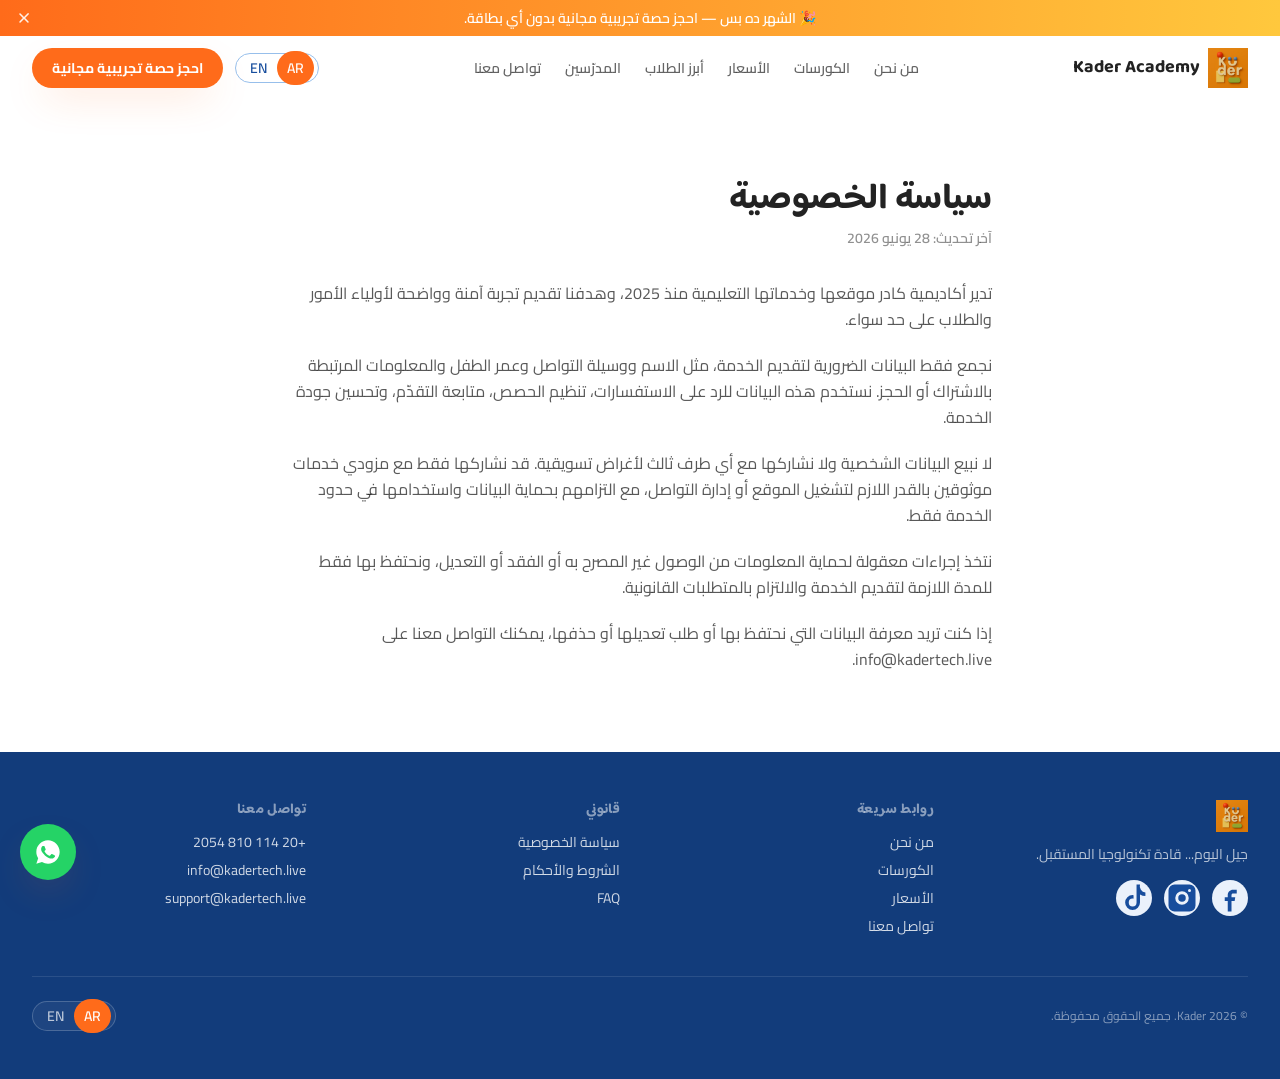
<file: ar/privacy-policy.html>
<!DOCTYPE html>
<html lang="ar" dir="rtl">
<head>
  <meta charset="UTF-8" />
  <meta name="viewport" content="width=device-width, initial-scale=1" />
  <title>سياسة الخصوصية — Kader</title>
  <meta name="description" content="كادر أكاديمية أونلاين متخصصة في تعليم البرمجة للأطفال والمراهقين من 6 إلى 18 سنة. حصص مباشرة فردية، ومنهج مبني على عمر طفلك، مع مدرّس واحد يعرف اسمه ويتابع تقدّمه." />

  <meta property="og:title" content="سياسة الخصوصية — Kader" />
  <meta property="og:description" content="كادر أكاديمية أونلاين متخصصة في تعليم البرمجة للأطفال والمراهقين من 6 إلى 18 سنة. حصص مباشرة فردية، ومنهج مبني على عمر طفلك، مع مدرّس واحد يعرف اسمه ويتابع تقدّمه." />
  <meta property="og:type" content="website" />
  <meta property="og:locale" content="ar_EG" />
  <meta property="og:url" content="https://kadertech.live/ar/privacy-policy" />
  <meta property="og:site_name" content="Kader Academy" />
  <meta property="og:image" content="https://kadertech.live/assets/img/og-cover.jpg" />
  <meta property="og:image:width" content="1200" />
  <meta property="og:image:height" content="630" />
  <meta property="og:locale:alternate" content="en_US" />

  <meta name="twitter:card" content="summary_large_image" />
  <meta name="twitter:title" content="سياسة الخصوصية — Kader" />
  <meta name="twitter:description" content="كادر أكاديمية أونلاين متخصصة في تعليم البرمجة للأطفال والمراهقين من 6 إلى 18 سنة. حصص مباشرة فردية، ومنهج مبني على عمر طفلك، مع مدرّس واحد يعرف اسمه ويتابع تقدّمه." />
  <meta name="twitter:image" content="https://kadertech.live/assets/img/og-cover.jpg" />

  <link rel="canonical" href="https://kadertech.live/ar/privacy-policy" />
  <link rel="alternate" hreflang="en" href="https://kadertech.live/en/privacy-policy" />
  <link rel="alternate" hreflang="ar" href="https://kadertech.live/ar/privacy-policy" />
  <link rel="alternate" hreflang="x-default" href="https://kadertech.live/ar/privacy-policy" />

  <link rel="icon" href="../assets/img/favicon.ico" />
  <link rel="apple-touch-icon" href="../assets/img/apple-touch-icon.png" />
  <link rel="manifest" href="../manifest.json" />
  <meta name="theme-color" content="#ff6b35" />
  <link rel="preconnect" href="https://fonts.googleapis.com">
  <link rel="preconnect" href="https://fonts.gstatic.com" crossorigin>
  <link href="https://fonts.googleapis.com/css2?family=Baloo+Bhaijaan+2:wght@600;700&family=Cairo:wght@400;600;700&display=swap" rel="stylesheet">
  <link rel="stylesheet" href="../assets/css/output.css" />
  <script type="application/ld+json">
  {
    "@context": "https://schema.org",
    "@type": "BreadcrumbList",
    "itemListElement": [
      {
        "@type": "ListItem",
        "position": 1,
        "name": "الرئيسية",
        "item": "https://kadertech.live/ar"
      },
      {
        "@type": "ListItem",
        "position": 2,
        "name": "سياسة الخصوصية",
        "item": "https://kadertech.live/ar/privacy-policy"
      }
    ]
  }
  </script>
</head>
<body class="bg-white font-body text-ink antialiased">
  
  <div id="announcement-banner" class="relative flex items-center justify-center gap-3 bg-gradient-to-r from-primary-500 to-accent-500 px-4 py-2 text-center text-sm font-semibold text-white">
    <p>🎉 الشهر ده بس — احجز حصة تجريبية مجانية بدون أي بطاقة.</p>
    <button data-dismiss-announcement aria-label="إغلاق الإعلان" class="absolute end-3 top-1/2 -translate-y-1/2 rounded-full p-1 text-white/90 hover:bg-white/15">
      <svg viewBox="0 0 20 20" class="h-4 w-4" fill="currentColor" aria-hidden="true"><path d="M4.3 4.3a1 1 0 0 1 1.4 0L10 8.6l4.3-4.3a1 1 0 1 1 1.4 1.4L11.4 10l4.3 4.3a1 1 0 0 1-1.4 1.4L10 11.4l-4.3 4.3a1 1 0 0 1-1.4-1.4L8.6 10 4.3 5.7a1 1 0 0 1 0-1.4Z"/></svg>
    </button>
  </div>
  
  <header id="site-header" class="sticky top-0 z-30 bg-white/95 backdrop-blur transition-shadow">
    <div class="mx-auto flex max-w-7xl items-center justify-between gap-4 px-4 py-3 sm:px-6 lg:px-8">
      <a href="index.html" class="flex items-center gap-2">
        <img src="../assets/img/logo.jpg" alt="كادر" class="h-10 w-auto" />
        <span class="font-display text-lg font-bold text-ink">Kader Academy</span>
      </a>

      <nav class="hidden items-center gap-6 lg:flex" aria-label="Primary">
        <a href="index.html#about" class="text-sm font-semibold text-ink/70 hover:text-secondary-600">من نحن</a>
<a href="index.html#courses" class="text-sm font-semibold text-ink/70 hover:text-secondary-600">الكورسات</a>
<a href="index.html#pricing" class="text-sm font-semibold text-ink/70 hover:text-secondary-600">الأسعار</a>
<a href="index.html#top-students" class="text-sm font-semibold text-ink/70 hover:text-secondary-600">أبرز الطلاب</a>
<a href="index.html#instructors" class="text-sm font-semibold text-ink/70 hover:text-secondary-600">المدرّسين</a>
<a href="index.html#contact" class="text-sm font-semibold text-ink/70 hover:text-secondary-600">تواصل معنا</a>
      </nav>

      <div class="hidden items-center gap-3 lg:flex">
        <div class="rounded-full border border-secondary-200 bg-white px-1 py-1 text-sm" role="group" aria-label="اللغة"><a href="../en/privacy-policy.html" data-set-locale="en" class="rounded-full px-2.5 py-1 font-semibold transition-colors text-secondary-600 hover:bg-secondary-50">EN</a><a href="#" aria-current="true" class="rounded-full px-2.5 py-1 font-semibold transition-colors bg-primary-500 text-white">AR</a></div>
        <a href="index.html#contact" class="rounded-full bg-primary-500 px-5 py-2.5 text-sm font-bold text-white shadow-lift transition-transform hover:-translate-y-0.5">
          احجز حصة تجريبية مجانية
        </a>
      </div>

      <button id="menu-toggle" aria-label="القائمة" aria-expanded="false" class="flex h-10 w-10 items-center justify-center rounded-lg border border-secondary-100 lg:hidden">
        <span id="menu-icon-open"><svg viewBox="0 0 24 24" class="h-5 w-5" fill="none" stroke="currentColor" stroke-width="2" aria-hidden="true"><path d="M4 7h16M4 12h16M4 17h16" stroke-linecap="round"/></svg></span>
        <span id="menu-icon-close" class="hidden"><svg viewBox="0 0 24 24" class="h-5 w-5" fill="none" stroke="currentColor" stroke-width="2" aria-hidden="true"><path d="M6 6l12 12M18 6 6 18" stroke-linecap="round"/></svg></span>
      </button>
    </div>

    <div id="mobile-menu" class="hidden border-t border-secondary-100 bg-white px-4 py-4 lg:hidden">
      <nav class="flex flex-col gap-3" aria-label="Mobile">
        <a href="index.html#about" class="rounded-lg px-2 py-2 text-sm font-semibold text-ink/80 hover:bg-secondary-50">من نحن</a>
<a href="index.html#courses" class="rounded-lg px-2 py-2 text-sm font-semibold text-ink/80 hover:bg-secondary-50">الكورسات</a>
<a href="index.html#pricing" class="rounded-lg px-2 py-2 text-sm font-semibold text-ink/80 hover:bg-secondary-50">الأسعار</a>
<a href="index.html#top-students" class="rounded-lg px-2 py-2 text-sm font-semibold text-ink/80 hover:bg-secondary-50">أبرز الطلاب</a>
<a href="index.html#instructors" class="rounded-lg px-2 py-2 text-sm font-semibold text-ink/80 hover:bg-secondary-50">المدرّسين</a>
<a href="index.html#contact" class="rounded-lg px-2 py-2 text-sm font-semibold text-ink/80 hover:bg-secondary-50">تواصل معنا</a>
      </nav>
      <div class="mt-4 flex items-center justify-between gap-3">
        <div class="rounded-full border border-secondary-200 bg-white px-1 py-1 text-sm" role="group" aria-label="اللغة"><a href="../en/privacy-policy.html" data-set-locale="en" class="rounded-full px-2.5 py-1 font-semibold transition-colors text-secondary-600 hover:bg-secondary-50">EN</a><a href="#" aria-current="true" class="rounded-full px-2.5 py-1 font-semibold transition-colors bg-primary-500 text-white">AR</a></div>
        <a href="index.html#contact" class="flex-1 rounded-full bg-primary-500 px-4 py-2.5 text-center text-sm font-bold text-white">
          احجز حصة تجريبية مجانية
        </a>
      </div>
    </div>
  </header>
  <main>
    
  <section class="bg-white py-16 sm:py-20">
    <div class="mx-auto max-w-3xl px-4 sm:px-6 lg:px-8">
      <h1 class="text-3xl font-bold text-ink sm:text-4xl">سياسة الخصوصية</h1>
      <p class="mt-2 text-sm font-semibold text-ink/50">آخر تحديث: 28 يونيو 2026</p>
      <div class="mt-8 space-y-5"><p class="font-body leading-relaxed text-ink/75">تدير أكاديمية كادر موقعها وخدماتها التعليمية منذ 2025، وهدفنا تقديم تجربة آمنة وواضحة لأولياء الأمور والطلاب على حد سواء.</p>
<p class="font-body leading-relaxed text-ink/75">نجمع فقط البيانات الضرورية لتقديم الخدمة، مثل الاسم ووسيلة التواصل وعمر الطفل والمعلومات المرتبطة بالاشتراك أو الحجز. نستخدم هذه البيانات للرد على الاستفسارات، تنظيم الحصص، متابعة التقدّم، وتحسين جودة الخدمة.</p>
<p class="font-body leading-relaxed text-ink/75">لا نبيع البيانات الشخصية ولا نشاركها مع أي طرف ثالث لأغراض تسويقية. قد نشاركها فقط مع مزودي خدمات موثوقين بالقدر اللازم لتشغيل الموقع أو إدارة التواصل، مع التزامهم بحماية البيانات واستخدامها في حدود الخدمة فقط.</p>
<p class="font-body leading-relaxed text-ink/75">نتخذ إجراءات معقولة لحماية المعلومات من الوصول غير المصرح به أو الفقد أو التعديل، ونحتفظ بها فقط للمدة اللازمة لتقديم الخدمة والالتزام بالمتطلبات القانونية.</p>
<p class="font-body leading-relaxed text-ink/75">إذا كنت تريد معرفة البيانات التي نحتفظ بها أو طلب تعديلها أو حذفها، يمكنك التواصل معنا على info@kadertech.live.</p></div>
    </div>
  </section>
  </main>
  
  <footer class="bg-secondary-700 text-white">
    <div class="mx-auto max-w-7xl px-4 py-12 sm:px-6 lg:px-8">
      <div class="grid gap-10 sm:grid-cols-2 lg:grid-cols-4">
        <div>
          <a href="index.html" class="flex items-center gap-2">
            <img src="../assets/img/logo.jpg" alt="كادر" class="h-8 w-auto" />
          </a>
          <p class="mt-3 max-w-xs text-sm text-white/70">جيل اليوم... قادة تكنولوجيا المستقبل.</p>
          <div class="mt-4 flex gap-3"><a href="https://facebook.com/kadertech" target="_blank" rel="noopener noreferrer" aria-label="Facebook" class="flex h-9 w-9 items-center justify-center rounded-full bg-secondary-50 text-secondary-600 transition-colors hover:bg-secondary-100"><svg viewBox="0 0 24 24" fill="currentColor" class="h-4.5 w-4.5" aria-hidden="true"><path d="M14 9h2.5V6.5H14c-1.93 0-3.5 1.57-3.5 3.5v1.5H8.5V14H10.5V21H13V14h2.1l.4-2.5H13V10c0-.55.45-1 1-1Z"/></svg></a>
<a href="https://instagram.com/kadertechacademy" target="_blank" rel="noopener noreferrer" aria-label="Instagram" class="flex h-9 w-9 items-center justify-center rounded-full bg-secondary-50 text-secondary-600 transition-colors hover:bg-secondary-100"><svg viewBox="0 0 24 24" fill="currentColor" class="h-4.5 w-4.5" aria-hidden="true"><path d="M7 3h10a4 4 0 0 1 4 4v10a4 4 0 0 1-4 4H7a4 4 0 0 1-4-4V7a4 4 0 0 1 4-4Zm5 4.5A4.5 4.5 0 1 0 16.5 12 4.5 4.5 0 0 0 12 7.5Zm0 2A2.5 2.5 0 1 1 9.5 12 2.5 2.5 0 0 1 12 9.5ZM17 6a1 1 0 1 0 1 1 1 1 0 0 0-1-1Z"/></svg></a>
<a href="https://tiktok.com/@kadertechacademy" target="_blank" rel="noopener noreferrer" aria-label="TikTok" class="flex h-9 w-9 items-center justify-center rounded-full bg-secondary-50 text-secondary-600 transition-colors hover:bg-secondary-100"><svg viewBox="0 0 24 24" fill="currentColor" class="h-4.5 w-4.5" aria-hidden="true"><path d="M16 3h-2.3v12a2.6 2.6 0 1 1-2.6-2.6c.2 0 .4 0 .6.05V10.1a4.95 4.95 0 0 0-.6-.04A4.95 4.95 0 1 0 16 15v-5.4a6.6 6.6 0 0 0 3.6 1.1V8.4A4.3 4.3 0 0 1 16 3Z"/></svg></a></div>
        </div>

        <div>
          <h3 class="text-sm font-bold uppercase tracking-wide text-white/50">روابط سريعة</h3>
          <ul class="mt-3 space-y-2 text-sm text-white/80">
            <li><a href="index.html#about" class="hover:text-white">من نحن</a></li>
            <li><a href="index.html#courses" class="hover:text-white">الكورسات</a></li>
            <li><a href="index.html#pricing" class="hover:text-white">الأسعار</a></li>
            <li><a href="index.html#contact" class="hover:text-white">تواصل معنا</a></li>
          </ul>
        </div>

        <div>
          <h3 class="text-sm font-bold uppercase tracking-wide text-white/50">قانوني</h3>
          <ul class="mt-3 space-y-2 text-sm text-white/80">
            <li><a href="privacy-policy.html" class="hover:text-white">سياسة الخصوصية</a></li>
            <li><a href="terms.html" class="hover:text-white">الشروط والأحكام</a></li>
            <li><a href="index.html#faq" class="hover:text-white">FAQ</a></li>
          </ul>
        </div>

        <div>
          <h3 class="text-sm font-bold uppercase tracking-wide text-white/50">تواصل معنا</h3>
          <ul class="mt-3 space-y-2 text-sm text-white/80">
            <li><a href="tel:+201148102054" class="hover:text-white">+20 114 810 2054</a></li>
            <li><a href="mailto:info@kadertech.live" class="hover:text-white">info@kadertech.live</a></li>
            <li><a href="mailto:support@kadertech.live" class="hover:text-white">support@kadertech.live</a></li>
          </ul>
        </div>
      </div>

      <div class="mt-10 flex flex-col items-center justify-between gap-4 border-t border-white/10 pt-6 sm:flex-row">
        <p class="text-xs text-white/50">© 2026 Kader. جميع الحقوق محفوظة.</p>
        <div class="rounded-full border border-white/20 bg-white/5 px-1 py-1 text-sm" role="group" aria-label="اللغة"><a href="../en/privacy-policy.html" data-set-locale="en" class="rounded-full px-2.5 py-1 font-semibold transition-colors text-white/70 hover:text-white">EN</a><a href="#" aria-current="true" class="rounded-full px-2.5 py-1 font-semibold transition-colors bg-primary-500 text-white">AR</a></div>
      </div>
    </div>
  </footer>
  
  <a href="https://wa.me/201148102054" target="_blank" rel="noopener noreferrer" aria-label="تواصل معنا على واتساب"
     class="fixed bottom-5 end-5 z-40 flex h-14 w-14 items-center justify-center rounded-full bg-[#25D366] text-white shadow-lift transition-transform hover:scale-105 focus-visible:scale-105">
    <svg viewBox="0 0 24 24" fill="currentColor" class="h-7 w-7" aria-hidden="true"><path d="M12.01 2C6.5 2 2 6.48 2 11.99c0 1.97.58 3.8 1.58 5.35L2 22l4.83-1.53A9.96 9.96 0 0 0 12.01 22C17.52 22 22 17.52 22 12.01 22 6.5 17.52 2 12.01 2Zm5.6 14.2c-.24.67-1.4 1.3-1.93 1.38-.5.08-1.12.11-1.8-.11-.42-.13-.96-.31-1.65-.6-2.9-1.25-4.8-4.16-4.94-4.36-.15-.2-1.17-1.56-1.17-2.97 0-1.41.74-2.1 1-2.39.26-.29.57-.36.76-.36.19 0 .38.002.55.01.18.008.42-.07.65.5.24.58.81 2 .88 2.15.07.15.12.33.02.53-.1.2-.15.32-.3.5-.15.18-.31.4-.44.54-.15.15-.3.32-.13.62.17.3.77 1.27 1.65 2.05 1.14 1.01 2.1 1.33 2.4 1.48.3.15.48.13.66-.07.18-.2.76-.88.97-1.18.2-.3.4-.25.66-.15.27.1 1.71.81 2 .96.3.15.49.22.56.34.07.13.07.74-.17 1.4Z"/></svg>
  </a>
  <script src="../assets/js/main.js"></script>
</body>
</html>
</file>
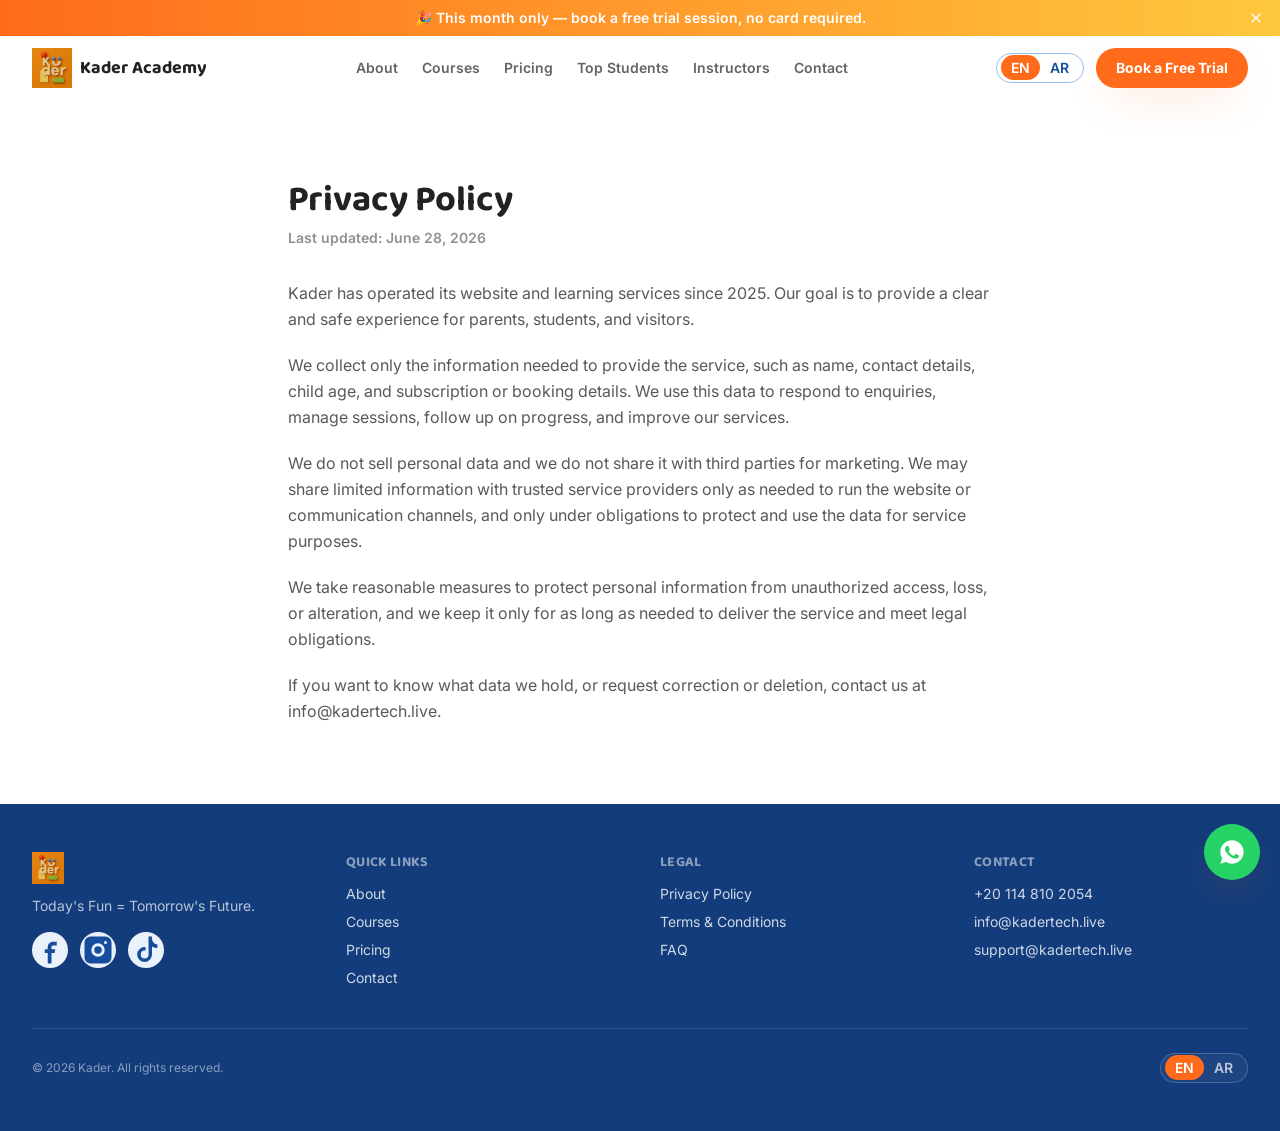
<file: en/privacy-policy.html>
<!DOCTYPE html>
<html lang="en" dir="ltr">
<head>
  <meta charset="UTF-8" />
  <meta name="viewport" content="width=device-width, initial-scale=1" />
  <title>Privacy Policy — Kader</title>
  <meta name="description" content="Kader is an online coding academy for kids and teens aged 6-18. Live 1:1 sessions, an age-based curriculum, and a real instructor who knows your child by name." />

  <meta property="og:title" content="Privacy Policy — Kader" />
  <meta property="og:description" content="Kader is an online coding academy for kids and teens aged 6-18. Live 1:1 sessions, an age-based curriculum, and a real instructor who knows your child by name." />
  <meta property="og:type" content="website" />
  <meta property="og:locale" content="en_US" />
  <meta property="og:url" content="https://kadertech.live/en/privacy-policy" />
  <meta property="og:site_name" content="Kader Academy" />
  <meta property="og:image" content="https://kadertech.live/assets/img/og-cover.jpg" />
  <meta property="og:image:width" content="1200" />
  <meta property="og:image:height" content="630" />
  <meta property="og:locale:alternate" content="ar_EG" />

  <meta name="twitter:card" content="summary_large_image" />
  <meta name="twitter:title" content="Privacy Policy — Kader" />
  <meta name="twitter:description" content="Kader is an online coding academy for kids and teens aged 6-18. Live 1:1 sessions, an age-based curriculum, and a real instructor who knows your child by name." />
  <meta name="twitter:image" content="https://kadertech.live/assets/img/og-cover.jpg" />

  <link rel="canonical" href="https://kadertech.live/en/privacy-policy" />
  <link rel="alternate" hreflang="en" href="https://kadertech.live/en/privacy-policy" />
  <link rel="alternate" hreflang="ar" href="https://kadertech.live/ar/privacy-policy" />
  <link rel="alternate" hreflang="x-default" href="https://kadertech.live/ar/privacy-policy" />

  <link rel="icon" href="../assets/img/favicon.ico" />
  <link rel="apple-touch-icon" href="../assets/img/apple-touch-icon.png" />
  <link rel="manifest" href="../manifest.json" />
  <meta name="theme-color" content="#ff6b35" />
  <link rel="preconnect" href="https://fonts.googleapis.com">
  <link rel="preconnect" href="https://fonts.gstatic.com" crossorigin>
  <link href="https://fonts.googleapis.com/css2?family=Baloo+2:wght@600;700&family=Inter:wght@400;600&display=swap" rel="stylesheet">
  <link rel="stylesheet" href="../assets/css/output.css" />
  <script type="application/ld+json">
  {
    "@context": "https://schema.org",
    "@type": "BreadcrumbList",
    "itemListElement": [
      {
        "@type": "ListItem",
        "position": 1,
        "name": "Home",
        "item": "https://kadertech.live/en"
      },
      {
        "@type": "ListItem",
        "position": 2,
        "name": "Privacy Policy",
        "item": "https://kadertech.live/en/privacy-policy"
      }
    ]
  }
  </script>
</head>
<body class="bg-white font-body text-ink antialiased">
  
  <div id="announcement-banner" class="relative flex items-center justify-center gap-3 bg-gradient-to-r from-primary-500 to-accent-500 px-4 py-2 text-center text-sm font-semibold text-white">
    <p>🎉 This month only — book a free trial session, no card required.</p>
    <button data-dismiss-announcement aria-label="Dismiss announcement" class="absolute end-3 top-1/2 -translate-y-1/2 rounded-full p-1 text-white/90 hover:bg-white/15">
      <svg viewBox="0 0 20 20" class="h-4 w-4" fill="currentColor" aria-hidden="true"><path d="M4.3 4.3a1 1 0 0 1 1.4 0L10 8.6l4.3-4.3a1 1 0 1 1 1.4 1.4L11.4 10l4.3 4.3a1 1 0 0 1-1.4 1.4L10 11.4l-4.3 4.3a1 1 0 0 1-1.4-1.4L8.6 10 4.3 5.7a1 1 0 0 1 0-1.4Z"/></svg>
    </button>
  </div>
  
  <header id="site-header" class="sticky top-0 z-30 bg-white/95 backdrop-blur transition-shadow">
    <div class="mx-auto flex max-w-7xl items-center justify-between gap-4 px-4 py-3 sm:px-6 lg:px-8">
      <a href="index.html" class="flex items-center gap-2">
        <img src="../assets/img/logo.jpg" alt="Kader" class="h-10 w-auto" />
        <span class="font-display text-lg font-bold text-ink">Kader Academy</span>
      </a>

      <nav class="hidden items-center gap-6 lg:flex" aria-label="Primary">
        <a href="index.html#about" class="text-sm font-semibold text-ink/70 hover:text-secondary-600">About</a>
<a href="index.html#courses" class="text-sm font-semibold text-ink/70 hover:text-secondary-600">Courses</a>
<a href="index.html#pricing" class="text-sm font-semibold text-ink/70 hover:text-secondary-600">Pricing</a>
<a href="index.html#top-students" class="text-sm font-semibold text-ink/70 hover:text-secondary-600">Top Students</a>
<a href="index.html#instructors" class="text-sm font-semibold text-ink/70 hover:text-secondary-600">Instructors</a>
<a href="index.html#contact" class="text-sm font-semibold text-ink/70 hover:text-secondary-600">Contact</a>
      </nav>

      <div class="hidden items-center gap-3 lg:flex">
        <div class="rounded-full border border-secondary-200 bg-white px-1 py-1 text-sm" role="group" aria-label="Language"><a href="#" aria-current="true" class="rounded-full px-2.5 py-1 font-semibold transition-colors bg-primary-500 text-white">EN</a><a href="../ar/privacy-policy.html" data-set-locale="ar" class="rounded-full px-2.5 py-1 font-semibold transition-colors text-secondary-600 hover:bg-secondary-50">AR</a></div>
        <a href="index.html#contact" class="rounded-full bg-primary-500 px-5 py-2.5 text-sm font-bold text-white shadow-lift transition-transform hover:-translate-y-0.5">
          Book a Free Trial
        </a>
      </div>

      <button id="menu-toggle" aria-label="Menu" aria-expanded="false" class="flex h-10 w-10 items-center justify-center rounded-lg border border-secondary-100 lg:hidden">
        <span id="menu-icon-open"><svg viewBox="0 0 24 24" class="h-5 w-5" fill="none" stroke="currentColor" stroke-width="2" aria-hidden="true"><path d="M4 7h16M4 12h16M4 17h16" stroke-linecap="round"/></svg></span>
        <span id="menu-icon-close" class="hidden"><svg viewBox="0 0 24 24" class="h-5 w-5" fill="none" stroke="currentColor" stroke-width="2" aria-hidden="true"><path d="M6 6l12 12M18 6 6 18" stroke-linecap="round"/></svg></span>
      </button>
    </div>

    <div id="mobile-menu" class="hidden border-t border-secondary-100 bg-white px-4 py-4 lg:hidden">
      <nav class="flex flex-col gap-3" aria-label="Mobile">
        <a href="index.html#about" class="rounded-lg px-2 py-2 text-sm font-semibold text-ink/80 hover:bg-secondary-50">About</a>
<a href="index.html#courses" class="rounded-lg px-2 py-2 text-sm font-semibold text-ink/80 hover:bg-secondary-50">Courses</a>
<a href="index.html#pricing" class="rounded-lg px-2 py-2 text-sm font-semibold text-ink/80 hover:bg-secondary-50">Pricing</a>
<a href="index.html#top-students" class="rounded-lg px-2 py-2 text-sm font-semibold text-ink/80 hover:bg-secondary-50">Top Students</a>
<a href="index.html#instructors" class="rounded-lg px-2 py-2 text-sm font-semibold text-ink/80 hover:bg-secondary-50">Instructors</a>
<a href="index.html#contact" class="rounded-lg px-2 py-2 text-sm font-semibold text-ink/80 hover:bg-secondary-50">Contact</a>
      </nav>
      <div class="mt-4 flex items-center justify-between gap-3">
        <div class="rounded-full border border-secondary-200 bg-white px-1 py-1 text-sm" role="group" aria-label="Language"><a href="#" aria-current="true" class="rounded-full px-2.5 py-1 font-semibold transition-colors bg-primary-500 text-white">EN</a><a href="../ar/privacy-policy.html" data-set-locale="ar" class="rounded-full px-2.5 py-1 font-semibold transition-colors text-secondary-600 hover:bg-secondary-50">AR</a></div>
        <a href="index.html#contact" class="flex-1 rounded-full bg-primary-500 px-4 py-2.5 text-center text-sm font-bold text-white">
          Book a Free Trial
        </a>
      </div>
    </div>
  </header>
  <main>
    
  <section class="bg-white py-16 sm:py-20">
    <div class="mx-auto max-w-3xl px-4 sm:px-6 lg:px-8">
      <h1 class="text-3xl font-bold text-ink sm:text-4xl">Privacy Policy</h1>
      <p class="mt-2 text-sm font-semibold text-ink/50">Last updated: June 28, 2026</p>
      <div class="mt-8 space-y-5"><p class="font-body leading-relaxed text-ink/75">Kader has operated its website and learning services since 2025. Our goal is to provide a clear and safe experience for parents, students, and visitors.</p>
<p class="font-body leading-relaxed text-ink/75">We collect only the information needed to provide the service, such as name, contact details, child age, and subscription or booking details. We use this data to respond to enquiries, manage sessions, follow up on progress, and improve our services.</p>
<p class="font-body leading-relaxed text-ink/75">We do not sell personal data and we do not share it with third parties for marketing. We may share limited information with trusted service providers only as needed to run the website or communication channels, and only under obligations to protect and use the data for service purposes.</p>
<p class="font-body leading-relaxed text-ink/75">We take reasonable measures to protect personal information from unauthorized access, loss, or alteration, and we keep it only for as long as needed to deliver the service and meet legal obligations.</p>
<p class="font-body leading-relaxed text-ink/75">If you want to know what data we hold, or request correction or deletion, contact us at info@kadertech.live.</p></div>
    </div>
  </section>
  </main>
  
  <footer class="bg-secondary-700 text-white">
    <div class="mx-auto max-w-7xl px-4 py-12 sm:px-6 lg:px-8">
      <div class="grid gap-10 sm:grid-cols-2 lg:grid-cols-4">
        <div>
          <a href="index.html" class="flex items-center gap-2">
            <img src="../assets/img/logo.jpg" alt="Kader" class="h-8 w-auto" />
          </a>
          <p class="mt-3 max-w-xs text-sm text-white/70">Today's Fun = Tomorrow's Future.</p>
          <div class="mt-4 flex gap-3"><a href="https://facebook.com/kadertech" target="_blank" rel="noopener noreferrer" aria-label="Facebook" class="flex h-9 w-9 items-center justify-center rounded-full bg-secondary-50 text-secondary-600 transition-colors hover:bg-secondary-100"><svg viewBox="0 0 24 24" fill="currentColor" class="h-4.5 w-4.5" aria-hidden="true"><path d="M14 9h2.5V6.5H14c-1.93 0-3.5 1.57-3.5 3.5v1.5H8.5V14H10.5V21H13V14h2.1l.4-2.5H13V10c0-.55.45-1 1-1Z"/></svg></a>
<a href="https://instagram.com/kadertechacademy" target="_blank" rel="noopener noreferrer" aria-label="Instagram" class="flex h-9 w-9 items-center justify-center rounded-full bg-secondary-50 text-secondary-600 transition-colors hover:bg-secondary-100"><svg viewBox="0 0 24 24" fill="currentColor" class="h-4.5 w-4.5" aria-hidden="true"><path d="M7 3h10a4 4 0 0 1 4 4v10a4 4 0 0 1-4 4H7a4 4 0 0 1-4-4V7a4 4 0 0 1 4-4Zm5 4.5A4.5 4.5 0 1 0 16.5 12 4.5 4.5 0 0 0 12 7.5Zm0 2A2.5 2.5 0 1 1 9.5 12 2.5 2.5 0 0 1 12 9.5ZM17 6a1 1 0 1 0 1 1 1 1 0 0 0-1-1Z"/></svg></a>
<a href="https://tiktok.com/@kadertechacademy" target="_blank" rel="noopener noreferrer" aria-label="TikTok" class="flex h-9 w-9 items-center justify-center rounded-full bg-secondary-50 text-secondary-600 transition-colors hover:bg-secondary-100"><svg viewBox="0 0 24 24" fill="currentColor" class="h-4.5 w-4.5" aria-hidden="true"><path d="M16 3h-2.3v12a2.6 2.6 0 1 1-2.6-2.6c.2 0 .4 0 .6.05V10.1a4.95 4.95 0 0 0-.6-.04A4.95 4.95 0 1 0 16 15v-5.4a6.6 6.6 0 0 0 3.6 1.1V8.4A4.3 4.3 0 0 1 16 3Z"/></svg></a></div>
        </div>

        <div>
          <h3 class="text-sm font-bold uppercase tracking-wide text-white/50">Quick Links</h3>
          <ul class="mt-3 space-y-2 text-sm text-white/80">
            <li><a href="index.html#about" class="hover:text-white">About</a></li>
            <li><a href="index.html#courses" class="hover:text-white">Courses</a></li>
            <li><a href="index.html#pricing" class="hover:text-white">Pricing</a></li>
            <li><a href="index.html#contact" class="hover:text-white">Contact</a></li>
          </ul>
        </div>

        <div>
          <h3 class="text-sm font-bold uppercase tracking-wide text-white/50">Legal</h3>
          <ul class="mt-3 space-y-2 text-sm text-white/80">
            <li><a href="privacy-policy.html" class="hover:text-white">Privacy Policy</a></li>
            <li><a href="terms.html" class="hover:text-white">Terms & Conditions</a></li>
            <li><a href="index.html#faq" class="hover:text-white">FAQ</a></li>
          </ul>
        </div>

        <div>
          <h3 class="text-sm font-bold uppercase tracking-wide text-white/50">Contact</h3>
          <ul class="mt-3 space-y-2 text-sm text-white/80">
            <li><a href="tel:+201148102054" class="hover:text-white">+20 114 810 2054</a></li>
            <li><a href="mailto:info@kadertech.live" class="hover:text-white">info@kadertech.live</a></li>
            <li><a href="mailto:support@kadertech.live" class="hover:text-white">support@kadertech.live</a></li>
          </ul>
        </div>
      </div>

      <div class="mt-10 flex flex-col items-center justify-between gap-4 border-t border-white/10 pt-6 sm:flex-row">
        <p class="text-xs text-white/50">© 2026 Kader. All rights reserved.</p>
        <div class="rounded-full border border-white/20 bg-white/5 px-1 py-1 text-sm" role="group" aria-label="Language"><a href="#" aria-current="true" class="rounded-full px-2.5 py-1 font-semibold transition-colors bg-primary-500 text-white">EN</a><a href="../ar/privacy-policy.html" data-set-locale="ar" class="rounded-full px-2.5 py-1 font-semibold transition-colors text-white/70 hover:text-white">AR</a></div>
      </div>
    </div>
  </footer>
  
  <a href="https://wa.me/201148102054" target="_blank" rel="noopener noreferrer" aria-label="Chat with us on WhatsApp"
     class="fixed bottom-5 end-5 z-40 flex h-14 w-14 items-center justify-center rounded-full bg-[#25D366] text-white shadow-lift transition-transform hover:scale-105 focus-visible:scale-105">
    <svg viewBox="0 0 24 24" fill="currentColor" class="h-7 w-7" aria-hidden="true"><path d="M12.01 2C6.5 2 2 6.48 2 11.99c0 1.97.58 3.8 1.58 5.35L2 22l4.83-1.53A9.96 9.96 0 0 0 12.01 22C17.52 22 22 17.52 22 12.01 22 6.5 17.52 2 12.01 2Zm5.6 14.2c-.24.67-1.4 1.3-1.93 1.38-.5.08-1.12.11-1.8-.11-.42-.13-.96-.31-1.65-.6-2.9-1.25-4.8-4.16-4.94-4.36-.15-.2-1.17-1.56-1.17-2.97 0-1.41.74-2.1 1-2.39.26-.29.57-.36.76-.36.19 0 .38.002.55.01.18.008.42-.07.65.5.24.58.81 2 .88 2.15.07.15.12.33.02.53-.1.2-.15.32-.3.5-.15.18-.31.4-.44.54-.15.15-.3.32-.13.62.17.3.77 1.27 1.65 2.05 1.14 1.01 2.1 1.33 2.4 1.48.3.15.48.13.66-.07.18-.2.76-.88.97-1.18.2-.3.4-.25.66-.15.27.1 1.71.81 2 .96.3.15.49.22.56.34.07.13.07.74-.17 1.4Z"/></svg>
  </a>
  <script src="../assets/js/main.js"></script>
</body>
</html>
</file>
<file: assets/css/output.css>
*,:after,:before{--tw-border-spacing-x:0;--tw-border-spacing-y:0;--tw-translate-x:0;--tw-translate-y:0;--tw-rotate:0;--tw-skew-x:0;--tw-skew-y:0;--tw-scale-x:1;--tw-scale-y:1;--tw-pan-x: ;--tw-pan-y: ;--tw-pinch-zoom: ;--tw-scroll-snap-strictness:proximity;--tw-gradient-from-position: ;--tw-gradient-via-position: ;--tw-gradient-to-position: ;--tw-ordinal: ;--tw-slashed-zero: ;--tw-numeric-figure: ;--tw-numeric-spacing: ;--tw-numeric-fraction: ;--tw-ring-inset: ;--tw-ring-offset-width:0px;--tw-ring-offset-color:#fff;--tw-ring-color:rgba(59,130,246,.5);--tw-ring-offset-shadow:0 0 #0000;--tw-ring-shadow:0 0 #0000;--tw-shadow:0 0 #0000;--tw-shadow-colored:0 0 #0000;--tw-blur: ;--tw-brightness: ;--tw-contrast: ;--tw-grayscale: ;--tw-hue-rotate: ;--tw-invert: ;--tw-saturate: ;--tw-sepia: ;--tw-drop-shadow: ;--tw-backdrop-blur: ;--tw-backdrop-brightness: ;--tw-backdrop-contrast: ;--tw-backdrop-grayscale: ;--tw-backdrop-hue-rotate: ;--tw-backdrop-invert: ;--tw-backdrop-opacity: ;--tw-backdrop-saturate: ;--tw-backdrop-sepia: ;--tw-contain-size: ;--tw-contain-layout: ;--tw-contain-paint: ;--tw-contain-style: }::backdrop{--tw-border-spacing-x:0;--tw-border-spacing-y:0;--tw-translate-x:0;--tw-translate-y:0;--tw-rotate:0;--tw-skew-x:0;--tw-skew-y:0;--tw-scale-x:1;--tw-scale-y:1;--tw-pan-x: ;--tw-pan-y: ;--tw-pinch-zoom: ;--tw-scroll-snap-strictness:proximity;--tw-gradient-from-position: ;--tw-gradient-via-position: ;--tw-gradient-to-position: ;--tw-ordinal: ;--tw-slashed-zero: ;--tw-numeric-figure: ;--tw-numeric-spacing: ;--tw-numeric-fraction: ;--tw-ring-inset: ;--tw-ring-offset-width:0px;--tw-ring-offset-color:#fff;--tw-ring-color:rgba(59,130,246,.5);--tw-ring-offset-shadow:0 0 #0000;--tw-ring-shadow:0 0 #0000;--tw-shadow:0 0 #0000;--tw-shadow-colored:0 0 #0000;--tw-blur: ;--tw-brightness: ;--tw-contrast: ;--tw-grayscale: ;--tw-hue-rotate: ;--tw-invert: ;--tw-saturate: ;--tw-sepia: ;--tw-drop-shadow: ;--tw-backdrop-blur: ;--tw-backdrop-brightness: ;--tw-backdrop-contrast: ;--tw-backdrop-grayscale: ;--tw-backdrop-hue-rotate: ;--tw-backdrop-invert: ;--tw-backdrop-opacity: ;--tw-backdrop-saturate: ;--tw-backdrop-sepia: ;--tw-contain-size: ;--tw-contain-layout: ;--tw-contain-paint: ;--tw-contain-style: }/*! tailwindcss v3.4.19 | MIT License | https://tailwindcss.com*/*,:after,:before{box-sizing:border-box;border:0 solid #e5e7eb}:after,:before{--tw-content:""}:host,html{line-height:1.5;-webkit-text-size-adjust:100%;-moz-tab-size:4;-o-tab-size:4;tab-size:4;font-family:ui-sans-serif,system-ui,sans-serif,Apple Color Emoji,Segoe UI Emoji,Segoe UI Symbol,Noto Color Emoji;font-feature-settings:normal;font-variation-settings:normal;-webkit-tap-highlight-color:transparent}body{margin:0;line-height:inherit}hr{height:0;color:inherit;border-top-width:1px}abbr:where([title]){-webkit-text-decoration:underline dotted;text-decoration:underline dotted}h1,h2,h3,h4,h5,h6{font-size:inherit;font-weight:inherit}a{color:inherit;text-decoration:inherit}b,strong{font-weight:bolder}code,kbd,pre,samp{font-family:ui-monospace,SFMono-Regular,Menlo,Monaco,Consolas,Liberation Mono,Courier New,monospace;font-feature-settings:normal;font-variation-settings:normal;font-size:1em}small{font-size:80%}sub,sup{font-size:75%;line-height:0;position:relative;vertical-align:baseline}sub{bottom:-.25em}sup{top:-.5em}table{text-indent:0;border-color:inherit;border-collapse:collapse}button,input,optgroup,select,textarea{font-family:inherit;font-feature-settings:inherit;font-variation-settings:inherit;font-size:100%;font-weight:inherit;line-height:inherit;letter-spacing:inherit;color:inherit;margin:0;padding:0}button,select{text-transform:none}button,input:where([type=button]),input:where([type=reset]),input:where([type=submit]){-webkit-appearance:button;background-color:transparent;background-image:none}:-moz-focusring{outline:auto}:-moz-ui-invalid{box-shadow:none}progress{vertical-align:baseline}::-webkit-inner-spin-button,::-webkit-outer-spin-button{height:auto}[type=search]{-webkit-appearance:textfield;outline-offset:-2px}::-webkit-search-decoration{-webkit-appearance:none}::-webkit-file-upload-button{-webkit-appearance:button;font:inherit}summary{display:list-item}blockquote,dd,dl,figure,h1,h2,h3,h4,h5,h6,hr,p,pre{margin:0}fieldset{margin:0}fieldset,legend{padding:0}menu,ol,ul{list-style:none;margin:0;padding:0}dialog{padding:0}textarea{resize:vertical}input::-moz-placeholder,textarea::-moz-placeholder{opacity:1;color:#9ca3af}input::placeholder,textarea::placeholder{opacity:1;color:#9ca3af}[role=button],button{cursor:pointer}:disabled{cursor:default}audio,canvas,embed,iframe,img,object,svg,video{display:block;vertical-align:middle}img,video{max-width:100%;height:auto}[hidden]:where(:not([hidden=until-found])){display:none}:root,html[lang=en]{--font-display:"Baloo 2",sans-serif;--font-body:"Inter",sans-serif}html[lang=ar]{--font-display:"Baloo Bhaijaan 2",sans-serif;--font-body:"Cairo",sans-serif}html{scroll-behavior:smooth}body{--tw-bg-opacity:1;background-color:rgb(255 255 255/var(--tw-bg-opacity,1));font-family:var(--font-body),sans-serif;--tw-text-opacity:1;color:rgb(34 34 34/var(--tw-text-opacity,1));-webkit-font-smoothing:antialiased;-moz-osx-font-smoothing:grayscale}h1,h2,h3,h4{font-family:var(--font-display),sans-serif}:focus-visible{outline:3px solid #1e5fbf;outline-offset:2px;border-radius:4px}.fixed{position:fixed}.absolute{position:absolute}.relative{position:relative}.sticky{position:sticky}.-inset-4{inset:-1rem}.inset-0{inset:0}.-top-3{top:-.75rem}.bottom-5{bottom:1.25rem}.end-3{inset-inline-end:.75rem}.end-4{inset-inline-end:1rem}.end-5{inset-inline-end:1.25rem}.top-0{top:0}.top-1\/2{top:50%}.top-9{top:2.25rem}.-z-10{z-index:-10}.z-30{z-index:30}.z-40{z-index:40}.mx-auto{margin-left:auto;margin-right:auto}.mb-1\.5{margin-bottom:.375rem}.mt-1{margin-top:.25rem}.mt-1\.5{margin-top:.375rem}.mt-10{margin-top:2.5rem}.mt-12{margin-top:3rem}.mt-14{margin-top:3.5rem}.mt-16{margin-top:4rem}.mt-2{margin-top:.5rem}.mt-3{margin-top:.75rem}.mt-4{margin-top:1rem}.mt-5{margin-top:1.25rem}.mt-6{margin-top:1.5rem}.mt-8{margin-top:2rem}.mt-9{margin-top:2.25rem}.block{display:block}.flex{display:flex}.inline-flex{display:inline-flex}.grid{display:grid}.hidden{display:none}.aspect-\[4\/3\]{aspect-ratio:4/3}.aspect-\[4\/5\]{aspect-ratio:4/5}.aspect-square{aspect-ratio:1/1}.h-1{height:.25rem}.h-1\.5{height:.375rem}.h-10{height:2.5rem}.h-11{height:2.75rem}.h-14{height:3.5rem}.h-4{height:1rem}.h-5{height:1.25rem}.h-6{height:1.5rem}.h-7{height:1.75rem}.h-8{height:2rem}.h-9{height:2.25rem}.h-full{height:100%}.max-h-0{max-height:0}.max-h-96{max-height:24rem}.w-1\.5{width:.375rem}.w-10{width:2.5rem}.w-11{width:2.75rem}.w-14{width:3.5rem}.w-4{width:1rem}.w-5{width:1.25rem}.w-6{width:1.5rem}.w-7{width:1.75rem}.w-8{width:2rem}.w-9{width:2.25rem}.w-full{width:100%}.max-w-2xl{max-width:42rem}.max-w-3xl{max-width:48rem}.max-w-7xl{max-width:80rem}.max-w-md{max-width:28rem}.max-w-xl{max-width:36rem}.max-w-xs{max-width:20rem}.flex-1{flex:1 1 0%}.flex-none{flex:none}.grow{flex-grow:1}.-translate-y-1\/2{--tw-translate-y:-50%}.-translate-y-1\/2,.rotate-3{transform:translate(var(--tw-translate-x),var(--tw-translate-y)) rotate(var(--tw-rotate)) skewX(var(--tw-skew-x)) skewY(var(--tw-skew-y)) scaleX(var(--tw-scale-x)) scaleY(var(--tw-scale-y))}.rotate-3{--tw-rotate:3deg}.rotate-45{--tw-rotate:45deg;transform:translate(var(--tw-translate-x),var(--tw-translate-y)) rotate(var(--tw-rotate)) skewX(var(--tw-skew-x)) skewY(var(--tw-skew-y)) scaleX(var(--tw-scale-x)) scaleY(var(--tw-scale-y))}@keyframes fade-up{0%{opacity:0;transform:translateY(16px)}to{opacity:1;transform:translateY(0)}}.animate-fade-up{animation:fade-up .6s ease-out forwards}@keyframes float-slow{0%,to{transform:translateY(0)}50%{transform:translateY(-10px)}}.animate-float-slow{animation:float-slow 6s ease-in-out infinite}@keyframes pop{0%{opacity:0;transform:scale(.92)}to{opacity:1;transform:scale(1)}}.animate-pop{animation:pop .5s ease-out forwards}.flex-col{flex-direction:column}.flex-wrap{flex-wrap:wrap}.items-center{align-items:center}.items-baseline{align-items:baseline}.justify-center{justify-content:center}.justify-between{justify-content:space-between}.gap-1{gap:.25rem}.gap-1\.5{gap:.375rem}.gap-10{gap:2.5rem}.gap-2{gap:.5rem}.gap-2\.5{gap:.625rem}.gap-3{gap:.75rem}.gap-4{gap:1rem}.gap-5{gap:1.25rem}.gap-6{gap:1.5rem}.gap-8{gap:2rem}.gap-x-6{-moz-column-gap:1.5rem;column-gap:1.5rem}.gap-y-2{row-gap:.5rem}.space-y-2>:not([hidden])~:not([hidden]){--tw-space-y-reverse:0;margin-top:calc(.5rem*(1 - var(--tw-space-y-reverse)));margin-bottom:calc(.5rem*var(--tw-space-y-reverse))}.space-y-3>:not([hidden])~:not([hidden]){--tw-space-y-reverse:0;margin-top:calc(.75rem*(1 - var(--tw-space-y-reverse)));margin-bottom:calc(.75rem*var(--tw-space-y-reverse))}.space-y-4>:not([hidden])~:not([hidden]){--tw-space-y-reverse:0;margin-top:calc(1rem*(1 - var(--tw-space-y-reverse)));margin-bottom:calc(1rem*var(--tw-space-y-reverse))}.space-y-5>:not([hidden])~:not([hidden]){--tw-space-y-reverse:0;margin-top:calc(1.25rem*(1 - var(--tw-space-y-reverse)));margin-bottom:calc(1.25rem*var(--tw-space-y-reverse))}.divide-y>:not([hidden])~:not([hidden]){--tw-divide-y-reverse:0;border-top-width:calc(1px*(1 - var(--tw-divide-y-reverse)));border-bottom-width:calc(1px*var(--tw-divide-y-reverse))}.divide-secondary-100>:not([hidden])~:not([hidden]){--tw-divide-opacity:1;border-color:rgb(203 223 245/var(--tw-divide-opacity,1))}.overflow-hidden{overflow:hidden}.rounded-2xl{border-radius:1rem}.rounded-3xl{border-radius:1.5rem}.rounded-\[2\.5rem\]{border-radius:2.5rem}.rounded-full{border-radius:9999px}.rounded-lg{border-radius:.5rem}.rounded-xl{border-radius:.75rem}.border{border-width:1px}.border-2{border-width:2px}.border-b{border-bottom-width:1px}.border-t{border-top-width:1px}.border-dashed{border-style:dashed}.border-ink\/10{border-color:rgba(34,34,34,.1)}.border-ink\/15{border-color:rgba(34,34,34,.15)}.border-secondary-100{--tw-border-opacity:1;border-color:rgb(203 223 245/var(--tw-border-opacity,1))}.border-secondary-200{--tw-border-opacity:1;border-color:rgb(151 191 235/var(--tw-border-opacity,1))}.border-secondary-500{--tw-border-opacity:1;border-color:rgb(30 95 191/var(--tw-border-opacity,1))}.border-white\/10{border-color:hsla(0,0%,100%,.1)}.border-white\/20{border-color:hsla(0,0%,100%,.2)}.bg-\[\#25D366\]{--tw-bg-opacity:1;background-color:rgb(37 211 102/var(--tw-bg-opacity,1))}.bg-accent-50{--tw-bg-opacity:1;background-color:rgb(255 249 232/var(--tw-bg-opacity,1))}.bg-accent-500{--tw-bg-opacity:1;background-color:rgb(255 200 61/var(--tw-bg-opacity,1))}.bg-cream{--tw-bg-opacity:1;background-color:rgb(255 248 240/var(--tw-bg-opacity,1))}.bg-cream\/60{background-color:rgba(255,248,240,.6)}.bg-ink\/30{background-color:rgba(34,34,34,.3)}.bg-primary-50{--tw-bg-opacity:1;background-color:rgb(255 243 235/var(--tw-bg-opacity,1))}.bg-primary-500{--tw-bg-opacity:1;background-color:rgb(255 107 26/var(--tw-bg-opacity,1))}.bg-secondary-100\/70{background-color:rgba(203,223,245,.7)}.bg-secondary-50{--tw-bg-opacity:1;background-color:rgb(234 241 251/var(--tw-bg-opacity,1))}.bg-secondary-500{--tw-bg-opacity:1;background-color:rgb(30 95 191/var(--tw-bg-opacity,1))}.bg-secondary-700{--tw-bg-opacity:1;background-color:rgb(18 60 123/var(--tw-bg-opacity,1))}.bg-white{--tw-bg-opacity:1;background-color:rgb(255 255 255/var(--tw-bg-opacity,1))}.bg-white\/5{background-color:hsla(0,0%,100%,.05)}.bg-white\/80{background-color:hsla(0,0%,100%,.8)}.bg-white\/95{background-color:hsla(0,0%,100%,.95)}.bg-gradient-to-br{background-image:linear-gradient(to bottom right,var(--tw-gradient-stops))}.bg-gradient-to-r{background-image:linear-gradient(to right,var(--tw-gradient-stops))}.from-accent-100{--tw-gradient-from:#fff0c2 var(--tw-gradient-from-position);--tw-gradient-to:rgba(255,240,194,0) var(--tw-gradient-to-position);--tw-gradient-stops:var(--tw-gradient-from),var(--tw-gradient-to)}.from-primary-100{--tw-gradient-from:#ffe2cc var(--tw-gradient-from-position);--tw-gradient-to:rgba(255,226,204,0) var(--tw-gradient-to-position);--tw-gradient-stops:var(--tw-gradient-from),var(--tw-gradient-to)}.from-primary-200{--tw-gradient-from:#ffc499 var(--tw-gradient-from-position);--tw-gradient-to:rgba(255,196,153,0) var(--tw-gradient-to-position);--tw-gradient-stops:var(--tw-gradient-from),var(--tw-gradient-to)}.from-primary-500{--tw-gradient-from:#ff6b1a var(--tw-gradient-from-position);--tw-gradient-to:rgba(255,107,26,0) var(--tw-gradient-to-position);--tw-gradient-stops:var(--tw-gradient-from),var(--tw-gradient-to)}.from-secondary-100{--tw-gradient-from:#cbdff5 var(--tw-gradient-from-position);--tw-gradient-to:rgba(203,223,245,0) var(--tw-gradient-to-position);--tw-gradient-stops:var(--tw-gradient-from),var(--tw-gradient-to)}.via-accent-50{--tw-gradient-to:rgba(255,249,232,0) var(--tw-gradient-to-position);--tw-gradient-stops:var(--tw-gradient-from),#fff9e8 var(--tw-gradient-via-position),var(--tw-gradient-to)}.via-primary-50{--tw-gradient-to:rgba(255,243,235,0) var(--tw-gradient-to-position);--tw-gradient-stops:var(--tw-gradient-from),#fff3eb var(--tw-gradient-via-position),var(--tw-gradient-to)}.via-secondary-200{--tw-gradient-to:rgba(151,191,235,0) var(--tw-gradient-to-position);--tw-gradient-stops:var(--tw-gradient-from),#97bfeb var(--tw-gradient-via-position),var(--tw-gradient-to)}.via-secondary-50{--tw-gradient-to:rgba(234,241,251,0) var(--tw-gradient-to-position);--tw-gradient-stops:var(--tw-gradient-from),#eaf1fb var(--tw-gradient-via-position),var(--tw-gradient-to)}.to-accent-200{--tw-gradient-to:#ffe38f var(--tw-gradient-to-position)}.to-accent-50{--tw-gradient-to:#fff9e8 var(--tw-gradient-to-position)}.to-accent-500{--tw-gradient-to:#ffc83d var(--tw-gradient-to-position)}.to-primary-50{--tw-gradient-to:#fff3eb var(--tw-gradient-to-position)}.to-white{--tw-gradient-to:#fff var(--tw-gradient-to-position)}.p-1{padding:.25rem}.p-5{padding:1.25rem}.p-6{padding:1.5rem}.px-1{padding-left:.25rem;padding-right:.25rem}.px-2{padding-left:.5rem;padding-right:.5rem}.px-2\.5{padding-left:.625rem;padding-right:.625rem}.px-3{padding-left:.75rem;padding-right:.75rem}.px-4{padding-left:1rem;padding-right:1rem}.px-5{padding-left:1.25rem;padding-right:1.25rem}.px-6{padding-left:1.5rem;padding-right:1.5rem}.px-7{padding-left:1.75rem;padding-right:1.75rem}.py-1{padding-top:.25rem;padding-bottom:.25rem}.py-1\.5{padding-top:.375rem;padding-bottom:.375rem}.py-12{padding-top:3rem;padding-bottom:3rem}.py-14{padding-top:3.5rem;padding-bottom:3.5rem}.py-16{padding-top:4rem;padding-bottom:4rem}.py-2{padding-top:.5rem;padding-bottom:.5rem}.py-2\.5{padding-top:.625rem;padding-bottom:.625rem}.py-3{padding-top:.75rem;padding-bottom:.75rem}.py-3\.5{padding-top:.875rem;padding-bottom:.875rem}.py-4{padding-top:1rem;padding-bottom:1rem}.pb-5{padding-bottom:1.25rem}.pt-3{padding-top:.75rem}.pt-5{padding-top:1.25rem}.pt-6{padding-top:1.5rem}.text-center{text-align:center}.text-start{text-align:start}.font-body{font-family:var(--font-body),sans-serif}.font-display{font-family:var(--font-display),sans-serif}.font-mono{font-family:ui-monospace,SFMono-Regular,Menlo,Monaco,Consolas,Liberation Mono,Courier New,monospace}.text-2xl{font-size:1.5rem;line-height:2rem}.text-3xl{font-size:1.875rem;line-height:2.25rem}.text-4xl{font-size:2.25rem;line-height:2.5rem}.text-base{font-size:1rem;line-height:1.5rem}.text-lg{font-size:1.125rem;line-height:1.75rem}.text-sm{font-size:.875rem;line-height:1.25rem}.text-xl{font-size:1.25rem;line-height:1.75rem}.text-xs{font-size:.75rem;line-height:1rem}.font-bold{font-weight:700}.font-semibold{font-weight:600}.uppercase{text-transform:uppercase}.italic{font-style:italic}.leading-relaxed{line-height:1.625}.leading-tight{line-height:1.25}.tracking-wide{letter-spacing:.025em}.text-ink{--tw-text-opacity:1;color:rgb(34 34 34/var(--tw-text-opacity,1))}.text-ink\/30{color:rgba(34,34,34,.3)}.text-ink\/45{color:rgba(34,34,34,.45)}.text-ink\/50{color:rgba(34,34,34,.5)}.text-ink\/55{color:rgba(34,34,34,.55)}.text-ink\/60{color:rgba(34,34,34,.6)}.text-ink\/65{color:rgba(34,34,34,.65)}.text-ink\/70{color:rgba(34,34,34,.7)}.text-ink\/75{color:rgba(34,34,34,.75)}.text-ink\/80{color:rgba(34,34,34,.8)}.text-primary-600{--tw-text-opacity:1;color:rgb(229 90 14/var(--tw-text-opacity,1))}.text-secondary-600{--tw-text-opacity:1;color:rgb(23 77 157/var(--tw-text-opacity,1))}.text-secondary-700{--tw-text-opacity:1;color:rgb(18 60 123/var(--tw-text-opacity,1))}.text-white{--tw-text-opacity:1;color:rgb(255 255 255/var(--tw-text-opacity,1))}.text-white\/50{color:hsla(0,0%,100%,.5)}.text-white\/70{color:hsla(0,0%,100%,.7)}.text-white\/80{color:hsla(0,0%,100%,.8)}.text-white\/90{color:hsla(0,0%,100%,.9)}.antialiased{-webkit-font-smoothing:antialiased;-moz-osx-font-smoothing:grayscale}.opacity-20{opacity:.2}.shadow-lift{--tw-shadow:0 16px 40px -12px rgba(255,107,26,.25);--tw-shadow-colored:0 16px 40px -12px var(--tw-shadow-color)}.shadow-lift,.shadow-soft{box-shadow:var(--tw-ring-offset-shadow,0 0 #0000),var(--tw-ring-shadow,0 0 #0000),var(--tw-shadow)}.shadow-soft{--tw-shadow:0 8px 24px -8px rgba(34,34,34,.12);--tw-shadow-colored:0 8px 24px -8px var(--tw-shadow-color)}.backdrop-blur{--tw-backdrop-blur:blur(8px)}.backdrop-blur,.backdrop-blur-sm{-webkit-backdrop-filter:var(--tw-backdrop-blur) var(--tw-backdrop-brightness) var(--tw-backdrop-contrast) var(--tw-backdrop-grayscale) var(--tw-backdrop-hue-rotate) var(--tw-backdrop-invert) var(--tw-backdrop-opacity) var(--tw-backdrop-saturate) var(--tw-backdrop-sepia);backdrop-filter:var(--tw-backdrop-blur) var(--tw-backdrop-brightness) var(--tw-backdrop-contrast) var(--tw-backdrop-grayscale) var(--tw-backdrop-hue-rotate) var(--tw-backdrop-invert) var(--tw-backdrop-opacity) var(--tw-backdrop-saturate) var(--tw-backdrop-sepia)}.backdrop-blur-sm{--tw-backdrop-blur:blur(4px)}.transition-all{transition-property:all;transition-timing-function:cubic-bezier(.4,0,.2,1);transition-duration:.15s}.transition-colors{transition-property:color,background-color,border-color,text-decoration-color,fill,stroke;transition-timing-function:cubic-bezier(.4,0,.2,1);transition-duration:.15s}.transition-shadow{transition-property:box-shadow;transition-timing-function:cubic-bezier(.4,0,.2,1);transition-duration:.15s}.transition-transform{transition-property:transform;transition-timing-function:cubic-bezier(.4,0,.2,1);transition-duration:.15s}@media (prefers-reduced-motion:reduce){*,:after,:before{animation-duration:.001ms!important;animation-iteration-count:1!important;transition-duration:.001ms!important;scroll-behavior:auto!important}}.block-card{border-radius:1.25rem;position:relative}.block-card:before{content:"";position:absolute;top:-1px;inset-inline-start:1.5rem;width:2.25rem;height:.65rem;background:inherit;border-radius:0 0 .5rem .5rem}.accordion-panel{max-height:0}.placeholder\:text-ink\/30::-moz-placeholder{color:rgba(34,34,34,.3)}.placeholder\:text-ink\/30::placeholder{color:rgba(34,34,34,.3)}.last\:border-b-0:last-child{border-bottom-width:0}.hover\:-translate-y-0\.5:hover{--tw-translate-y:-0.125rem}.hover\:-translate-y-0\.5:hover,.hover\:-translate-y-1:hover{transform:translate(var(--tw-translate-x),var(--tw-translate-y)) rotate(var(--tw-rotate)) skewX(var(--tw-skew-x)) skewY(var(--tw-skew-y)) scaleX(var(--tw-scale-x)) scaleY(var(--tw-scale-y))}.hover\:-translate-y-1:hover{--tw-translate-y:-0.25rem}.hover\:scale-105:hover{--tw-scale-x:1.05;--tw-scale-y:1.05;transform:translate(var(--tw-translate-x),var(--tw-translate-y)) rotate(var(--tw-rotate)) skewX(var(--tw-skew-x)) skewY(var(--tw-skew-y)) scaleX(var(--tw-scale-x)) scaleY(var(--tw-scale-y))}.hover\:bg-secondary-100:hover{--tw-bg-opacity:1;background-color:rgb(203 223 245/var(--tw-bg-opacity,1))}.hover\:bg-secondary-50:hover{--tw-bg-opacity:1;background-color:rgb(234 241 251/var(--tw-bg-opacity,1))}.hover\:bg-white\/15:hover{background-color:hsla(0,0%,100%,.15)}.hover\:text-secondary-600:hover{--tw-text-opacity:1;color:rgb(23 77 157/var(--tw-text-opacity,1))}.hover\:text-white:hover{--tw-text-opacity:1;color:rgb(255 255 255/var(--tw-text-opacity,1))}.focus\:border-secondary-400:focus{--tw-border-opacity:1;border-color:rgb(58 127 210/var(--tw-border-opacity,1))}.focus-visible\:scale-105:focus-visible{--tw-scale-x:1.05;--tw-scale-y:1.05;transform:translate(var(--tw-translate-x),var(--tw-translate-y)) rotate(var(--tw-rotate)) skewX(var(--tw-skew-x)) skewY(var(--tw-skew-y)) scaleX(var(--tw-scale-x)) scaleY(var(--tw-scale-y))}@media (min-width:640px){.sm\:block{display:block}.sm\:hidden{display:none}.sm\:max-w-lg{max-width:32rem}.sm\:grid-cols-2{grid-template-columns:repeat(2,minmax(0,1fr))}.sm\:grid-cols-3{grid-template-columns:repeat(3,minmax(0,1fr))}.sm\:flex-row{flex-direction:row}.sm\:justify-center{justify-content:center}.sm\:p-8{padding:2rem}.sm\:px-6{padding-left:1.5rem;padding-right:1.5rem}.sm\:py-20{padding-top:5rem;padding-bottom:5rem}.sm\:text-4xl{font-size:2.25rem;line-height:2.5rem}.sm\:text-5xl{font-size:3rem;line-height:1}.sm\:text-base{font-size:1rem;line-height:1.5rem}.sm\:text-lg{font-size:1.125rem;line-height:1.75rem}.sm\:text-sm{font-size:.875rem;line-height:1.25rem}}@media (min-width:1024px){.lg\:flex{display:flex}.lg\:hidden{display:none}.lg\:rotate-6{--tw-rotate:6deg;transform:translate(var(--tw-translate-x),var(--tw-translate-y)) rotate(var(--tw-rotate)) skewX(var(--tw-skew-x)) skewY(var(--tw-skew-y)) scaleX(var(--tw-scale-x)) scaleY(var(--tw-scale-y))}.lg\:grid-cols-2{grid-template-columns:repeat(2,minmax(0,1fr))}.lg\:grid-cols-3{grid-template-columns:repeat(3,minmax(0,1fr))}.lg\:grid-cols-4{grid-template-columns:repeat(4,minmax(0,1fr))}.lg\:grid-cols-\[1\.05fr_0\.95fr\]{grid-template-columns:1.05fr .95fr}.lg\:gap-8{gap:2rem}.lg\:justify-self-end{justify-self:end}.lg\:px-8{padding-left:2rem;padding-right:2rem}.lg\:py-20{padding-top:5rem;padding-bottom:5rem}.lg\:text-\[3\.4rem\]{font-size:3.4rem}}
</file>
